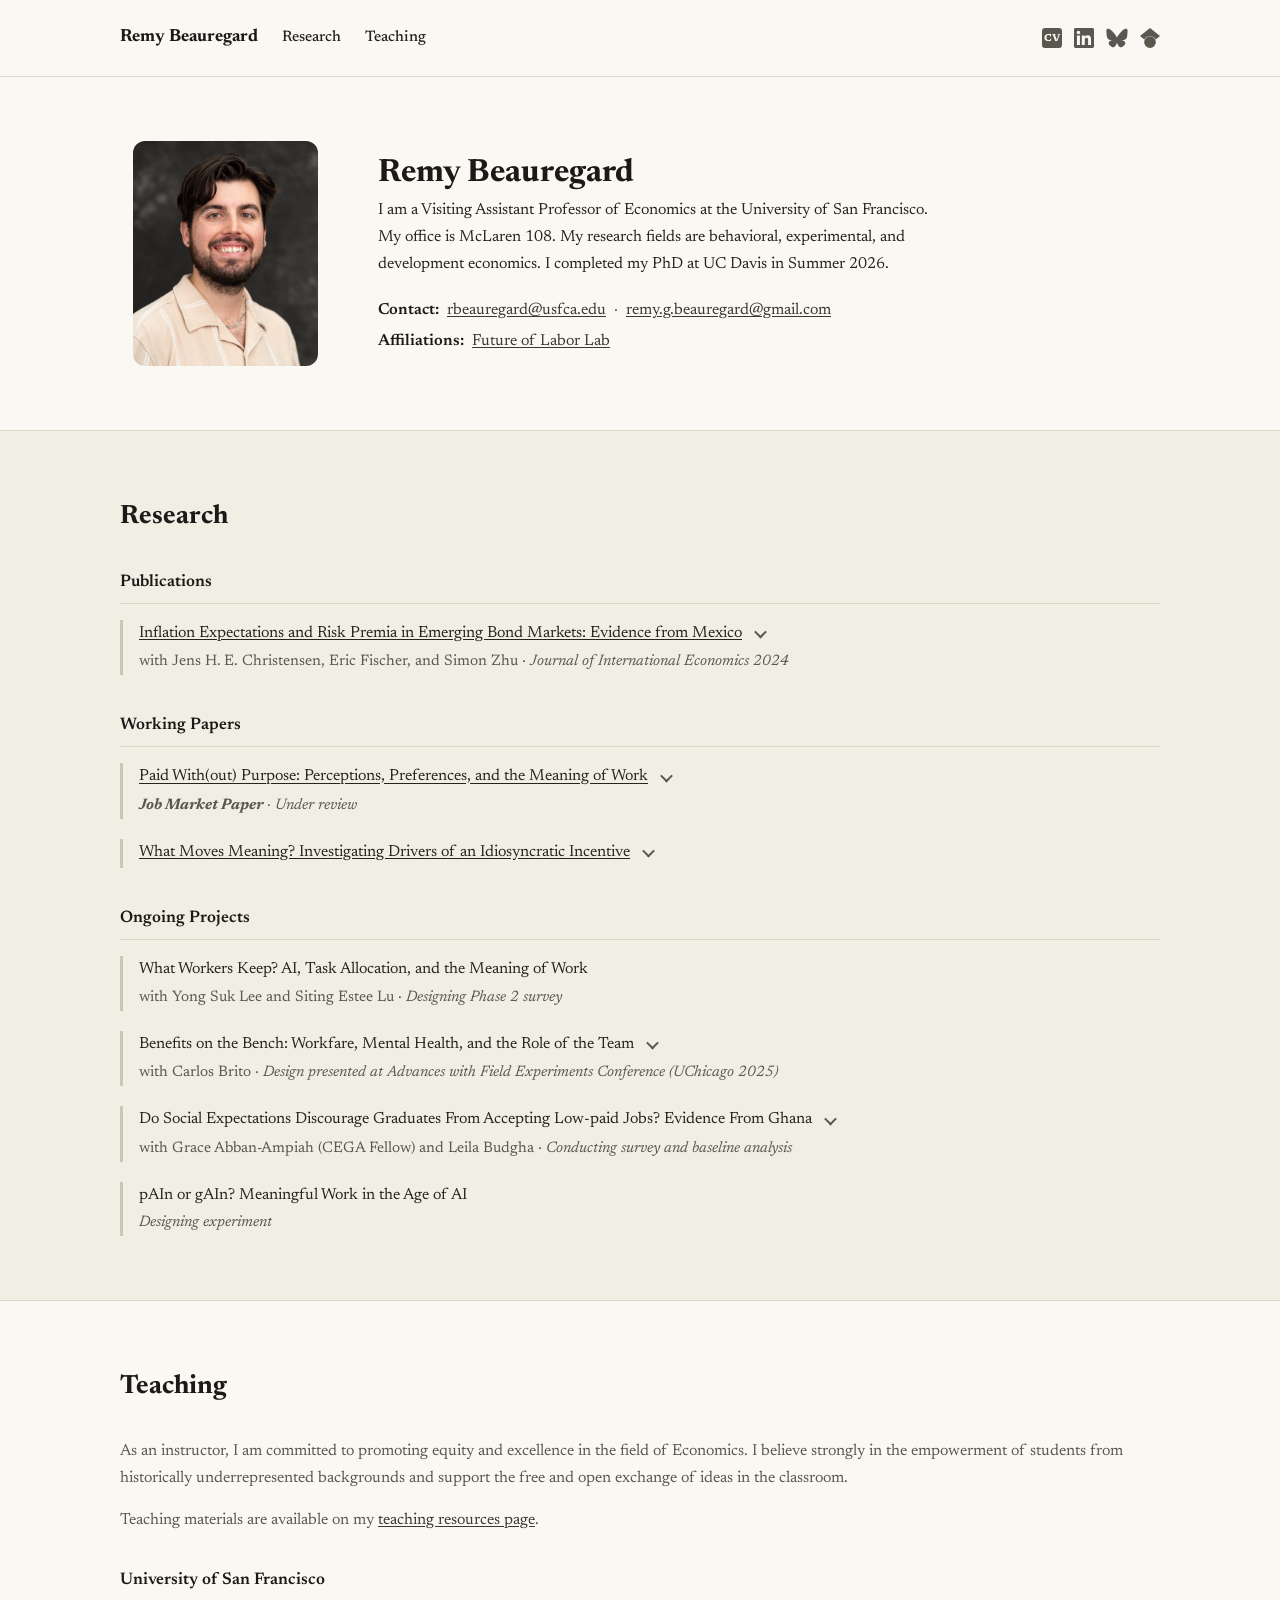
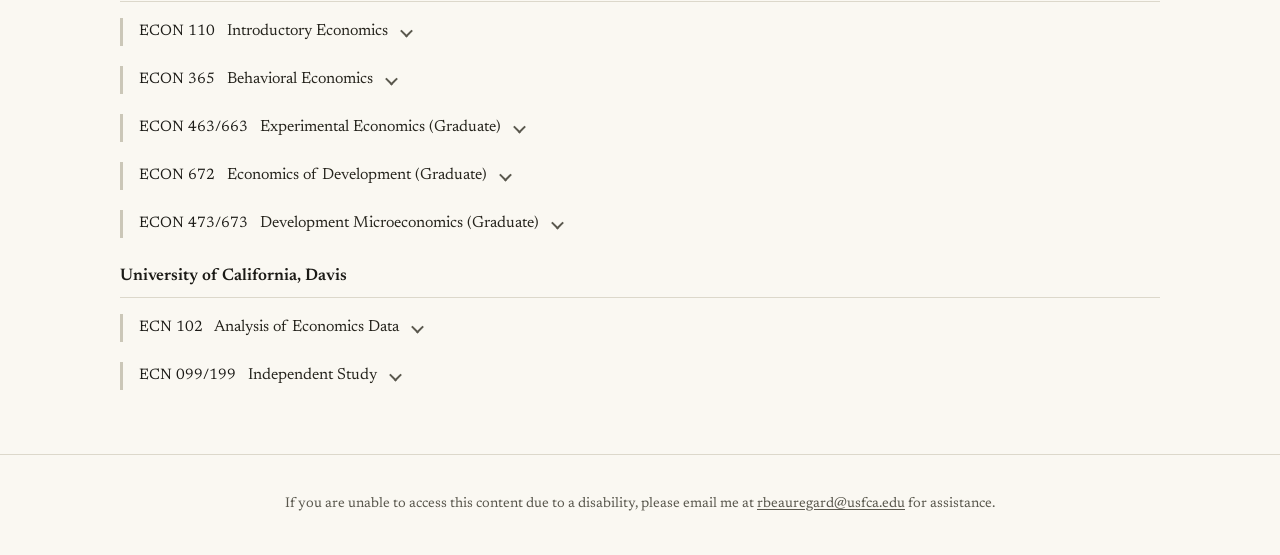
<file: index.html>
<!DOCTYPE html>
<html lang="en">
  <head>
    <meta charset="UTF-8" />
    <meta name="viewport" content="width=device-width, initial-scale=1.0" />
    <title>Remy Beauregard</title>
    <link rel="preconnect" href="https://fonts.googleapis.com" />
    <link rel="preconnect" href="https://fonts.gstatic.com" crossorigin />
    <link rel="stylesheet" href="https://fonts.googleapis.com/css2?family=Newsreader:ital,wght@0,300;0,400;0,500;0,600;0,700;1,400;1,500&display=swap" />
    <link rel="stylesheet" href="styles.css" />
    <link rel="icon" type="image/x-icon" href="Media/favicon.ico" />
    <link rel="icon" type="image/png" sizes="32x32" href="Media/favicon-32x32.png" />
    <link rel="icon" type="image/png" sizes="16x16" href="Media/favicon-16x16.png" />
    <link rel="apple-touch-icon" sizes="180x180" href="Media/apple-touch-icon.png" />
  </head>
  <body>

    <a class="skip-link" href="#top">Skip to main content</a>

    <header class="site-header">
      <nav class="nav container" aria-label="Primary navigation">
        <a class="nav-name" href="#top">Remy Beauregard</a>
        <ul class="nav-links">
          <li><a href="#research">Research</a></li>
          <li><a href="#teaching">Teaching</a></li>
        </ul>
        <div class="nav-actions">
          <a href="cv.html" class="icon-link icon-link-text" aria-label="CV (HTML)" title="CV">CV</a>
          <a href="https://www.linkedin.com/in/rebeauregard/"
             target="_blank" rel="noopener noreferrer"
             aria-label="LinkedIn" class="icon-link" title="LinkedIn">
            <svg xmlns="http://www.w3.org/2000/svg" viewBox="0 0 24 24" fill="currentColor" width="20" height="20" aria-hidden="true">
              <path d="M20.447 20.452h-3.554v-5.569c0-1.328-.027-3.037-1.852-3.037-1.853 0-2.136 1.445-2.136 2.939v5.667H9.351V9h3.414v1.561h.046c.477-.9 1.637-1.85 3.37-1.85 3.601 0 4.267 2.37 4.267 5.455v6.286zM5.337 7.433c-1.144 0-2.063-.926-2.063-2.065 0-1.138.92-2.063 2.063-2.063 1.14 0 2.064.925 2.064 2.063 0 1.139-.925 2.065-2.064 2.065zm1.782 13.019H3.555V9h3.564v11.452zM22.225 0H1.771C.792 0 0 .774 0 1.729v20.542C0 23.227.792 24 1.771 24h20.451C23.2 24 24 23.227 24 22.271V1.729C24 .774 23.2 0 22.222 0h.003z"/>
            </svg>
          </a>
          <a href="https://bsky.app/profile/rebeau.bsky.social"
             target="_blank" rel="noopener noreferrer"
             aria-label="Bluesky" class="icon-link" title="Bluesky">
            <svg xmlns="http://www.w3.org/2000/svg" viewBox="0 0 600 530" fill="currentColor" width="22" height="20" aria-hidden="true">
              <path d="m135.72 44.03c66.496 49.921 138.02 151.14 164.28 205.46 26.262-54.316 97.782-155.54 164.28-205.46 47.98-36.021 125.72-63.892 125.72 24.795 0 17.712-10.155 148.79-16.111 170.07-20.703 73.984-96.144 92.854-163.25 81.433 117.3 19.964 147.14 86.091 82.697 152.22-122.39 125.59-175.91-31.511-189.63-71.766-2.514-7.3797-3.6904-10.832-3.7077-7.8964-0.0174-2.9357-1.1937 0.51669-3.7077 7.8964-13.714 40.255-67.233 197.36-189.63 71.766-64.444-66.128-34.605-132.26 82.697-152.22-67.108 11.421-142.55-7.4491-163.25-81.433-5.9562-21.282-16.111-152.36-16.111-170.07 0-88.687 77.742-60.816 125.72-24.795z"/>
            </svg>
          </a>
          <a href="https://scholar.google.com/citations?user=FvOiEfsAAAAJ"
             target="_blank" rel="noopener noreferrer"
             aria-label="Google Scholar" class="icon-link" title="Google Scholar">
            <svg xmlns="http://www.w3.org/2000/svg" viewBox="0 0 24 24" fill="currentColor" width="20" height="20" aria-hidden="true">
              <path d="M5.242 13.769L0 9.5 12 0l12 9.5-5.242 4.269C17.548 11.249 14.978 9.5 12 9.5c-2.977 0-5.548 1.748-6.758 4.269zM12 10a7 7 0 1 0 0 14 7 7 0 0 0 0-14z"/>
            </svg>
          </a>
        </div>
      </nav>
    </header>

    <main id="top">

      <section id="about" class="section">
        <div class="container profile-layout">
          <div class="profile-photo-wrap">
            <img src="Media/Remy%20Beauregard.jpg" alt="Studio headshot of Remy Beauregard, a young man with wavy dark brown hair and a dark beard, smiling at the camera, wearing a cream striped collared shirt against a mottled gray backdrop" class="profile-img" />
          </div>
          <div class="profile-bio">
            <h1>Remy Beauregard</h1>
            <p>
             I am a Visiting Assistant Professor of Economics at the University of San Francisco. My office is McLaren 108. My research fields are behavioral, experimental, and development economics. I completed my PhD at UC Davis in Summer 2026.</p>
            <div class="contact-block">
              <p class="contact-line">
                <span class="contact-label">Contact:</span>
                <a href="mailto:rbeauregard@usfca.edu" aria-label="Email rbeauregard@usfca.edu">rbeauregard@usfca.edu</a>
                <span class="contact-sep" aria-hidden="true">&middot;</span>
                <a href="mailto:remy.g.beauregard@gmail.com" aria-label="Email remy.g.beauregard@gmail.com">remy.g.beauregard@gmail.com</a>
              </p>
              <p class="contact-line">
                <span class="contact-label">Affiliations:</span>
                <a href="https://www.folab.org/" target="_blank" rel="noopener noreferrer">Future of Labor Lab</a>
              </p>
            </div>
          </div>
        </div>
      </section>

      <!-- ── Research ── -->
      <section id="research" class="section alt">
        <div class="container">
          <h2>Research</h2>

          <div class="paper-group">
            <h3>Publications</h3>
            <ul class="paper-list">
              <li class="paper">
                <p class="paper-title">
                  <a href="https://www.sciencedirect.com/science/article/abs/pii/S0022199624000886"
                     target="_blank" rel="noopener noreferrer">Inflation Expectations and Risk Premia in Emerging Bond Markets: Evidence from Mexico</a>
                  <button class="abstract-toggle" title="Expand" aria-label="Expand abstract" aria-expanded="false" aria-controls="abstract-jie">&#9660;</button>
                </p>
                <p class="paper-details">
                  with Jens H.&thinsp;E. Christensen, Eric Fischer, and Simon Zhu  &middot;
                  <em>Journal of International Economics 2024</em>
                </p>
                <p class="paper-abstract" id="abstract-jie" hidden>To study inflation expectations and associated risk premia in emerging bond markets, we provide estimates for Mexico based on an arbitrage-free dynamic term structure model of nominal and real bond prices that accounts for their liquidity risk. Beyond documenting the existence of large and weakly correlated liquidity premia in nominal and real bond prices, our results indicate that long-term inflation expectations in Mexico are well anchored close to the Bank of Mexico’s inflation target. Furthermore, Mexican inflation risk premia are larger and more volatile than those in Canada and the United States. </p>
              </li>
            </ul>
          </div>

          <div class="paper-group">
            <h3>Working Papers</h3>
            <ul class="paper-list">
              <li class="paper">
                <p class="paper-title">
                  <a href="https://papers.ssrn.com/sol3/papers.cfm?abstract_id=5676482"
                     target="_blank" rel="noopener noreferrer">Paid With(out) Purpose: Perceptions, Preferences, and the Meaning of Work</a>
                  <button class="abstract-toggle" title="Expand" aria-label="Expand abstract" aria-expanded="false" aria-controls="abstract-jmp">&#9660;</button>
                </p>
                <p class="paper-details">
                  <em><strong>Job Market Paper</strong> &middot; Under review</em>
                </p>
                <div class="paper-abstract" id="abstract-jmp" hidden>
                  <p>Work meaning has emerged as a key nonmonetary incentive for workers, but how best to design and target meaningful work is not yet well understood. In an online experiment in which 832 US workers rate two framings of the same task, choose between them at randomized pay, and then work on randomly assigned tasks, I test whether perceptions of work meaning identify workers who value it. Two results stand out. First, perceptions do not identify preferences: over a third of workers who rate one task above the other never give up pay for meaning, yet they rate both tasks no differently from workers who trade off pay against meaning. Second, assigning the task rated more meaningful on average versus using each worker's own rating yields estimates of opposite sign for output quantity and time spent. Designs relying on reported or average meaning may therefore misidentify both who values meaningful work and its effects.</p>
                </div>
              </li>
              <li class="paper">
                <p class="paper-title">
                  <a href="https://papers.ssrn.com/abstract=6664038"
                     target="_blank" rel="noopener noreferrer">What Moves Meaning? Investigating Drivers of an Idiosyncratic Incentive</a>
                  <button class="abstract-toggle" title="Expand" aria-label="Expand abstract" aria-expanded="false" aria-controls="abstract-wmm">&#9660;</button>
                </p>
                <div class="paper-abstract" id="abstract-wmm" hidden>
                  <p>I develop an online experiment with 832 participants on Prolific to examine how five light-touch interventions, drawing on two distinct approaches, affect the subjective experience of work. These include information emphasizing the social importance of a task and prompts asking workers to generate their own reasons for a task's importance or to reflect on what they personally find meaningful. No intervention detectably moves the average perceived meaningfulness of either task, perceived difficulty, satisfaction, mood, or the incentives workers reveal in paid choices. In exploratory analyses by incentive type, I find positive estimates for meaning concentrated among workers whose paid choices reveal that they value work meaning. Together, these findings suggest that perceived work meaning is difficult to move with brief prompts, but that any gains are likely to be concentrated among workers who already value meaning.</p>
                </div>
              </li>
            </ul>
          </div>

          <div class="paper-group">
            <h3>Ongoing Projects</h3>
            <ul class="paper-list">
              <li class="paper">
                <p class="paper-title">
                   What Workers Keep? AI, Task Allocation, and the Meaning of Work
                </p>
               <p class="paper-details">
                with Yong Suk Lee and Siting Estee Lu &middot; <em>Designing Phase 2 survey</em>
               </p>
              </li>
              <li class="paper">
                <p class="paper-title">
                  Benefits on the Bench: Workfare, Mental Health, and the Role of the Team
                  <button class="abstract-toggle" title="Expand" aria-label="Expand abstract" aria-expanded="false" aria-controls="abstract-bench">&#9660;</button>
                </p>
                <p class="paper-details">
                  with Carlos Brito &middot; <em> Design presented at Advances with Field Experiments Conference (UChicago 2025)
                  </em>
                </p>
                <div class="paper-abstract" id="abstract-bench" hidden>
                  <p>Recent studies have found large positive effects of working compared to pure cash transfers on various measures of mental health for labor demand-constrained populations. We hypothesize that some such benefits could stem from belonging to and training with a team even if one is not ultimately selected to work, which we term as "being on the bench". This study proposes a novel field experiment to investigate the effects of being placed on the bench by a randomized employment lottery for forcibly displaced Venezuelan migrants in Roraima, a Brazilian border state. This population is understood to have both high unemployment and job-seeking as well as poor mental health, making them both appropriate and necessary to study. Similar to previous studies, we also include a cash transfer treatment arm and pure control for comparison.</p>
                </div>
              </li>
              <li class="paper">
                <p class="paper-title">
                  Do Social Expectations Discourage Graduates From Accepting Low-paid Jobs? Evidence From Ghana
                  <button class="abstract-toggle" title="Expand" aria-label="Expand abstract" aria-expanded="false" aria-controls="abstract-ghana">&#9660;</button>
                </p>
                <p class="paper-details">
                    with Grace Abban-Ampiah (CEGA Fellow) and Leila Budgha &middot; <em>Conducting survey and baseline analysis</em>
                </p>
                <div class="paper-abstract" id="abstract-ghana" hidden>
                  <p>High unemployment rates among tertiary-educated people pose challenges in low and middle income countries, particularly affecting graduates in Sub-Saharan African countries. This study specifically examines the role of social norms and how they affect Ghanaian business school graduates' willingness to take low-paid jobs as potential stepping stones to better career opportunities. We use surveys and interviews to inform a future randomized controlled trial aimed at modifying graduates' misconceptions and at increasing acceptance of low-paid employment. The findings should guide universities and policymakers to mitigate social pressures and help graduates navigate the labor market.</p>
                </div>
              </li>
              <li class="paper">
                <p class="paper-title">
                  pAIn or gAIn? Meaningful Work in the Age of AI
                </p>
                <p class="paper-details">
                  <em>Designing experiment</em>
                </p>
              </li>
            </ul>
          </div>
        </div>
      </section>

      <!-- ── Teaching ── -->
      <section id="teaching" class="section">
        <div class="container">
          <h2>Teaching</h2>
          <p class="teaching-statement">As an instructor, I am committed to promoting equity and excellence in the field of Economics. I believe strongly in the empowerment of students from historically underrepresented backgrounds and support the free and open exchange of ideas in the classroom.</p>
          <p class="teaching-statement">Teaching materials are available on my <a href="https://remybeauregard.com/Teaching/">teaching resources page</a>.</p>
          <div class="course-group">
            <h3>University of San Francisco</h3>
            <ul class="course-list">
              <li class="course">
                <p class="course-title">
                  <span class="course-code">ECON 110</span>
                  <span class="course-name">Introductory Economics</span>
                  <button class="abstract-toggle" data-label="course description" title="Expand" aria-label="Expand course description" aria-expanded="false" aria-controls="course-econ110">&#9660;</button>
                </p>
                <div class="course-abstract" id="course-econ110" hidden>
                  <p>This course serves as a comprehensive introduction to a diverse array of economic principles, theories, and analytical methodologies, spanning both microeconomics and macroeconomics.</p>
                </div>
              </li>
              <li class="course">
                <p class="course-title">
                  <span class="course-code">ECON 365</span>
                  <span class="course-name">Behavioral Economics</span>
                  <button class="abstract-toggle" data-label="course description" title="Expand" aria-label="Expand course description" aria-expanded="false" aria-controls="course-econ365">&#9660;</button>
                </p>
                <div class="course-abstract" id="course-econ365" hidden>
                  <p>This course is an introduction to behavioral economics. We will study the standard economic model of rational choice alongside evidence from psychology and experimental economics on how people actually make decisions, and ask when and why the two diverge. We begin with choice under certainty, where reference points, framing, and seemingly irrelevant options shape decisions in ways the standard model does not predict. We then turn to judgment and choice under risk and uncertainty, where intuitive probability judgments and attitudes toward gains and losses depart from the rules of probability and expected utility theory. We close by asking what these departures imply for the scope and limits of economic models of human behavior.</p>
                </div>
              </li>
              <li class="course">
                <p class="course-title">
                  <span class="course-code">ECON 463/663</span>
                  <span class="course-name">Experimental Economics (Graduate)</span>
                  <button class="abstract-toggle" data-label="course description" title="Expand" aria-label="Expand course description" aria-expanded="false" aria-controls="course-econ463">&#9660;</button>
                </p>
                <div class="course-abstract" id="course-econ463" hidden>
                  <p>This course is an introduction to experimental economics for first-year master's students and advanced undergraduates with the goal for every student to leave the course able to design a credible economic experiment from start to finish. We begin with the logic of the experimental method: why randomization identifies causal effects, how laboratory and field experiments differ, and how induced values and salient incentives give the experimenter control over the economic environment. We then turn to the practical work of design: writing instructions, choosing a sample size, randomizing, deciding between within-subject and between-subject comparisons, and meeting our ethical and institutional obligations to participants. Finally, we survey what experiments have taught us about markets, individual choice, strategic interaction, and development, and close by asking when experimental results replicate and generalize beyond the setting that produced them.</p>
                </div>
              </li>
              <li class="course">
                <p class="course-title">
                  <span class="course-code">ECON 672</span>
                  <span class="course-name">Economics of Development (Graduate)</span>
                  <button class="abstract-toggle" data-label="course description" title="Expand" aria-label="Expand course description" aria-expanded="false" aria-controls="course-econ672">&#9660;</button>
                </p>
                <div class="course-abstract" id="course-econ672" hidden>
                  <p>This course is an introduction to development economics at the graduate level. We will read and discuss research from across the field to understand both the questions development economists ask and the methods they use to answer them. The course considers development at both the macro and micro level. We begin with aggregate macroeconomic patterns: why income differences across countries are so large and so persistent, and what happens to output and the distribution of income as economies structurally transform. We then turn to the microfoundations of markets, institutions, and household decisions that produce these aggregate patterns, and to the programs and policies designed to address them.</p>
                </div>
              </li>
              <li class="course">
                <p class="course-title">
                  <span class="course-code">ECON 473/673</span>
                  <span class="course-name">Development Microeconomics (Graduate)</span>
                  <button class="abstract-toggle" data-label="course description" title="Expand" aria-label="Expand course description" aria-expanded="false" aria-controls="course-econ673">&#9660;</button>
                </p>
                <div class="course-abstract" id="course-econ673" hidden>
                  <p>This course is an introduction to microeconomic theory for development, designed for first-year master's students and advanced undergraduates. We build and solve the classic models economists use to understand how households and firms in low-income countries produce, consume, invest, and protect themselves against risk when markets are missing or imperfect, and we read empirical research that tests each model's predictions. We begin with the farm household and the markets for land and labor, asking why contracts such as sharecropping exist and how insecure property rights shape investment. We then turn to capital and firms: credit markets under asymmetric information, the returns to capital and management in small firms, smoothing consumption in the face of risk, and the difficulty of saving. Finally, we study investment decisions inside households and communities, including technology adoption, bargaining within the household, schooling, and migration.</p>
                </div>
              </li>
            </ul>
          </div>

          <div class="course-group">
            <h3>University of California, Davis</h3>
            <ul class="course-list">
              <li class="course">
                <p class="course-title">
                  <span class="course-code">ECN 102</span>
                  <span class="course-name">Analysis of Economics Data</span>
                  <button class="abstract-toggle" data-label="course description" title="Expand" aria-label="Expand course description" aria-expanded="false" aria-controls="course-ecn102">&#9660;</button>
                </p>
                <div class="course-abstract" id="course-ecn102" hidden>
                  <p>This course aims to provide both a theoretical and applied understanding of how variables and the relationships between variables are visualized and analyzed in Economics. We will use standard statistical software <em>Stata</em> to read, clean, visualize, and analyze data. The course serves as a bridge between introductory statistics courses and more advanced courses in Econometrics (e.g. ECN 140, 141, 142).</p>
                </div>
              </li>
              <li class="course">
                <p class="course-title">
                  <span class="course-code">ECN 099/199</span>
                  <span class="course-name">Independent Study</span>
                  <button class="abstract-toggle" data-label="course description" title="Expand" aria-label="Expand course description" aria-expanded="false" aria-controls="course-ecn099">&#9660;</button>
                </p>
                <div class="course-abstract" id="course-ecn099" hidden>
                  <p>Undergraduate lower- and upper-division independent study in economics: supervised research projects, directed readings, and individual study developed with a faculty member or graduate student.</p>
                </div>
              </li>
            </ul>
          </div>
        </div>
      </section>

    </main>

    <footer class="footer">
      <div class="container">
        <p>
          If you are unable to access this content due to a disability, please email me at  <a href="mailto:rbeauregard@usfca.edu" aria-label="Email rbeauregard@usfca.edu for accessibility assistance">rbeauregard@usfca.edu</a> for assistance.
        </p>
      </div>
    </footer>

  <script>
    document.querySelectorAll('.abstract-toggle').forEach(btn => {
      btn.addEventListener('click', () => {
        const expanded = btn.getAttribute('aria-expanded') === 'true';
        const label = btn.dataset.label || 'abstract';
        btn.setAttribute('aria-expanded', String(!expanded));
        btn.title = expanded ? 'Expand' : 'Collapse';
        btn.setAttribute('aria-label', (expanded ? 'Expand ' : 'Collapse ') + label);
        document.getElementById(btn.getAttribute('aria-controls')).hidden = expanded;
      });
    });
  </script>
  </body>
</html>
</file>
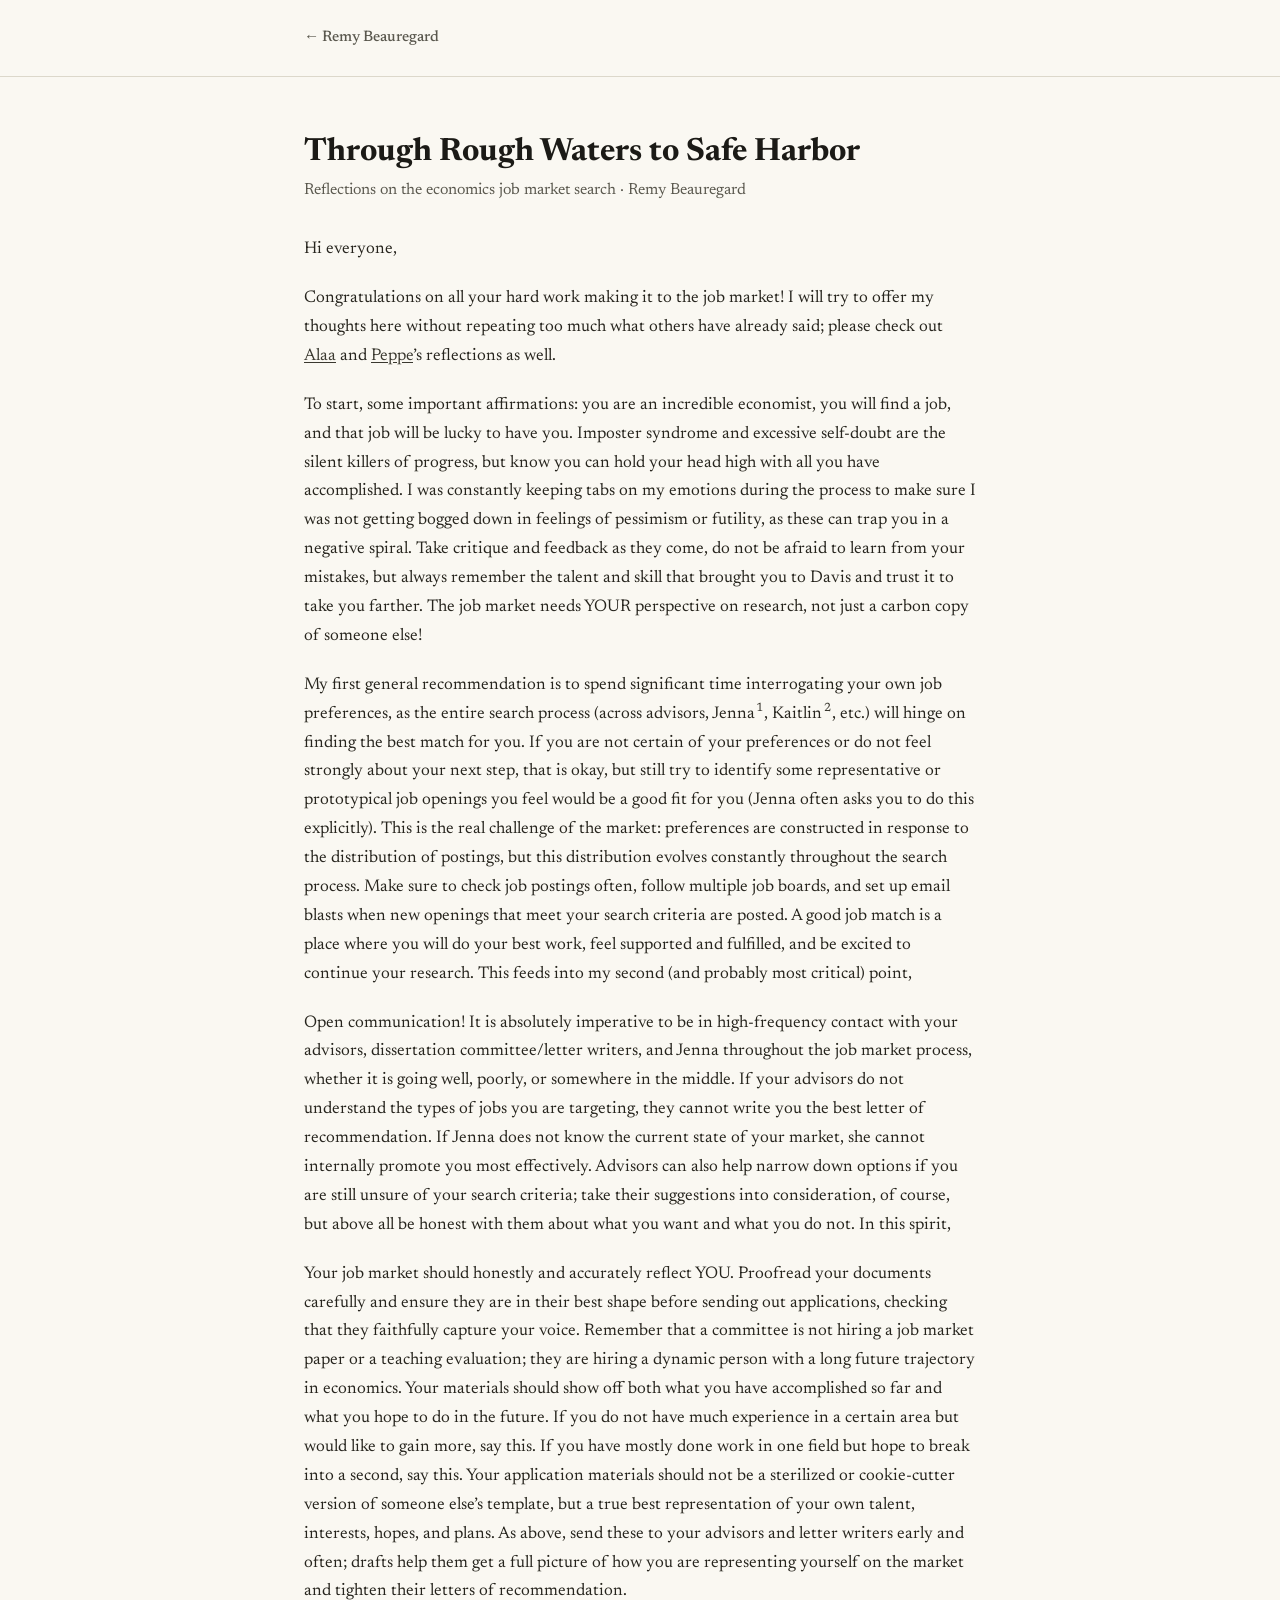
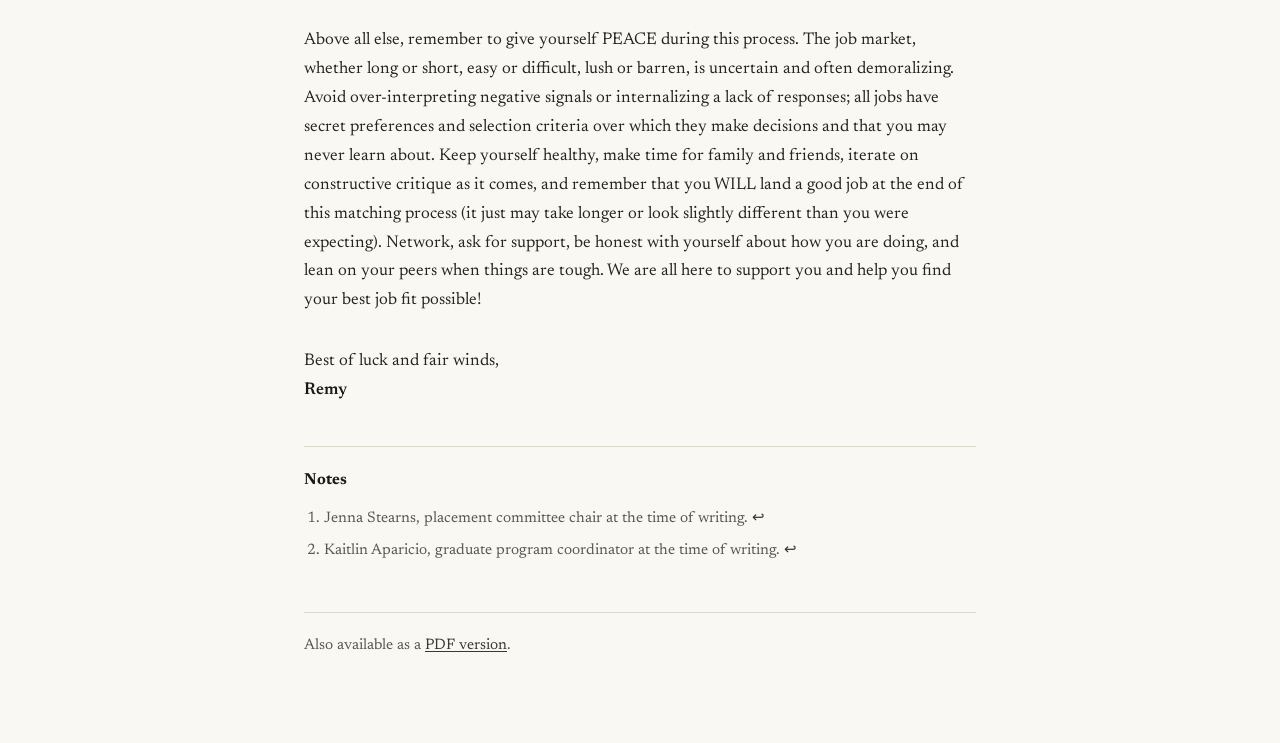
<file: meditations-on-the-market.html>
<!DOCTYPE html>
<html lang="en">
  <head>
    <meta charset="UTF-8" />
    <meta name="viewport" content="width=device-width, initial-scale=1.0" />
    <title>Through Rough Waters to Safe Harbor &middot; Remy Beauregard</title>
    <meta name="description" content="Reflections on the economics job market search process, by Remy Beauregard." />
    <meta name="author" content="Remy Beauregard" />
    <link rel="preconnect" href="https://fonts.googleapis.com" />
    <link rel="preconnect" href="https://fonts.gstatic.com" crossorigin />
    <link rel="stylesheet" href="https://fonts.googleapis.com/css2?family=Newsreader:ital,wght@0,300;0,400;0,500;0,600;0,700;1,400;1,500&display=swap" />
    <link rel="icon" type="image/x-icon" href="Media/favicon.ico" />
    <link rel="icon" type="image/png" sizes="32x32" href="Media/favicon-32x32.png" />
    <link rel="icon" type="image/png" sizes="16x16" href="Media/favicon-16x16.png" />
    <link rel="apple-touch-icon" sizes="180x180" href="Media/apple-touch-icon.png" />
    <style>
      :root {
        --navy: #1b1a16;          /* ink: headings */
        --primary: #3a382f;       /* links & interactive accent */
        --primary-hover: #000000; /* link hover */
        --text: #26241d;          /* body ink */
        --muted: #5a584e;         /* secondary text — ~6.7:1 on paper (WCAG AA) */
        --bg: #faf8f2;            /* warm paper */
        --border: #dcd8cb;        /* warm hairline border */
      }

      *, *::before, *::after { box-sizing: border-box; }

      body {
        margin: 0;
        font-family: 'Newsreader', 'Iowan Old Style', 'Palatino Linotype', Georgia, 'Times New Roman', serif;
        color: var(--text);
        background: var(--bg);
        line-height: 1.7;
        font-size: 1.0625rem;
      }

      a {
        color: var(--primary);
        text-decoration: underline;
        text-underline-offset: 2px;
      }
      a:hover { color: var(--primary-hover); }

      /* Skip link (WCAG 2.4.1) */
      .skip-link {
        position: absolute;
        top: -999px;
        left: 0;
        background: var(--navy);
        color: #ffffff;
        padding: 0.5rem 1rem;
        z-index: 100;
        font-size: 0.875rem;
        text-decoration: none;
        border-radius: 0 0 4px 0;
      }
      .skip-link:focus { top: 0; }

      /* Focus indicators (WCAG 2.4.7) */
      :focus-visible {
        outline: 3px solid var(--primary);
        outline-offset: 3px;
        border-radius: 2px;
      }

      .topbar {
        border-bottom: 1px solid var(--border);
      }
      .topbar-inner {
        width: min(42rem, 92%);
        margin: 0 auto;
        padding: 1rem 0;
      }
      .backlink {
        color: var(--muted);
        font-size: 0.95rem;
        font-weight: 500;
        text-decoration: none;
        display: inline-flex;
        align-items: center;
        min-height: 44px;
      }
      .backlink:hover { color: var(--primary); }

      main {
        width: min(42rem, 92%);
        margin: 0 auto;
        padding: 3.5rem 0 4rem;
      }

      h1 {
        font-size: 2rem;
        font-weight: 700;
        line-height: 1.2;
        color: var(--navy);
        margin: 0 0 0.35rem;
      }

      .byline {
        color: var(--muted);
        font-size: 1rem;
        margin: 0 0 2rem;
      }

      article p { margin: 0 0 1.25rem; }

      .salutation { margin-bottom: 1.25rem; }

      .signature {
        margin-top: 2rem;
      }
      .signature p { margin: 0; }
      .signature .name {
        font-weight: 600;
        color: var(--navy);
      }

      /* Footnote references */
      .fnref {
        font-size: 0.7em;
        line-height: 0;
        position: relative;
      }
      .fnref a {
        text-decoration: none;
        padding: 0 0.1em;
      }
      .fnref a:hover { text-decoration: underline; }

      /* Hover / focus tooltip revealing the note text (WCAG 1.4.13) */
      .fnref a[data-tip]::after {
        content: attr(data-tip);
        position: absolute;
        left: 0;
        bottom: calc(100% + 0.5em);
        width: max-content;
        max-width: 17rem;
        background: var(--navy);
        color: #ffffff;
        font-size: 0.8rem;
        font-weight: 400;
        line-height: 1.45;
        text-align: left;
        padding: 0.5rem 0.7rem;
        border-radius: 6px;
        box-shadow: 0 2px 10px rgba(0, 0, 0, 0.22);
        opacity: 0;
        visibility: hidden;
        transition: opacity 0.12s ease;
        z-index: 30;
      }
      /* small bridge so the pointer can travel from marker to tooltip (hoverable) */
      .fnref a[data-tip]::before {
        content: "";
        position: absolute;
        left: 0;
        bottom: 100%;
        width: 2rem;
        height: 0.6em;
        opacity: 0;
        visibility: hidden;
      }
      .fnref a[data-tip]:hover::after,
      .fnref a[data-tip]:focus-visible::after,
      .fnref a[data-tip]:hover::before,
      .fnref a[data-tip]:focus-visible::before {
        opacity: 1;
        visibility: visible;
      }
      body.tips-off .fnref a[data-tip]::after,
      body.tips-off .fnref a[data-tip]::before {
        display: none;
      }

      /* Endnotes */
      .footnotes {
        margin-top: 2.5rem;
        padding-top: 1.25rem;
        border-top: 1px solid var(--border);
        font-size: 0.95rem;
        color: var(--muted);
      }
      .footnotes-title {
        font-size: 1rem;
        font-weight: 700;
        color: var(--navy);
        margin: 0 0 0.75rem;
      }
      .footnotes ol { margin: 0; padding-left: 1.25rem; }
      .footnotes li { margin-bottom: 0.4rem; }
      .footnote-back { text-decoration: none; }
      .footnote-back:hover { text-decoration: underline; }

      .doc-actions {
        margin-top: 3rem;
        padding-top: 1.25rem;
        border-top: 1px solid var(--border);
        font-size: 0.95rem;
        color: var(--muted);
      }

      /* Print / PDF styling */
      @media print {
        @page { margin: 1in; }
        body { background: #ffffff; font-size: 11pt; }
        .topbar, .skip-link, .doc-actions, .footnote-back { display: none !important; }
        .fnref a[data-tip]::after, .fnref a[data-tip]::before { display: none !important; }
        main { width: 100%; padding: 0; }
        a { color: var(--text); text-decoration: underline; }
      }
    </style>
  </head>
  <body>
    <a class="skip-link" href="#content">Skip to main content</a>

    <div class="topbar">
      <div class="topbar-inner">
        <a class="backlink" href="index.html">&larr; Remy Beauregard</a>
      </div>
    </div>

    <main id="content">
      <article>
        <h1>Through Rough Waters to Safe Harbor</h1>
        <p class="byline">Reflections on the economics job market search &middot; Remy Beauregard</p>

        <p class="salutation">Hi everyone,</p>

        <p>Congratulations on all your hard work making it to the job market! I will try to offer my thoughts here without repeating too much what others have already said; please check out <a href="https://docs.google.com/document/d/1oA4dimXPFMX6H9EcGctP35riFZ4qKVcIPvhUwYXBd90/edit?tab=t.0" target="_blank" rel="noopener noreferrer">Alaa</a> and <a href="https://docs.google.com/document/d/1EzZNRRN8j7p_zxomRAYvq_ivGoPHzidKxmSf_KWqhKo/edit?tab=t.0" target="_blank" rel="noopener noreferrer">Peppe</a>&rsquo;s reflections as well.</p>

        <p>To start, some important affirmations: you are an incredible economist, you will find a job, and that job will be lucky to have you. Imposter syndrome and excessive self-doubt are the silent killers of progress, but know you can hold your head high with all you have accomplished. I was constantly keeping tabs on my emotions during the process to make sure I was not getting bogged down in feelings of pessimism or futility, as these can trap you in a negative spiral. Take critique and feedback as they come, do not be afraid to learn from your mistakes, but always remember the talent and skill that brought you to Davis and trust it to take you farther. The job market needs YOUR perspective on research, not just a carbon copy of someone else!</p>

        <p>My first general recommendation is to spend significant time interrogating your own job preferences, as the entire search process (across advisors, Jenna<sup class="fnref"><a href="#fn1" id="fnref1" role="doc-noteref" aria-describedby="footnote-label" data-tip="Jenna Stearns, placement committee chair at the time of writing.">1</a></sup>, Kaitlin<sup class="fnref"><a href="#fn2" id="fnref2" role="doc-noteref" aria-describedby="footnote-label" data-tip="Kaitlin Aparicio, graduate program coordinator at the time of writing.">2</a></sup>, etc.) will hinge on finding the best match for you. If you are not certain of your preferences or do not feel strongly about your next step, that is okay, but still try to identify some representative or prototypical job openings you feel would be a good fit for you (Jenna often asks you to do this explicitly). This is the real challenge of the market: preferences are constructed in response to the distribution of postings, but this distribution evolves constantly throughout the search process. Make sure to check job postings often, follow multiple job boards, and set up email blasts when new openings that meet your search criteria are posted. A good job match is a place where you will do your best work, feel supported and fulfilled, and be excited to continue your research. This feeds into my second (and probably most critical) point,</p>

        <p>Open communication! It is absolutely imperative to be in high-frequency contact with your advisors, dissertation committee/letter writers, and Jenna throughout the job market process, whether it is going well, poorly, or somewhere in the middle. If your advisors do not understand the types of jobs you are targeting, they cannot write you the best letter of recommendation. If Jenna does not know the current state of your market, she cannot internally promote you most effectively. Advisors can also help narrow down options if you are still unsure of your search criteria; take their suggestions into consideration, of course, but above all be honest with them about what you want and what you do not. In this spirit,</p>

        <p>Your job market should honestly and accurately reflect YOU. Proofread your documents carefully and ensure they are in their best shape before sending out applications, checking that they faithfully capture your voice. Remember that a committee is not hiring a job market paper or a teaching evaluation; they are hiring a dynamic person with a long future trajectory in economics. Your materials should show off both what you have accomplished so far and what you hope to do in the future. If you do not have much experience in a certain area but would like to gain more, say this. If you have mostly done work in one field but hope to break into a second, say this. Your application materials should not be a sterilized or cookie-cutter version of someone else&rsquo;s template, but a true best representation of your own talent, interests, hopes, and plans. As above, send these to your advisors and letter writers early and often; drafts help them get a full picture of how you are representing yourself on the market and tighten their letters of recommendation.</p>

        <p>Above all else, remember to give yourself PEACE during this process. The job market, whether long or short, easy or difficult, lush or barren, is uncertain and often demoralizing. Avoid over-interpreting negative signals or internalizing a lack of responses; all jobs have secret preferences and selection criteria over which they make decisions and that you may never learn about. Keep yourself healthy, make time for family and friends, iterate on constructive critique as it comes, and remember that you WILL land a good job at the end of this matching process (it just may take longer or look slightly different than you were expecting). Network, ask for support, be honest with yourself about how you are doing, and lean on your peers when things are tough. We are all here to support you and help you find your best job fit possible!</p>

        <div class="signature">
          <p>Best of luck and fair winds,</p>
          <p class="name">Remy</p>
        </div>

        <section class="footnotes" role="doc-endnotes" aria-labelledby="footnote-label">
          <h2 id="footnote-label" class="footnotes-title">Notes</h2>
          <ol>
            <li id="fn1">Jenna Stearns, placement committee chair at the time of writing. <a href="#fnref1" class="footnote-back" role="doc-backlink" aria-label="Back to reference 1">&#8617;</a></li>
            <li id="fn2">Kaitlin Aparicio, graduate program coordinator at the time of writing. <a href="#fnref2" class="footnote-back" role="doc-backlink" aria-label="Back to reference 2">&#8617;</a></li>
          </ol>
        </section>

        <p class="doc-actions">
          Also available as a <a href="meditations-on-the-market.pdf">PDF version</a>.
        </p>
      </article>
    </main>
    <script>
      /* Footnote tooltips: allow dismissing with Escape without moving the
         pointer, and re-enable when the user hovers/focuses a marker again
         (WCAG 2.1 SC 1.4.13, "Content on Hover or Focus"). */
      (function () {
        document.addEventListener('keydown', function (e) {
          if (e.key === 'Escape') {
            document.body.classList.add('tips-off');
            var el = document.activeElement;
            if (el && el.matches && el.matches('.fnref a')) el.blur();
          }
        });
        document.querySelectorAll('.fnref a').forEach(function (a) {
          var reenable = function () { document.body.classList.remove('tips-off'); };
          a.addEventListener('mouseenter', reenable);
          a.addEventListener('focus', reenable);
        });
      })();
    </script>
  </body>
</html>
</file>
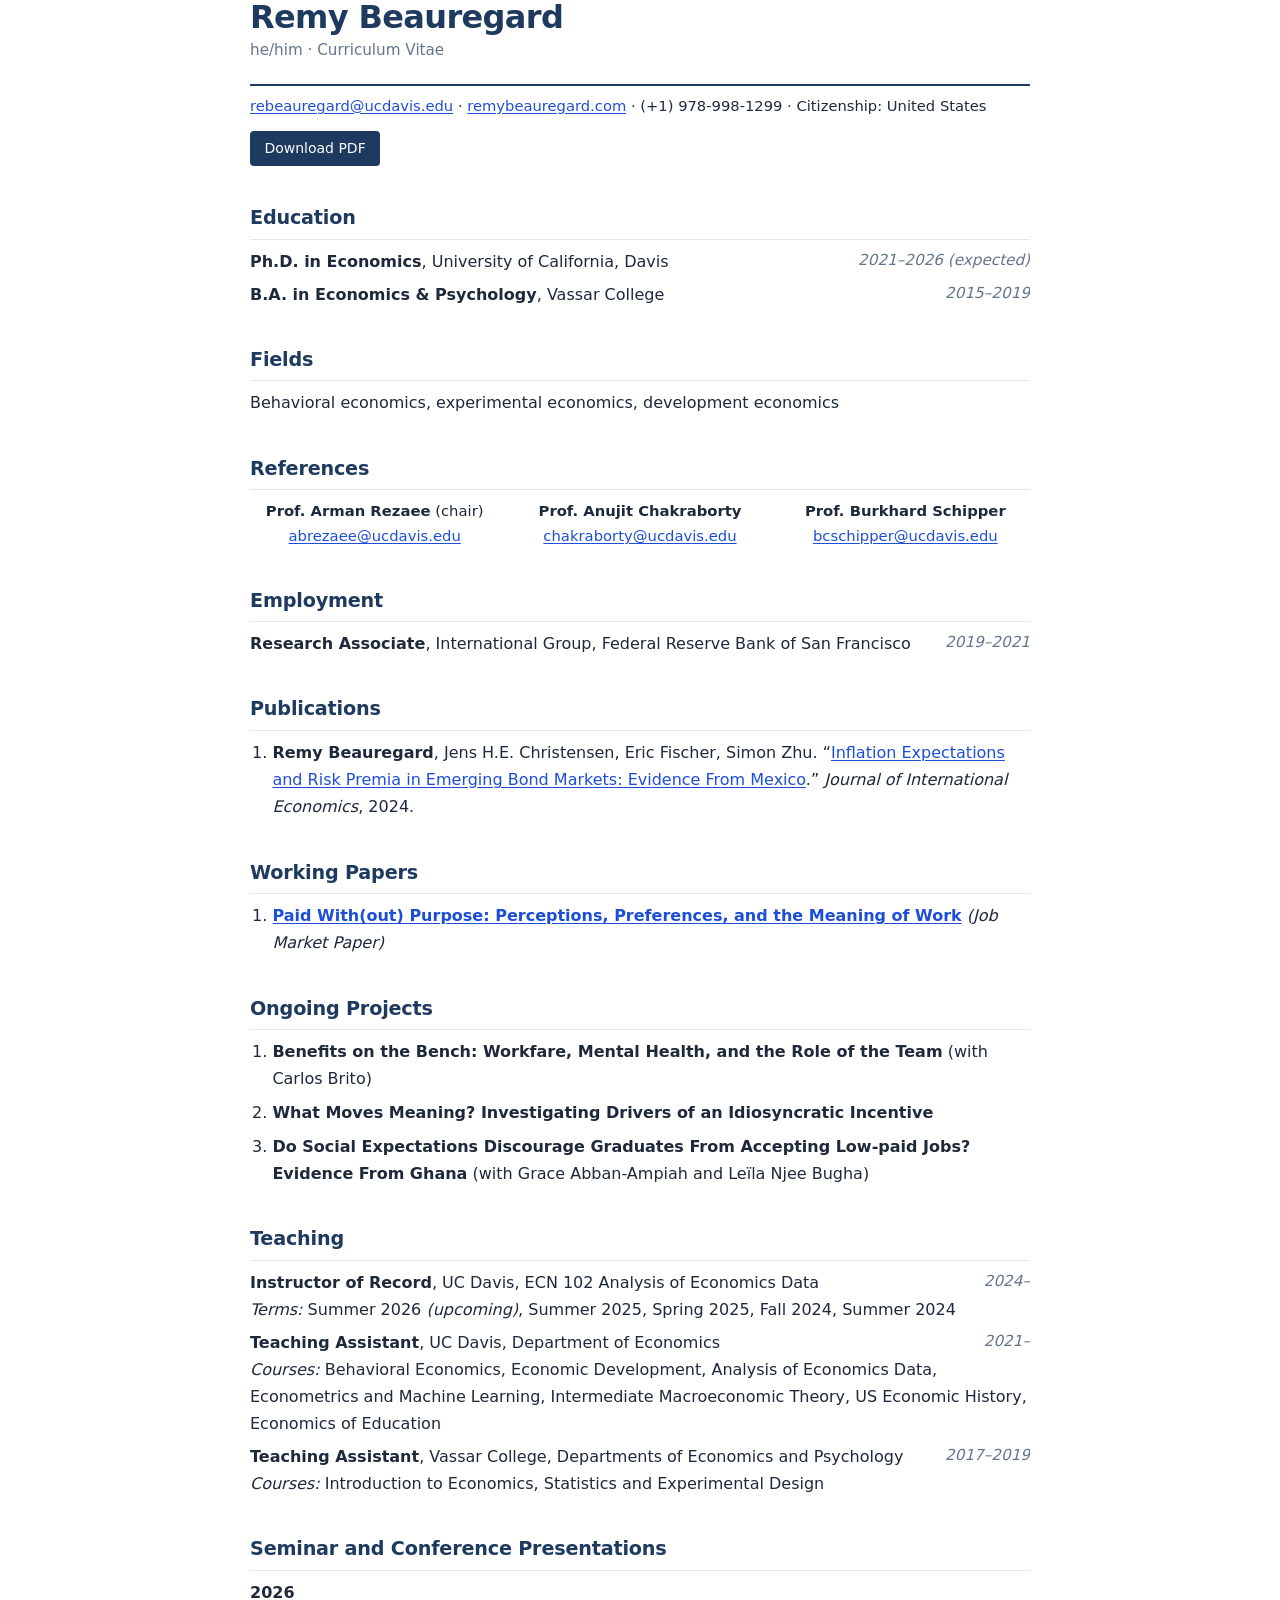
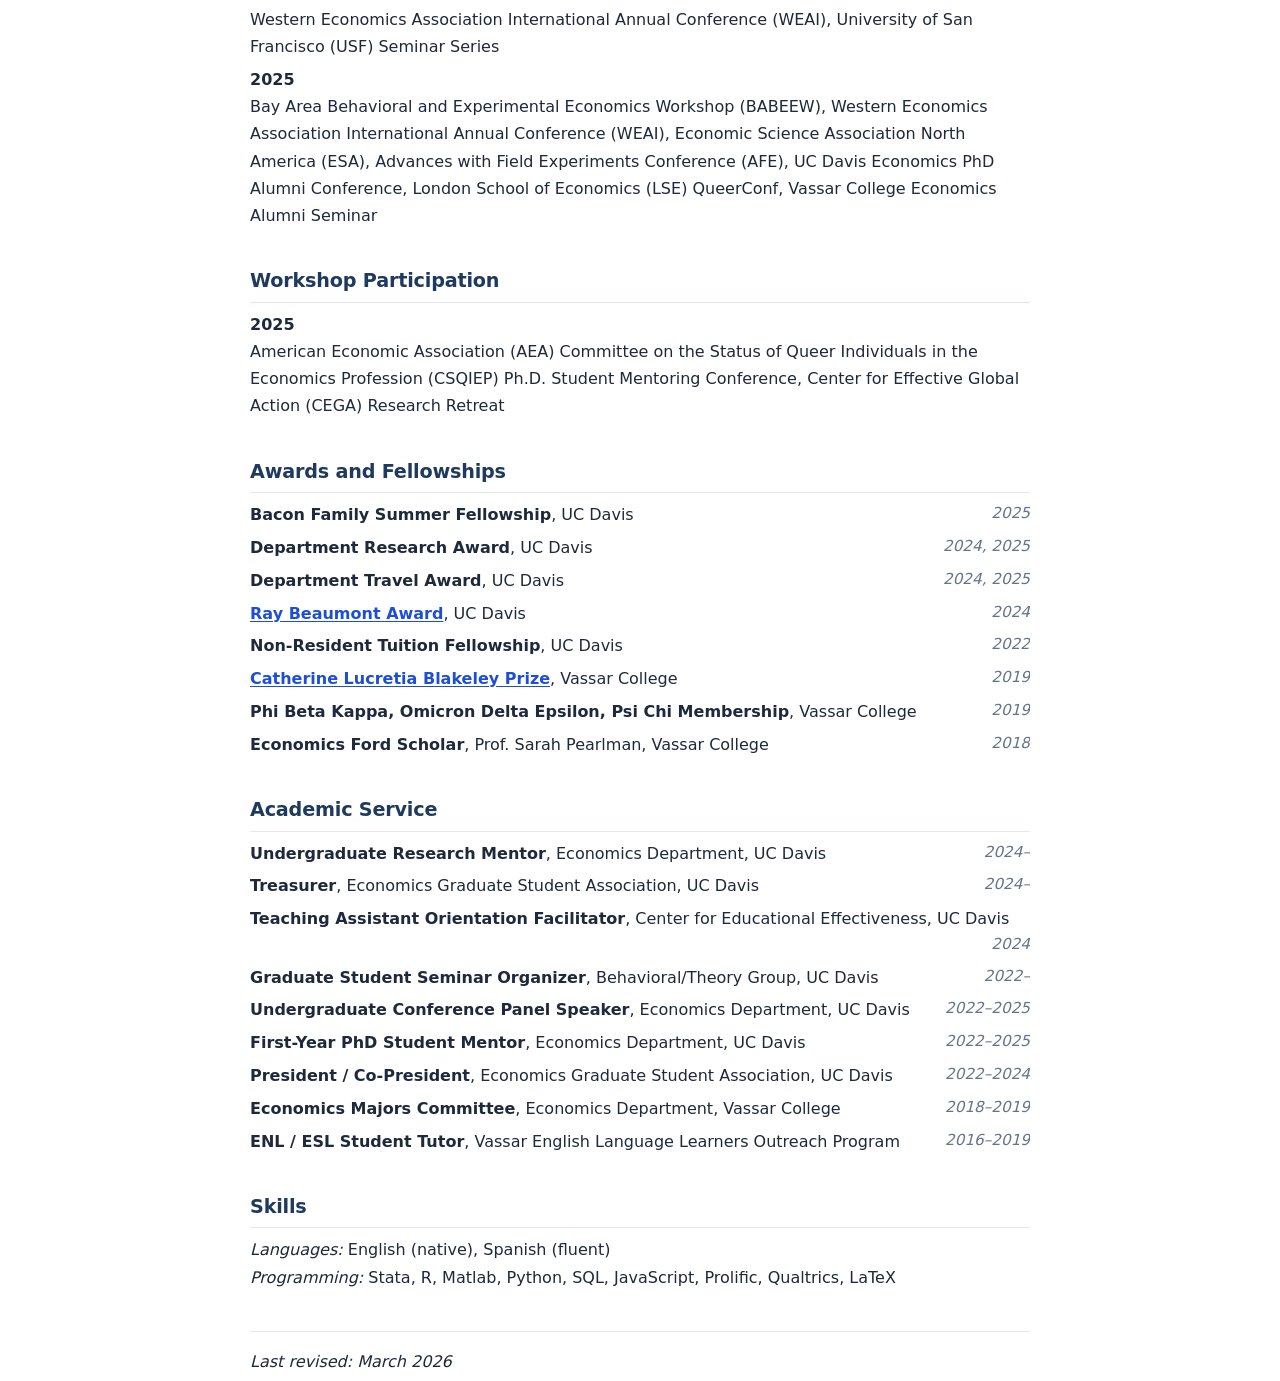
<file: cv/cv.html>
<!DOCTYPE html>
<html xmlns="http://www.w3.org/1999/xhtml" lang="en" xml:lang="en"><head>

<meta charset="utf-8">
<meta name="generator" content="quarto-1.9.36">

<meta name="viewport" content="width=device-width, initial-scale=1.0, user-scalable=yes">


<title>Remy Beauregard</title>
<style>

code{white-space: pre-wrap;}
span.smallcaps{font-variant: small-caps;}
div.columns{display: flex; gap: min(4vw, 1.5em);}
div.column{flex: auto; overflow-x: auto;}
div.hanging-indent{margin-left: 1.5em; text-indent: -1.5em;}
ul.task-list{list-style: none;}
ul.task-list li input[type="checkbox"] {
width: 0.8em;
margin: 0 0.8em 0.2em -1em;  vertical-align: middle;
}
.display.math{display: block; text-align: center; margin: 0.5rem auto;}
</style>


<script>/*!
 * clipboard.js v2.0.11
 * https://clipboardjs.com/
 *
 * Licensed MIT © Zeno Rocha
 */
!function(t,e){"object"==typeof exports&&"object"==typeof module?module.exports=e():"function"==typeof define&&define.amd?define([],e):"object"==typeof exports?exports.ClipboardJS=e():t.ClipboardJS=e()}(this,function(){return n={686:function(t,e,n){"use strict";n.d(e,{default:function(){return b}});var e=n(279),i=n.n(e),e=n(370),u=n.n(e),e=n(817),r=n.n(e);function c(t){try{return document.execCommand(t)}catch(t){return}}var a=function(t){t=r()(t);return c("cut"),t};function o(t,e){var n,o,t=(n=t,o="rtl"===document.documentElement.getAttribute("dir"),(t=document.createElement("textarea")).style.fontSize="12pt",t.style.border="0",t.style.padding="0",t.style.margin="0",t.style.position="absolute",t.style[o?"right":"left"]="-9999px",o=window.pageYOffset||document.documentElement.scrollTop,t.style.top="".concat(o,"px"),t.setAttribute("readonly",""),t.value=n,t);return e.container.appendChild(t),e=r()(t),c("copy"),t.remove(),e}var f=function(t){var e=1<arguments.length&&void 0!==arguments[1]?arguments[1]:{container:document.body},n="";return"string"==typeof t?n=o(t,e):t instanceof HTMLInputElement&&!["text","search","url","tel","password"].includes(null==t?void 0:t.type)?n=o(t.value,e):(n=r()(t),c("copy")),n};function l(t){return(l="function"==typeof Symbol&&"symbol"==typeof Symbol.iterator?function(t){return typeof t}:function(t){return t&&"function"==typeof Symbol&&t.constructor===Symbol&&t!==Symbol.prototype?"symbol":typeof t})(t)}var s=function(){var t=0<arguments.length&&void 0!==arguments[0]?arguments[0]:{},e=t.action,n=void 0===e?"copy":e,o=t.container,e=t.target,t=t.text;if("copy"!==n&&"cut"!==n)throw new Error('Invalid "action" value, use either "copy" or "cut"');if(void 0!==e){if(!e||"object"!==l(e)||1!==e.nodeType)throw new Error('Invalid "target" value, use a valid Element');if("copy"===n&&e.hasAttribute("disabled"))throw new Error('Invalid "target" attribute. Please use "readonly" instead of "disabled" attribute');if("cut"===n&&(e.hasAttribute("readonly")||e.hasAttribute("disabled")))throw new Error('Invalid "target" attribute. You can\'t cut text from elements with "readonly" or "disabled" attributes')}return t?f(t,{container:o}):e?"cut"===n?a(e):f(e,{container:o}):void 0};function p(t){return(p="function"==typeof Symbol&&"symbol"==typeof Symbol.iterator?function(t){return typeof t}:function(t){return t&&"function"==typeof Symbol&&t.constructor===Symbol&&t!==Symbol.prototype?"symbol":typeof t})(t)}function d(t,e){for(var n=0;n<e.length;n++){var o=e[n];o.enumerable=o.enumerable||!1,o.configurable=!0,"value"in o&&(o.writable=!0),Object.defineProperty(t,o.key,o)}}function y(t,e){return(y=Object.setPrototypeOf||function(t,e){return t.__proto__=e,t})(t,e)}function h(n){var o=function(){if("undefined"==typeof Reflect||!Reflect.construct)return!1;if(Reflect.construct.sham)return!1;if("function"==typeof Proxy)return!0;try{return Date.prototype.toString.call(Reflect.construct(Date,[],function(){})),!0}catch(t){return!1}}();return function(){var t,e=v(n);return t=o?(t=v(this).constructor,Reflect.construct(e,arguments,t)):e.apply(this,arguments),e=this,!(t=t)||"object"!==p(t)&&"function"!=typeof t?function(t){if(void 0!==t)return t;throw new ReferenceError("this hasn't been initialised - super() hasn't been called")}(e):t}}function v(t){return(v=Object.setPrototypeOf?Object.getPrototypeOf:function(t){return t.__proto__||Object.getPrototypeOf(t)})(t)}function m(t,e){t="data-clipboard-".concat(t);if(e.hasAttribute(t))return e.getAttribute(t)}var b=function(){!function(t,e){if("function"!=typeof e&&null!==e)throw new TypeError("Super expression must either be null or a function");t.prototype=Object.create(e&&e.prototype,{constructor:{value:t,writable:!0,configurable:!0}}),e&&y(t,e)}(r,i());var t,e,n,o=h(r);function r(t,e){var n;return function(t){if(!(t instanceof r))throw new TypeError("Cannot call a class as a function")}(this),(n=o.call(this)).resolveOptions(e),n.listenClick(t),n}return t=r,n=[{key:"copy",value:function(t){var e=1<arguments.length&&void 0!==arguments[1]?arguments[1]:{container:document.body};return f(t,e)}},{key:"cut",value:function(t){return a(t)}},{key:"isSupported",value:function(){var t=0<arguments.length&&void 0!==arguments[0]?arguments[0]:["copy","cut"],t="string"==typeof t?[t]:t,e=!!document.queryCommandSupported;return t.forEach(function(t){e=e&&!!document.queryCommandSupported(t)}),e}}],(e=[{key:"resolveOptions",value:function(){var t=0<arguments.length&&void 0!==arguments[0]?arguments[0]:{};this.action="function"==typeof t.action?t.action:this.defaultAction,this.target="function"==typeof t.target?t.target:this.defaultTarget,this.text="function"==typeof t.text?t.text:this.defaultText,this.container="object"===p(t.container)?t.container:document.body}},{key:"listenClick",value:function(t){var e=this;this.listener=u()(t,"click",function(t){return e.onClick(t)})}},{key:"onClick",value:function(t){var e=t.delegateTarget||t.currentTarget,n=this.action(e)||"copy",t=s({action:n,container:this.container,target:this.target(e),text:this.text(e)});this.emit(t?"success":"error",{action:n,text:t,trigger:e,clearSelection:function(){e&&e.focus(),window.getSelection().removeAllRanges()}})}},{key:"defaultAction",value:function(t){return m("action",t)}},{key:"defaultTarget",value:function(t){t=m("target",t);if(t)return document.querySelector(t)}},{key:"defaultText",value:function(t){return m("text",t)}},{key:"destroy",value:function(){this.listener.destroy()}}])&&d(t.prototype,e),n&&d(t,n),r}()},828:function(t){var e;"undefined"==typeof Element||Element.prototype.matches||((e=Element.prototype).matches=e.matchesSelector||e.mozMatchesSelector||e.msMatchesSelector||e.oMatchesSelector||e.webkitMatchesSelector),t.exports=function(t,e){for(;t&&9!==t.nodeType;){if("function"==typeof t.matches&&t.matches(e))return t;t=t.parentNode}}},438:function(t,e,n){var u=n(828);function i(t,e,n,o,r){var i=function(e,n,t,o){return function(t){t.delegateTarget=u(t.target,n),t.delegateTarget&&o.call(e,t)}}.apply(this,arguments);return t.addEventListener(n,i,r),{destroy:function(){t.removeEventListener(n,i,r)}}}t.exports=function(t,e,n,o,r){return"function"==typeof t.addEventListener?i.apply(null,arguments):"function"==typeof n?i.bind(null,document).apply(null,arguments):("string"==typeof t&&(t=document.querySelectorAll(t)),Array.prototype.map.call(t,function(t){return i(t,e,n,o,r)}))}},879:function(t,n){n.node=function(t){return void 0!==t&&t instanceof HTMLElement&&1===t.nodeType},n.nodeList=function(t){var e=Object.prototype.toString.call(t);return void 0!==t&&("[object NodeList]"===e||"[object HTMLCollection]"===e)&&"length"in t&&(0===t.length||n.node(t[0]))},n.string=function(t){return"string"==typeof t||t instanceof String},n.fn=function(t){return"[object Function]"===Object.prototype.toString.call(t)}},370:function(t,e,n){var f=n(879),l=n(438);t.exports=function(t,e,n){if(!t&&!e&&!n)throw new Error("Missing required arguments");if(!f.string(e))throw new TypeError("Second argument must be a String");if(!f.fn(n))throw new TypeError("Third argument must be a Function");if(f.node(t))return c=e,a=n,(u=t).addEventListener(c,a),{destroy:function(){u.removeEventListener(c,a)}};if(f.nodeList(t))return o=t,r=e,i=n,Array.prototype.forEach.call(o,function(t){t.addEventListener(r,i)}),{destroy:function(){Array.prototype.forEach.call(o,function(t){t.removeEventListener(r,i)})}};if(f.string(t))return t=t,e=e,n=n,l(document.body,t,e,n);throw new TypeError("First argument must be a String, HTMLElement, HTMLCollection, or NodeList");var o,r,i,u,c,a}},817:function(t){t.exports=function(t){var e,n="SELECT"===t.nodeName?(t.focus(),t.value):"INPUT"===t.nodeName||"TEXTAREA"===t.nodeName?((e=t.hasAttribute("readonly"))||t.setAttribute("readonly",""),t.select(),t.setSelectionRange(0,t.value.length),e||t.removeAttribute("readonly"),t.value):(t.hasAttribute("contenteditable")&&t.focus(),n=window.getSelection(),(e=document.createRange()).selectNodeContents(t),n.removeAllRanges(),n.addRange(e),n.toString());return n}},279:function(t){function e(){}e.prototype={on:function(t,e,n){var o=this.e||(this.e={});return(o[t]||(o[t]=[])).push({fn:e,ctx:n}),this},once:function(t,e,n){var o=this;function r(){o.off(t,r),e.apply(n,arguments)}return r._=e,this.on(t,r,n)},emit:function(t){for(var e=[].slice.call(arguments,1),n=((this.e||(this.e={}))[t]||[]).slice(),o=0,r=n.length;o<r;o++)n[o].fn.apply(n[o].ctx,e);return this},off:function(t,e){var n=this.e||(this.e={}),o=n[t],r=[];if(o&&e)for(var i=0,u=o.length;i<u;i++)o[i].fn!==e&&o[i].fn._!==e&&r.push(o[i]);return r.length?n[t]=r:delete n[t],this}},t.exports=e,t.exports.TinyEmitter=e}},r={},o.n=function(t){var e=t&&t.__esModule?function(){return t.default}:function(){return t};return o.d(e,{a:e}),e},o.d=function(t,e){for(var n in e)o.o(e,n)&&!o.o(t,n)&&Object.defineProperty(t,n,{enumerable:!0,get:e[n]})},o.o=function(t,e){return Object.prototype.hasOwnProperty.call(t,e)},o(686).default;function o(t){if(r[t])return r[t].exports;var e=r[t]={exports:{}};return n[t](e,e.exports,o),e.exports}var n,r});</script>
<script>(function (root, factory) {
  if (typeof define === "function" && define.amd) {
    define([], function () {
      return factory(root);
    });
  } else if (typeof exports === "object") {
    module.exports = factory(root);
  } else {
    root.Tabby = factory(root);
  }
})(
  typeof global !== "undefined"
    ? global
    : typeof window !== "undefined"
    ? window
    : this,
  function (window) {
    "use strict";

    //
    // Variables
    //

    var defaults = {
      idPrefix: "tabby-toggle_",
      default: "[data-tabby-default]",
    };

    //
    // Methods
    //

    /**
     * Merge two or more objects together.
     * @param   {Object}   objects  The objects to merge together
     * @returns {Object}            Merged values of defaults and options
     */
    var extend = function () {
      var merged = {};
      Array.prototype.forEach.call(arguments, function (obj) {
        for (var key in obj) {
          if (!obj.hasOwnProperty(key)) return;
          merged[key] = obj[key];
        }
      });
      return merged;
    };

    /**
     * Emit a custom event
     * @param  {String} type    The event type
     * @param  {Node}   tab     The tab to attach the event to
     * @param  {Node}   details Details about the event
     */
    var emitEvent = function (tab, details) {
      // Create a new event
      var event;
      if (typeof window.CustomEvent === "function") {
        event = new CustomEvent("tabby", {
          bubbles: true,
          cancelable: true,
          detail: details,
        });
      } else {
        event = document.createEvent("CustomEvent");
        event.initCustomEvent("tabby", true, true, details);
      }

      // Dispatch the event
      tab.dispatchEvent(event);
    };

    var focusHandler = function (event) {
      toggle(event.target);
    };

    var getKeyboardFocusableElements = function (element) {
      return [
        ...element.querySelectorAll(
          'a[href], button, input, textarea, select, details,[tabindex]:not([tabindex="-1"])'
        ),
      ].filter(
        (el) => !el.hasAttribute("disabled") && !el.getAttribute("aria-hidden")
      );
    };

    /**
     * Remove roles and attributes from a tab and its content
     * @param  {Node}   tab      The tab
     * @param  {Node}   content  The tab content
     * @param  {Object} settings User settings and options
     */
    var destroyTab = function (tab, content, settings) {
      // Remove the generated ID
      if (tab.id.slice(0, settings.idPrefix.length) === settings.idPrefix) {
        tab.id = "";
      }

      // remove event listener
      tab.removeEventListener("focus", focusHandler, true);

      // Remove roles
      tab.removeAttribute("role");
      tab.removeAttribute("aria-controls");
      tab.removeAttribute("aria-selected");
      tab.removeAttribute("tabindex");
      tab.closest("li").removeAttribute("role");
      content.removeAttribute("role");
      content.removeAttribute("aria-labelledby");
      content.removeAttribute("hidden");
    };

    /**
     * Add the required roles and attributes to a tab and its content
     * @param  {Node}   tab      The tab
     * @param  {Node}   content  The tab content
     * @param  {Object} settings User settings and options
     */
    var setupTab = function (tab, content, settings) {
      // Give tab an ID if it doesn't already have one
      if (!tab.id) {
        tab.id = settings.idPrefix + content.id;
      }

      // Add roles
      tab.setAttribute("role", "tab");
      tab.setAttribute("aria-controls", content.id);
      tab.closest("li").setAttribute("role", "presentation");
      content.setAttribute("role", "tabpanel");
      content.setAttribute("aria-labelledby", tab.id);

      // Add selected state
      if (tab.matches(settings.default)) {
        tab.setAttribute("aria-selected", "true");
      } else {
        tab.setAttribute("aria-selected", "false");
        content.setAttribute("hidden", "hidden");
      }

      // add focus event listender
      tab.addEventListener("focus", focusHandler);
    };

    /**
     * Hide a tab and its content
     * @param  {Node} newTab The new tab that's replacing it
     */
    var hide = function (newTab) {
      // Variables
      var tabGroup = newTab.closest('[role="tablist"]');
      if (!tabGroup) return {};
      var tab = tabGroup.querySelector('[role="tab"][aria-selected="true"]');
      if (!tab) return {};
      var content = document.querySelector(tab.hash);

      // Hide the tab
      tab.setAttribute("aria-selected", "false");

      // Hide the content
      if (!content) return { previousTab: tab };
      content.setAttribute("hidden", "hidden");

      // Return the hidden tab and content
      return {
        previousTab: tab,
        previousContent: content,
      };
    };

    /**
     * Show a tab and its content
     * @param  {Node} tab      The tab
     * @param  {Node} content  The tab content
     */
    var show = function (tab, content) {
      tab.setAttribute("aria-selected", "true");
      content.removeAttribute("hidden");
      tab.focus();
    };

    /**
     * Toggle a new tab
     * @param  {Node} tab The tab to show
     */
    var toggle = function (tab) {
      // Make sure there's a tab to toggle and it's not already active
      if (!tab || tab.getAttribute("aria-selected") == "true") return;

      // Variables
      var content = document.querySelector(tab.hash);
      if (!content) return;

      // Hide active tab and content
      var details = hide(tab);

      // Show new tab and content
      show(tab, content);

      // Add event details
      details.tab = tab;
      details.content = content;

      // Emit a custom event
      emitEvent(tab, details);
    };

    /**
     * Get all of the tabs in a tablist
     * @param  {Node}   tab  A tab from the list
     * @return {Object}      The tabs and the index of the currently active one
     */
    var getTabsMap = function (tab) {
      var tabGroup = tab.closest('[role="tablist"]');
      var tabs = tabGroup ? tabGroup.querySelectorAll('[role="tab"]') : null;
      if (!tabs) return;
      return {
        tabs: tabs,
        index: Array.prototype.indexOf.call(tabs, tab),
      };
    };

    /**
     * Switch the active tab based on keyboard activity
     * @param  {Node} tab The currently active tab
     * @param  {Key}  key The key that was pressed
     */
    var switchTabs = function (tab, key) {
      // Get a map of tabs
      var map = getTabsMap(tab);
      if (!map) return;
      var length = map.tabs.length - 1;
      var index;

      // Go to previous tab
      if (["ArrowUp", "ArrowLeft", "Up", "Left"].indexOf(key) > -1) {
        index = map.index < 1 ? length : map.index - 1;
      }

      // Go to next tab
      else if (["ArrowDown", "ArrowRight", "Down", "Right"].indexOf(key) > -1) {
        index = map.index === length ? 0 : map.index + 1;
      }

      // Go to home
      else if (key === "Home") {
        index = 0;
      }

      // Go to end
      else if (key === "End") {
        index = length;
      }

      // Toggle the tab
      toggle(map.tabs[index]);
    };

    /**
     * Create the Constructor object
     */
    var Constructor = function (selector, options) {
      //
      // Variables
      //

      var publicAPIs = {};
      var settings, tabWrapper;

      //
      // Methods
      //

      publicAPIs.destroy = function () {
        // Get all tabs
        var tabs = tabWrapper.querySelectorAll("a");

        // Add roles to tabs
        Array.prototype.forEach.call(tabs, function (tab) {
          // Get the tab content
          var content = document.querySelector(tab.hash);
          if (!content) return;

          // Setup the tab
          destroyTab(tab, content, settings);
        });

        // Remove role from wrapper
        tabWrapper.removeAttribute("role");

        // Remove event listeners
        document.documentElement.removeEventListener(
          "click",
          clickHandler,
          true
        );
        tabWrapper.removeEventListener("keydown", keyHandler, true);

        // Reset variables
        settings = null;
        tabWrapper = null;
      };

      /**
       * Setup the DOM with the proper attributes
       */
      publicAPIs.setup = function () {
        // Variables
        tabWrapper = document.querySelector(selector);
        if (!tabWrapper) return;
        var tabs = tabWrapper.querySelectorAll("a");

        // Add role to wrapper
        tabWrapper.setAttribute("role", "tablist");

        // Add roles to tabs. provide dynanmic tab indexes if we are within reveal
        var contentTabindexes =
          window.document.body.classList.contains("reveal-viewport");
        var nextTabindex = 1;
        Array.prototype.forEach.call(tabs, function (tab) {
          if (contentTabindexes) {
            tab.setAttribute("tabindex", "" + nextTabindex++);
          } else {
            tab.setAttribute("tabindex", "0");
          }

          // Get the tab content
          var content = document.querySelector(tab.hash);
          if (!content) return;

          // set tab indexes for content
          if (contentTabindexes) {
            getKeyboardFocusableElements(content).forEach(function (el) {
              el.setAttribute("tabindex", "" + nextTabindex++);
            });
          }

          // Setup the tab
          setupTab(tab, content, settings);
        });
      };

      /**
       * Toggle a tab based on an ID
       * @param  {String|Node} id The tab to toggle
       */
      publicAPIs.toggle = function (id) {
        // Get the tab
        var tab = id;
        if (typeof id === "string") {
          tab = document.querySelector(
            selector + ' [role="tab"][href*="' + id + '"]'
          );
        }

        // Toggle the tab
        toggle(tab);
      };

      /**
       * Handle click events
       */
      var clickHandler = function (event) {
        // Only run on toggles
        var tab = event.target.closest(selector + ' [role="tab"]');
        if (!tab) return;

        // Prevent link behavior
        event.preventDefault();

        // Toggle the tab
        toggle(tab);
      };

      /**
       * Handle keydown events
       */
      var keyHandler = function (event) {
        // Only run if a tab is in focus
        var tab = document.activeElement;
        if (!tab.matches(selector + ' [role="tab"]')) return;

        // Only run for specific keys
        if (["Home", "End"].indexOf(event.key) < 0) return;

        // Switch tabs
        switchTabs(tab, event.key);
      };

      /**
       * Initialize the instance
       */
      var init = function () {
        // Merge user options with defaults
        settings = extend(defaults, options || {});

        // Setup the DOM
        publicAPIs.setup();

        // Add event listeners
        document.documentElement.addEventListener("click", clickHandler, true);
        tabWrapper.addEventListener("keydown", keyHandler, true);
      };

      //
      // Initialize and return the Public APIs
      //

      init();
      return publicAPIs;
    };

    //
    // Return the Constructor
    //

    return Constructor;
  }
);
</script>
<script>/**
 * @popperjs/core v2.11.7 - MIT License
 */

!function(e,t){"object"==typeof exports&&"undefined"!=typeof module?t(exports):"function"==typeof define&&define.amd?define(["exports"],t):t((e="undefined"!=typeof globalThis?globalThis:e||self).Popper={})}(this,(function(e){"use strict";function t(e){if(null==e)return window;if("[object Window]"!==e.toString()){var t=e.ownerDocument;return t&&t.defaultView||window}return e}function n(e){return e instanceof t(e).Element||e instanceof Element}function r(e){return e instanceof t(e).HTMLElement||e instanceof HTMLElement}function o(e){return"undefined"!=typeof ShadowRoot&&(e instanceof t(e).ShadowRoot||e instanceof ShadowRoot)}var i=Math.max,a=Math.min,s=Math.round;function f(){var e=navigator.userAgentData;return null!=e&&e.brands&&Array.isArray(e.brands)?e.brands.map((function(e){return e.brand+"/"+e.version})).join(" "):navigator.userAgent}function c(){return!/^((?!chrome|android).)*safari/i.test(f())}function p(e,o,i){void 0===o&&(o=!1),void 0===i&&(i=!1);var a=e.getBoundingClientRect(),f=1,p=1;o&&r(e)&&(f=e.offsetWidth>0&&s(a.width)/e.offsetWidth||1,p=e.offsetHeight>0&&s(a.height)/e.offsetHeight||1);var u=(n(e)?t(e):window).visualViewport,l=!c()&&i,d=(a.left+(l&&u?u.offsetLeft:0))/f,h=(a.top+(l&&u?u.offsetTop:0))/p,m=a.width/f,v=a.height/p;return{width:m,height:v,top:h,right:d+m,bottom:h+v,left:d,x:d,y:h}}function u(e){var n=t(e);return{scrollLeft:n.pageXOffset,scrollTop:n.pageYOffset}}function l(e){return e?(e.nodeName||"").toLowerCase():null}function d(e){return((n(e)?e.ownerDocument:e.document)||window.document).documentElement}function h(e){return p(d(e)).left+u(e).scrollLeft}function m(e){return t(e).getComputedStyle(e)}function v(e){var t=m(e),n=t.overflow,r=t.overflowX,o=t.overflowY;return/auto|scroll|overlay|hidden/.test(n+o+r)}function y(e,n,o){void 0===o&&(o=!1);var i,a,f=r(n),c=r(n)&&function(e){var t=e.getBoundingClientRect(),n=s(t.width)/e.offsetWidth||1,r=s(t.height)/e.offsetHeight||1;return 1!==n||1!==r}(n),m=d(n),y=p(e,c,o),g={scrollLeft:0,scrollTop:0},b={x:0,y:0};return(f||!f&&!o)&&(("body"!==l(n)||v(m))&&(g=(i=n)!==t(i)&&r(i)?{scrollLeft:(a=i).scrollLeft,scrollTop:a.scrollTop}:u(i)),r(n)?((b=p(n,!0)).x+=n.clientLeft,b.y+=n.clientTop):m&&(b.x=h(m))),{x:y.left+g.scrollLeft-b.x,y:y.top+g.scrollTop-b.y,width:y.width,height:y.height}}function g(e){var t=p(e),n=e.offsetWidth,r=e.offsetHeight;return Math.abs(t.width-n)<=1&&(n=t.width),Math.abs(t.height-r)<=1&&(r=t.height),{x:e.offsetLeft,y:e.offsetTop,width:n,height:r}}function b(e){return"html"===l(e)?e:e.assignedSlot||e.parentNode||(o(e)?e.host:null)||d(e)}function x(e){return["html","body","#document"].indexOf(l(e))>=0?e.ownerDocument.body:r(e)&&v(e)?e:x(b(e))}function w(e,n){var r;void 0===n&&(n=[]);var o=x(e),i=o===(null==(r=e.ownerDocument)?void 0:r.body),a=t(o),s=i?[a].concat(a.visualViewport||[],v(o)?o:[]):o,f=n.concat(s);return i?f:f.concat(w(b(s)))}function O(e){return["table","td","th"].indexOf(l(e))>=0}function j(e){return r(e)&&"fixed"!==m(e).position?e.offsetParent:null}function E(e){for(var n=t(e),i=j(e);i&&O(i)&&"static"===m(i).position;)i=j(i);return i&&("html"===l(i)||"body"===l(i)&&"static"===m(i).position)?n:i||function(e){var t=/firefox/i.test(f());if(/Trident/i.test(f())&&r(e)&&"fixed"===m(e).position)return null;var n=b(e);for(o(n)&&(n=n.host);r(n)&&["html","body"].indexOf(l(n))<0;){var i=m(n);if("none"!==i.transform||"none"!==i.perspective||"paint"===i.contain||-1!==["transform","perspective"].indexOf(i.willChange)||t&&"filter"===i.willChange||t&&i.filter&&"none"!==i.filter)return n;n=n.parentNode}return null}(e)||n}var D="top",A="bottom",L="right",P="left",M="auto",k=[D,A,L,P],W="start",B="end",H="viewport",T="popper",R=k.reduce((function(e,t){return e.concat([t+"-"+W,t+"-"+B])}),[]),S=[].concat(k,[M]).reduce((function(e,t){return e.concat([t,t+"-"+W,t+"-"+B])}),[]),V=["beforeRead","read","afterRead","beforeMain","main","afterMain","beforeWrite","write","afterWrite"];function q(e){var t=new Map,n=new Set,r=[];function o(e){n.add(e.name),[].concat(e.requires||[],e.requiresIfExists||[]).forEach((function(e){if(!n.has(e)){var r=t.get(e);r&&o(r)}})),r.push(e)}return e.forEach((function(e){t.set(e.name,e)})),e.forEach((function(e){n.has(e.name)||o(e)})),r}function C(e){return e.split("-")[0]}function N(e,t){var n=t.getRootNode&&t.getRootNode();if(e.contains(t))return!0;if(n&&o(n)){var r=t;do{if(r&&e.isSameNode(r))return!0;r=r.parentNode||r.host}while(r)}return!1}function I(e){return Object.assign({},e,{left:e.x,top:e.y,right:e.x+e.width,bottom:e.y+e.height})}function _(e,r,o){return r===H?I(function(e,n){var r=t(e),o=d(e),i=r.visualViewport,a=o.clientWidth,s=o.clientHeight,f=0,p=0;if(i){a=i.width,s=i.height;var u=c();(u||!u&&"fixed"===n)&&(f=i.offsetLeft,p=i.offsetTop)}return{width:a,height:s,x:f+h(e),y:p}}(e,o)):n(r)?function(e,t){var n=p(e,!1,"fixed"===t);return n.top=n.top+e.clientTop,n.left=n.left+e.clientLeft,n.bottom=n.top+e.clientHeight,n.right=n.left+e.clientWidth,n.width=e.clientWidth,n.height=e.clientHeight,n.x=n.left,n.y=n.top,n}(r,o):I(function(e){var t,n=d(e),r=u(e),o=null==(t=e.ownerDocument)?void 0:t.body,a=i(n.scrollWidth,n.clientWidth,o?o.scrollWidth:0,o?o.clientWidth:0),s=i(n.scrollHeight,n.clientHeight,o?o.scrollHeight:0,o?o.clientHeight:0),f=-r.scrollLeft+h(e),c=-r.scrollTop;return"rtl"===m(o||n).direction&&(f+=i(n.clientWidth,o?o.clientWidth:0)-a),{width:a,height:s,x:f,y:c}}(d(e)))}function F(e,t,o,s){var f="clippingParents"===t?function(e){var t=w(b(e)),o=["absolute","fixed"].indexOf(m(e).position)>=0&&r(e)?E(e):e;return n(o)?t.filter((function(e){return n(e)&&N(e,o)&&"body"!==l(e)})):[]}(e):[].concat(t),c=[].concat(f,[o]),p=c[0],u=c.reduce((function(t,n){var r=_(e,n,s);return t.top=i(r.top,t.top),t.right=a(r.right,t.right),t.bottom=a(r.bottom,t.bottom),t.left=i(r.left,t.left),t}),_(e,p,s));return u.width=u.right-u.left,u.height=u.bottom-u.top,u.x=u.left,u.y=u.top,u}function U(e){return e.split("-")[1]}function z(e){return["top","bottom"].indexOf(e)>=0?"x":"y"}function X(e){var t,n=e.reference,r=e.element,o=e.placement,i=o?C(o):null,a=o?U(o):null,s=n.x+n.width/2-r.width/2,f=n.y+n.height/2-r.height/2;switch(i){case D:t={x:s,y:n.y-r.height};break;case A:t={x:s,y:n.y+n.height};break;case L:t={x:n.x+n.width,y:f};break;case P:t={x:n.x-r.width,y:f};break;default:t={x:n.x,y:n.y}}var c=i?z(i):null;if(null!=c){var p="y"===c?"height":"width";switch(a){case W:t[c]=t[c]-(n[p]/2-r[p]/2);break;case B:t[c]=t[c]+(n[p]/2-r[p]/2)}}return t}function Y(e){return Object.assign({},{top:0,right:0,bottom:0,left:0},e)}function G(e,t){return t.reduce((function(t,n){return t[n]=e,t}),{})}function J(e,t){void 0===t&&(t={});var r=t,o=r.placement,i=void 0===o?e.placement:o,a=r.strategy,s=void 0===a?e.strategy:a,f=r.boundary,c=void 0===f?"clippingParents":f,u=r.rootBoundary,l=void 0===u?H:u,h=r.elementContext,m=void 0===h?T:h,v=r.altBoundary,y=void 0!==v&&v,g=r.padding,b=void 0===g?0:g,x=Y("number"!=typeof b?b:G(b,k)),w=m===T?"reference":T,O=e.rects.popper,j=e.elements[y?w:m],E=F(n(j)?j:j.contextElement||d(e.elements.popper),c,l,s),P=p(e.elements.reference),M=X({reference:P,element:O,strategy:"absolute",placement:i}),W=I(Object.assign({},O,M)),B=m===T?W:P,R={top:E.top-B.top+x.top,bottom:B.bottom-E.bottom+x.bottom,left:E.left-B.left+x.left,right:B.right-E.right+x.right},S=e.modifiersData.offset;if(m===T&&S){var V=S[i];Object.keys(R).forEach((function(e){var t=[L,A].indexOf(e)>=0?1:-1,n=[D,A].indexOf(e)>=0?"y":"x";R[e]+=V[n]*t}))}return R}var K={placement:"bottom",modifiers:[],strategy:"absolute"};function Q(){for(var e=arguments.length,t=new Array(e),n=0;n<e;n++)t[n]=arguments[n];return!t.some((function(e){return!(e&&"function"==typeof e.getBoundingClientRect)}))}function Z(e){void 0===e&&(e={});var t=e,r=t.defaultModifiers,o=void 0===r?[]:r,i=t.defaultOptions,a=void 0===i?K:i;return function(e,t,r){void 0===r&&(r=a);var i,s,f={placement:"bottom",orderedModifiers:[],options:Object.assign({},K,a),modifiersData:{},elements:{reference:e,popper:t},attributes:{},styles:{}},c=[],p=!1,u={state:f,setOptions:function(r){var i="function"==typeof r?r(f.options):r;l(),f.options=Object.assign({},a,f.options,i),f.scrollParents={reference:n(e)?w(e):e.contextElement?w(e.contextElement):[],popper:w(t)};var s,p,d=function(e){var t=q(e);return V.reduce((function(e,n){return e.concat(t.filter((function(e){return e.phase===n})))}),[])}((s=[].concat(o,f.options.modifiers),p=s.reduce((function(e,t){var n=e[t.name];return e[t.name]=n?Object.assign({},n,t,{options:Object.assign({},n.options,t.options),data:Object.assign({},n.data,t.data)}):t,e}),{}),Object.keys(p).map((function(e){return p[e]}))));return f.orderedModifiers=d.filter((function(e){return e.enabled})),f.orderedModifiers.forEach((function(e){var t=e.name,n=e.options,r=void 0===n?{}:n,o=e.effect;if("function"==typeof o){var i=o({state:f,name:t,instance:u,options:r}),a=function(){};c.push(i||a)}})),u.update()},forceUpdate:function(){if(!p){var e=f.elements,t=e.reference,n=e.popper;if(Q(t,n)){f.rects={reference:y(t,E(n),"fixed"===f.options.strategy),popper:g(n)},f.reset=!1,f.placement=f.options.placement,f.orderedModifiers.forEach((function(e){return f.modifiersData[e.name]=Object.assign({},e.data)}));for(var r=0;r<f.orderedModifiers.length;r++)if(!0!==f.reset){var o=f.orderedModifiers[r],i=o.fn,a=o.options,s=void 0===a?{}:a,c=o.name;"function"==typeof i&&(f=i({state:f,options:s,name:c,instance:u})||f)}else f.reset=!1,r=-1}}},update:(i=function(){return new Promise((function(e){u.forceUpdate(),e(f)}))},function(){return s||(s=new Promise((function(e){Promise.resolve().then((function(){s=void 0,e(i())}))}))),s}),destroy:function(){l(),p=!0}};if(!Q(e,t))return u;function l(){c.forEach((function(e){return e()})),c=[]}return u.setOptions(r).then((function(e){!p&&r.onFirstUpdate&&r.onFirstUpdate(e)})),u}}var $={passive:!0};var ee={name:"eventListeners",enabled:!0,phase:"write",fn:function(){},effect:function(e){var n=e.state,r=e.instance,o=e.options,i=o.scroll,a=void 0===i||i,s=o.resize,f=void 0===s||s,c=t(n.elements.popper),p=[].concat(n.scrollParents.reference,n.scrollParents.popper);return a&&p.forEach((function(e){e.addEventListener("scroll",r.update,$)})),f&&c.addEventListener("resize",r.update,$),function(){a&&p.forEach((function(e){e.removeEventListener("scroll",r.update,$)})),f&&c.removeEventListener("resize",r.update,$)}},data:{}};var te={name:"popperOffsets",enabled:!0,phase:"read",fn:function(e){var t=e.state,n=e.name;t.modifiersData[n]=X({reference:t.rects.reference,element:t.rects.popper,strategy:"absolute",placement:t.placement})},data:{}},ne={top:"auto",right:"auto",bottom:"auto",left:"auto"};function re(e){var n,r=e.popper,o=e.popperRect,i=e.placement,a=e.variation,f=e.offsets,c=e.position,p=e.gpuAcceleration,u=e.adaptive,l=e.roundOffsets,h=e.isFixed,v=f.x,y=void 0===v?0:v,g=f.y,b=void 0===g?0:g,x="function"==typeof l?l({x:y,y:b}):{x:y,y:b};y=x.x,b=x.y;var w=f.hasOwnProperty("x"),O=f.hasOwnProperty("y"),j=P,M=D,k=window;if(u){var W=E(r),H="clientHeight",T="clientWidth";if(W===t(r)&&"static"!==m(W=d(r)).position&&"absolute"===c&&(H="scrollHeight",T="scrollWidth"),W=W,i===D||(i===P||i===L)&&a===B)M=A,b-=(h&&W===k&&k.visualViewport?k.visualViewport.height:W[H])-o.height,b*=p?1:-1;if(i===P||(i===D||i===A)&&a===B)j=L,y-=(h&&W===k&&k.visualViewport?k.visualViewport.width:W[T])-o.width,y*=p?1:-1}var R,S=Object.assign({position:c},u&&ne),V=!0===l?function(e,t){var n=e.x,r=e.y,o=t.devicePixelRatio||1;return{x:s(n*o)/o||0,y:s(r*o)/o||0}}({x:y,y:b},t(r)):{x:y,y:b};return y=V.x,b=V.y,p?Object.assign({},S,((R={})[M]=O?"0":"",R[j]=w?"0":"",R.transform=(k.devicePixelRatio||1)<=1?"translate("+y+"px, "+b+"px)":"translate3d("+y+"px, "+b+"px, 0)",R)):Object.assign({},S,((n={})[M]=O?b+"px":"",n[j]=w?y+"px":"",n.transform="",n))}var oe={name:"computeStyles",enabled:!0,phase:"beforeWrite",fn:function(e){var t=e.state,n=e.options,r=n.gpuAcceleration,o=void 0===r||r,i=n.adaptive,a=void 0===i||i,s=n.roundOffsets,f=void 0===s||s,c={placement:C(t.placement),variation:U(t.placement),popper:t.elements.popper,popperRect:t.rects.popper,gpuAcceleration:o,isFixed:"fixed"===t.options.strategy};null!=t.modifiersData.popperOffsets&&(t.styles.popper=Object.assign({},t.styles.popper,re(Object.assign({},c,{offsets:t.modifiersData.popperOffsets,position:t.options.strategy,adaptive:a,roundOffsets:f})))),null!=t.modifiersData.arrow&&(t.styles.arrow=Object.assign({},t.styles.arrow,re(Object.assign({},c,{offsets:t.modifiersData.arrow,position:"absolute",adaptive:!1,roundOffsets:f})))),t.attributes.popper=Object.assign({},t.attributes.popper,{"data-popper-placement":t.placement})},data:{}};var ie={name:"applyStyles",enabled:!0,phase:"write",fn:function(e){var t=e.state;Object.keys(t.elements).forEach((function(e){var n=t.styles[e]||{},o=t.attributes[e]||{},i=t.elements[e];r(i)&&l(i)&&(Object.assign(i.style,n),Object.keys(o).forEach((function(e){var t=o[e];!1===t?i.removeAttribute(e):i.setAttribute(e,!0===t?"":t)})))}))},effect:function(e){var t=e.state,n={popper:{position:t.options.strategy,left:"0",top:"0",margin:"0"},arrow:{position:"absolute"},reference:{}};return Object.assign(t.elements.popper.style,n.popper),t.styles=n,t.elements.arrow&&Object.assign(t.elements.arrow.style,n.arrow),function(){Object.keys(t.elements).forEach((function(e){var o=t.elements[e],i=t.attributes[e]||{},a=Object.keys(t.styles.hasOwnProperty(e)?t.styles[e]:n[e]).reduce((function(e,t){return e[t]="",e}),{});r(o)&&l(o)&&(Object.assign(o.style,a),Object.keys(i).forEach((function(e){o.removeAttribute(e)})))}))}},requires:["computeStyles"]};var ae={name:"offset",enabled:!0,phase:"main",requires:["popperOffsets"],fn:function(e){var t=e.state,n=e.options,r=e.name,o=n.offset,i=void 0===o?[0,0]:o,a=S.reduce((function(e,n){return e[n]=function(e,t,n){var r=C(e),o=[P,D].indexOf(r)>=0?-1:1,i="function"==typeof n?n(Object.assign({},t,{placement:e})):n,a=i[0],s=i[1];return a=a||0,s=(s||0)*o,[P,L].indexOf(r)>=0?{x:s,y:a}:{x:a,y:s}}(n,t.rects,i),e}),{}),s=a[t.placement],f=s.x,c=s.y;null!=t.modifiersData.popperOffsets&&(t.modifiersData.popperOffsets.x+=f,t.modifiersData.popperOffsets.y+=c),t.modifiersData[r]=a}},se={left:"right",right:"left",bottom:"top",top:"bottom"};function fe(e){return e.replace(/left|right|bottom|top/g,(function(e){return se[e]}))}var ce={start:"end",end:"start"};function pe(e){return e.replace(/start|end/g,(function(e){return ce[e]}))}function ue(e,t){void 0===t&&(t={});var n=t,r=n.placement,o=n.boundary,i=n.rootBoundary,a=n.padding,s=n.flipVariations,f=n.allowedAutoPlacements,c=void 0===f?S:f,p=U(r),u=p?s?R:R.filter((function(e){return U(e)===p})):k,l=u.filter((function(e){return c.indexOf(e)>=0}));0===l.length&&(l=u);var d=l.reduce((function(t,n){return t[n]=J(e,{placement:n,boundary:o,rootBoundary:i,padding:a})[C(n)],t}),{});return Object.keys(d).sort((function(e,t){return d[e]-d[t]}))}var le={name:"flip",enabled:!0,phase:"main",fn:function(e){var t=e.state,n=e.options,r=e.name;if(!t.modifiersData[r]._skip){for(var o=n.mainAxis,i=void 0===o||o,a=n.altAxis,s=void 0===a||a,f=n.fallbackPlacements,c=n.padding,p=n.boundary,u=n.rootBoundary,l=n.altBoundary,d=n.flipVariations,h=void 0===d||d,m=n.allowedAutoPlacements,v=t.options.placement,y=C(v),g=f||(y===v||!h?[fe(v)]:function(e){if(C(e)===M)return[];var t=fe(e);return[pe(e),t,pe(t)]}(v)),b=[v].concat(g).reduce((function(e,n){return e.concat(C(n)===M?ue(t,{placement:n,boundary:p,rootBoundary:u,padding:c,flipVariations:h,allowedAutoPlacements:m}):n)}),[]),x=t.rects.reference,w=t.rects.popper,O=new Map,j=!0,E=b[0],k=0;k<b.length;k++){var B=b[k],H=C(B),T=U(B)===W,R=[D,A].indexOf(H)>=0,S=R?"width":"height",V=J(t,{placement:B,boundary:p,rootBoundary:u,altBoundary:l,padding:c}),q=R?T?L:P:T?A:D;x[S]>w[S]&&(q=fe(q));var N=fe(q),I=[];if(i&&I.push(V[H]<=0),s&&I.push(V[q]<=0,V[N]<=0),I.every((function(e){return e}))){E=B,j=!1;break}O.set(B,I)}if(j)for(var _=function(e){var t=b.find((function(t){var n=O.get(t);if(n)return n.slice(0,e).every((function(e){return e}))}));if(t)return E=t,"break"},F=h?3:1;F>0;F--){if("break"===_(F))break}t.placement!==E&&(t.modifiersData[r]._skip=!0,t.placement=E,t.reset=!0)}},requiresIfExists:["offset"],data:{_skip:!1}};function de(e,t,n){return i(e,a(t,n))}var he={name:"preventOverflow",enabled:!0,phase:"main",fn:function(e){var t=e.state,n=e.options,r=e.name,o=n.mainAxis,s=void 0===o||o,f=n.altAxis,c=void 0!==f&&f,p=n.boundary,u=n.rootBoundary,l=n.altBoundary,d=n.padding,h=n.tether,m=void 0===h||h,v=n.tetherOffset,y=void 0===v?0:v,b=J(t,{boundary:p,rootBoundary:u,padding:d,altBoundary:l}),x=C(t.placement),w=U(t.placement),O=!w,j=z(x),M="x"===j?"y":"x",k=t.modifiersData.popperOffsets,B=t.rects.reference,H=t.rects.popper,T="function"==typeof y?y(Object.assign({},t.rects,{placement:t.placement})):y,R="number"==typeof T?{mainAxis:T,altAxis:T}:Object.assign({mainAxis:0,altAxis:0},T),S=t.modifiersData.offset?t.modifiersData.offset[t.placement]:null,V={x:0,y:0};if(k){if(s){var q,N="y"===j?D:P,I="y"===j?A:L,_="y"===j?"height":"width",F=k[j],X=F+b[N],Y=F-b[I],G=m?-H[_]/2:0,K=w===W?B[_]:H[_],Q=w===W?-H[_]:-B[_],Z=t.elements.arrow,$=m&&Z?g(Z):{width:0,height:0},ee=t.modifiersData["arrow#persistent"]?t.modifiersData["arrow#persistent"].padding:{top:0,right:0,bottom:0,left:0},te=ee[N],ne=ee[I],re=de(0,B[_],$[_]),oe=O?B[_]/2-G-re-te-R.mainAxis:K-re-te-R.mainAxis,ie=O?-B[_]/2+G+re+ne+R.mainAxis:Q+re+ne+R.mainAxis,ae=t.elements.arrow&&E(t.elements.arrow),se=ae?"y"===j?ae.clientTop||0:ae.clientLeft||0:0,fe=null!=(q=null==S?void 0:S[j])?q:0,ce=F+ie-fe,pe=de(m?a(X,F+oe-fe-se):X,F,m?i(Y,ce):Y);k[j]=pe,V[j]=pe-F}if(c){var ue,le="x"===j?D:P,he="x"===j?A:L,me=k[M],ve="y"===M?"height":"width",ye=me+b[le],ge=me-b[he],be=-1!==[D,P].indexOf(x),xe=null!=(ue=null==S?void 0:S[M])?ue:0,we=be?ye:me-B[ve]-H[ve]-xe+R.altAxis,Oe=be?me+B[ve]+H[ve]-xe-R.altAxis:ge,je=m&&be?function(e,t,n){var r=de(e,t,n);return r>n?n:r}(we,me,Oe):de(m?we:ye,me,m?Oe:ge);k[M]=je,V[M]=je-me}t.modifiersData[r]=V}},requiresIfExists:["offset"]};var me={name:"arrow",enabled:!0,phase:"main",fn:function(e){var t,n=e.state,r=e.name,o=e.options,i=n.elements.arrow,a=n.modifiersData.popperOffsets,s=C(n.placement),f=z(s),c=[P,L].indexOf(s)>=0?"height":"width";if(i&&a){var p=function(e,t){return Y("number"!=typeof(e="function"==typeof e?e(Object.assign({},t.rects,{placement:t.placement})):e)?e:G(e,k))}(o.padding,n),u=g(i),l="y"===f?D:P,d="y"===f?A:L,h=n.rects.reference[c]+n.rects.reference[f]-a[f]-n.rects.popper[c],m=a[f]-n.rects.reference[f],v=E(i),y=v?"y"===f?v.clientHeight||0:v.clientWidth||0:0,b=h/2-m/2,x=p[l],w=y-u[c]-p[d],O=y/2-u[c]/2+b,j=de(x,O,w),M=f;n.modifiersData[r]=((t={})[M]=j,t.centerOffset=j-O,t)}},effect:function(e){var t=e.state,n=e.options.element,r=void 0===n?"[data-popper-arrow]":n;null!=r&&("string"!=typeof r||(r=t.elements.popper.querySelector(r)))&&N(t.elements.popper,r)&&(t.elements.arrow=r)},requires:["popperOffsets"],requiresIfExists:["preventOverflow"]};function ve(e,t,n){return void 0===n&&(n={x:0,y:0}),{top:e.top-t.height-n.y,right:e.right-t.width+n.x,bottom:e.bottom-t.height+n.y,left:e.left-t.width-n.x}}function ye(e){return[D,L,A,P].some((function(t){return e[t]>=0}))}var ge={name:"hide",enabled:!0,phase:"main",requiresIfExists:["preventOverflow"],fn:function(e){var t=e.state,n=e.name,r=t.rects.reference,o=t.rects.popper,i=t.modifiersData.preventOverflow,a=J(t,{elementContext:"reference"}),s=J(t,{altBoundary:!0}),f=ve(a,r),c=ve(s,o,i),p=ye(f),u=ye(c);t.modifiersData[n]={referenceClippingOffsets:f,popperEscapeOffsets:c,isReferenceHidden:p,hasPopperEscaped:u},t.attributes.popper=Object.assign({},t.attributes.popper,{"data-popper-reference-hidden":p,"data-popper-escaped":u})}},be=Z({defaultModifiers:[ee,te,oe,ie]}),xe=[ee,te,oe,ie,ae,le,he,me,ge],we=Z({defaultModifiers:xe});e.applyStyles=ie,e.arrow=me,e.computeStyles=oe,e.createPopper=we,e.createPopperLite=be,e.defaultModifiers=xe,e.detectOverflow=J,e.eventListeners=ee,e.flip=le,e.hide=ge,e.offset=ae,e.popperGenerator=Z,e.popperOffsets=te,e.preventOverflow=he,Object.defineProperty(e,"__esModule",{value:!0})}));

</script>
<script>!function(e,t){"object"==typeof exports&&"undefined"!=typeof module?module.exports=t(require("@popperjs/core")):"function"==typeof define&&define.amd?define(["@popperjs/core"],t):(e=e||self).tippy=t(e.Popper)}(this,(function(e){"use strict";var t={passive:!0,capture:!0},n=function(){return document.body};function r(e,t,n){if(Array.isArray(e)){var r=e[t];return null==r?Array.isArray(n)?n[t]:n:r}return e}function o(e,t){var n={}.toString.call(e);return 0===n.indexOf("[object")&&n.indexOf(t+"]")>-1}function i(e,t){return"function"==typeof e?e.apply(void 0,t):e}function a(e,t){return 0===t?e:function(r){clearTimeout(n),n=setTimeout((function(){e(r)}),t)};var n}function s(e,t){var n=Object.assign({},e);return t.forEach((function(e){delete n[e]})),n}function u(e){return[].concat(e)}function c(e,t){-1===e.indexOf(t)&&e.push(t)}function p(e){return e.split("-")[0]}function f(e){return[].slice.call(e)}function l(e){return Object.keys(e).reduce((function(t,n){return void 0!==e[n]&&(t[n]=e[n]),t}),{})}function d(){return document.createElement("div")}function v(e){return["Element","Fragment"].some((function(t){return o(e,t)}))}function m(e){return o(e,"MouseEvent")}function g(e){return!(!e||!e._tippy||e._tippy.reference!==e)}function h(e){return v(e)?[e]:function(e){return o(e,"NodeList")}(e)?f(e):Array.isArray(e)?e:f(document.querySelectorAll(e))}function b(e,t){e.forEach((function(e){e&&(e.style.transitionDuration=t+"ms")}))}function y(e,t){e.forEach((function(e){e&&e.setAttribute("data-state",t)}))}function w(e){var t,n=u(e)[0];return null!=n&&null!=(t=n.ownerDocument)&&t.body?n.ownerDocument:document}function E(e,t,n){var r=t+"EventListener";["transitionend","webkitTransitionEnd"].forEach((function(t){e[r](t,n)}))}function O(e,t){for(var n=t;n;){var r;if(e.contains(n))return!0;n=null==n.getRootNode||null==(r=n.getRootNode())?void 0:r.host}return!1}var x={isTouch:!1},C=0;function T(){x.isTouch||(x.isTouch=!0,window.performance&&document.addEventListener("mousemove",A))}function A(){var e=performance.now();e-C<20&&(x.isTouch=!1,document.removeEventListener("mousemove",A)),C=e}function L(){var e=document.activeElement;if(g(e)){var t=e._tippy;e.blur&&!t.state.isVisible&&e.blur()}}var D=!!("undefined"!=typeof window&&"undefined"!=typeof document)&&!!window.msCrypto,R=Object.assign({appendTo:n,aria:{content:"auto",expanded:"auto"},delay:0,duration:[300,250],getReferenceClientRect:null,hideOnClick:!0,ignoreAttributes:!1,interactive:!1,interactiveBorder:2,interactiveDebounce:0,moveTransition:"",offset:[0,10],onAfterUpdate:function(){},onBeforeUpdate:function(){},onCreate:function(){},onDestroy:function(){},onHidden:function(){},onHide:function(){},onMount:function(){},onShow:function(){},onShown:function(){},onTrigger:function(){},onUntrigger:function(){},onClickOutside:function(){},placement:"top",plugins:[],popperOptions:{},render:null,showOnCreate:!1,touch:!0,trigger:"mouseenter focus",triggerTarget:null},{animateFill:!1,followCursor:!1,inlinePositioning:!1,sticky:!1},{allowHTML:!1,animation:"fade",arrow:!0,content:"",inertia:!1,maxWidth:350,role:"tooltip",theme:"",zIndex:9999}),k=Object.keys(R);function P(e){var t=(e.plugins||[]).reduce((function(t,n){var r,o=n.name,i=n.defaultValue;o&&(t[o]=void 0!==e[o]?e[o]:null!=(r=R[o])?r:i);return t}),{});return Object.assign({},e,t)}function j(e,t){var n=Object.assign({},t,{content:i(t.content,[e])},t.ignoreAttributes?{}:function(e,t){return(t?Object.keys(P(Object.assign({},R,{plugins:t}))):k).reduce((function(t,n){var r=(e.getAttribute("data-tippy-"+n)||"").trim();if(!r)return t;if("content"===n)t[n]=r;else try{t[n]=JSON.parse(r)}catch(e){t[n]=r}return t}),{})}(e,t.plugins));return n.aria=Object.assign({},R.aria,n.aria),n.aria={expanded:"auto"===n.aria.expanded?t.interactive:n.aria.expanded,content:"auto"===n.aria.content?t.interactive?null:"describedby":n.aria.content},n}function M(e,t){e.innerHTML=t}function V(e){var t=d();return!0===e?t.className="tippy-arrow":(t.className="tippy-svg-arrow",v(e)?t.appendChild(e):M(t,e)),t}function I(e,t){v(t.content)?(M(e,""),e.appendChild(t.content)):"function"!=typeof t.content&&(t.allowHTML?M(e,t.content):e.textContent=t.content)}function S(e){var t=e.firstElementChild,n=f(t.children);return{box:t,content:n.find((function(e){return e.classList.contains("tippy-content")})),arrow:n.find((function(e){return e.classList.contains("tippy-arrow")||e.classList.contains("tippy-svg-arrow")})),backdrop:n.find((function(e){return e.classList.contains("tippy-backdrop")}))}}function N(e){var t=d(),n=d();n.className="tippy-box",n.setAttribute("data-state","hidden"),n.setAttribute("tabindex","-1");var r=d();function o(n,r){var o=S(t),i=o.box,a=o.content,s=o.arrow;r.theme?i.setAttribute("data-theme",r.theme):i.removeAttribute("data-theme"),"string"==typeof r.animation?i.setAttribute("data-animation",r.animation):i.removeAttribute("data-animation"),r.inertia?i.setAttribute("data-inertia",""):i.removeAttribute("data-inertia"),i.style.maxWidth="number"==typeof r.maxWidth?r.maxWidth+"px":r.maxWidth,r.role?i.setAttribute("role",r.role):i.removeAttribute("role"),n.content===r.content&&n.allowHTML===r.allowHTML||I(a,e.props),r.arrow?s?n.arrow!==r.arrow&&(i.removeChild(s),i.appendChild(V(r.arrow))):i.appendChild(V(r.arrow)):s&&i.removeChild(s)}return r.className="tippy-content",r.setAttribute("data-state","hidden"),I(r,e.props),t.appendChild(n),n.appendChild(r),o(e.props,e.props),{popper:t,onUpdate:o}}N.$$tippy=!0;var B=1,H=[],U=[];function _(o,s){var v,g,h,C,T,A,L,k,M=j(o,Object.assign({},R,P(l(s)))),V=!1,I=!1,N=!1,_=!1,F=[],W=a(we,M.interactiveDebounce),X=B++,Y=(k=M.plugins).filter((function(e,t){return k.indexOf(e)===t})),$={id:X,reference:o,popper:d(),popperInstance:null,props:M,state:{isEnabled:!0,isVisible:!1,isDestroyed:!1,isMounted:!1,isShown:!1},plugins:Y,clearDelayTimeouts:function(){clearTimeout(v),clearTimeout(g),cancelAnimationFrame(h)},setProps:function(e){if($.state.isDestroyed)return;ae("onBeforeUpdate",[$,e]),be();var t=$.props,n=j(o,Object.assign({},t,l(e),{ignoreAttributes:!0}));$.props=n,he(),t.interactiveDebounce!==n.interactiveDebounce&&(ce(),W=a(we,n.interactiveDebounce));t.triggerTarget&&!n.triggerTarget?u(t.triggerTarget).forEach((function(e){e.removeAttribute("aria-expanded")})):n.triggerTarget&&o.removeAttribute("aria-expanded");ue(),ie(),J&&J(t,n);$.popperInstance&&(Ce(),Ae().forEach((function(e){requestAnimationFrame(e._tippy.popperInstance.forceUpdate)})));ae("onAfterUpdate",[$,e])},setContent:function(e){$.setProps({content:e})},show:function(){var e=$.state.isVisible,t=$.state.isDestroyed,o=!$.state.isEnabled,a=x.isTouch&&!$.props.touch,s=r($.props.duration,0,R.duration);if(e||t||o||a)return;if(te().hasAttribute("disabled"))return;if(ae("onShow",[$],!1),!1===$.props.onShow($))return;$.state.isVisible=!0,ee()&&(z.style.visibility="visible");ie(),de(),$.state.isMounted||(z.style.transition="none");if(ee()){var u=re(),p=u.box,f=u.content;b([p,f],0)}A=function(){var e;if($.state.isVisible&&!_){if(_=!0,z.offsetHeight,z.style.transition=$.props.moveTransition,ee()&&$.props.animation){var t=re(),n=t.box,r=t.content;b([n,r],s),y([n,r],"visible")}se(),ue(),c(U,$),null==(e=$.popperInstance)||e.forceUpdate(),ae("onMount",[$]),$.props.animation&&ee()&&function(e,t){me(e,t)}(s,(function(){$.state.isShown=!0,ae("onShown",[$])}))}},function(){var e,t=$.props.appendTo,r=te();e=$.props.interactive&&t===n||"parent"===t?r.parentNode:i(t,[r]);e.contains(z)||e.appendChild(z);$.state.isMounted=!0,Ce()}()},hide:function(){var e=!$.state.isVisible,t=$.state.isDestroyed,n=!$.state.isEnabled,o=r($.props.duration,1,R.duration);if(e||t||n)return;if(ae("onHide",[$],!1),!1===$.props.onHide($))return;$.state.isVisible=!1,$.state.isShown=!1,_=!1,V=!1,ee()&&(z.style.visibility="hidden");if(ce(),ve(),ie(!0),ee()){var i=re(),a=i.box,s=i.content;$.props.animation&&(b([a,s],o),y([a,s],"hidden"))}se(),ue(),$.props.animation?ee()&&function(e,t){me(e,(function(){!$.state.isVisible&&z.parentNode&&z.parentNode.contains(z)&&t()}))}(o,$.unmount):$.unmount()},hideWithInteractivity:function(e){ne().addEventListener("mousemove",W),c(H,W),W(e)},enable:function(){$.state.isEnabled=!0},disable:function(){$.hide(),$.state.isEnabled=!1},unmount:function(){$.state.isVisible&&$.hide();if(!$.state.isMounted)return;Te(),Ae().forEach((function(e){e._tippy.unmount()})),z.parentNode&&z.parentNode.removeChild(z);U=U.filter((function(e){return e!==$})),$.state.isMounted=!1,ae("onHidden",[$])},destroy:function(){if($.state.isDestroyed)return;$.clearDelayTimeouts(),$.unmount(),be(),delete o._tippy,$.state.isDestroyed=!0,ae("onDestroy",[$])}};if(!M.render)return $;var q=M.render($),z=q.popper,J=q.onUpdate;z.setAttribute("data-tippy-root",""),z.id="tippy-"+$.id,$.popper=z,o._tippy=$,z._tippy=$;var G=Y.map((function(e){return e.fn($)})),K=o.hasAttribute("aria-expanded");return he(),ue(),ie(),ae("onCreate",[$]),M.showOnCreate&&Le(),z.addEventListener("mouseenter",(function(){$.props.interactive&&$.state.isVisible&&$.clearDelayTimeouts()})),z.addEventListener("mouseleave",(function(){$.props.interactive&&$.props.trigger.indexOf("mouseenter")>=0&&ne().addEventListener("mousemove",W)})),$;function Q(){var e=$.props.touch;return Array.isArray(e)?e:[e,0]}function Z(){return"hold"===Q()[0]}function ee(){var e;return!(null==(e=$.props.render)||!e.$$tippy)}function te(){return L||o}function ne(){var e=te().parentNode;return e?w(e):document}function re(){return S(z)}function oe(e){return $.state.isMounted&&!$.state.isVisible||x.isTouch||C&&"focus"===C.type?0:r($.props.delay,e?0:1,R.delay)}function ie(e){void 0===e&&(e=!1),z.style.pointerEvents=$.props.interactive&&!e?"":"none",z.style.zIndex=""+$.props.zIndex}function ae(e,t,n){var r;(void 0===n&&(n=!0),G.forEach((function(n){n[e]&&n[e].apply(n,t)})),n)&&(r=$.props)[e].apply(r,t)}function se(){var e=$.props.aria;if(e.content){var t="aria-"+e.content,n=z.id;u($.props.triggerTarget||o).forEach((function(e){var r=e.getAttribute(t);if($.state.isVisible)e.setAttribute(t,r?r+" "+n:n);else{var o=r&&r.replace(n,"").trim();o?e.setAttribute(t,o):e.removeAttribute(t)}}))}}function ue(){!K&&$.props.aria.expanded&&u($.props.triggerTarget||o).forEach((function(e){$.props.interactive?e.setAttribute("aria-expanded",$.state.isVisible&&e===te()?"true":"false"):e.removeAttribute("aria-expanded")}))}function ce(){ne().removeEventListener("mousemove",W),H=H.filter((function(e){return e!==W}))}function pe(e){if(!x.isTouch||!N&&"mousedown"!==e.type){var t=e.composedPath&&e.composedPath()[0]||e.target;if(!$.props.interactive||!O(z,t)){if(u($.props.triggerTarget||o).some((function(e){return O(e,t)}))){if(x.isTouch)return;if($.state.isVisible&&$.props.trigger.indexOf("click")>=0)return}else ae("onClickOutside",[$,e]);!0===$.props.hideOnClick&&($.clearDelayTimeouts(),$.hide(),I=!0,setTimeout((function(){I=!1})),$.state.isMounted||ve())}}}function fe(){N=!0}function le(){N=!1}function de(){var e=ne();e.addEventListener("mousedown",pe,!0),e.addEventListener("touchend",pe,t),e.addEventListener("touchstart",le,t),e.addEventListener("touchmove",fe,t)}function ve(){var e=ne();e.removeEventListener("mousedown",pe,!0),e.removeEventListener("touchend",pe,t),e.removeEventListener("touchstart",le,t),e.removeEventListener("touchmove",fe,t)}function me(e,t){var n=re().box;function r(e){e.target===n&&(E(n,"remove",r),t())}if(0===e)return t();E(n,"remove",T),E(n,"add",r),T=r}function ge(e,t,n){void 0===n&&(n=!1),u($.props.triggerTarget||o).forEach((function(r){r.addEventListener(e,t,n),F.push({node:r,eventType:e,handler:t,options:n})}))}function he(){var e;Z()&&(ge("touchstart",ye,{passive:!0}),ge("touchend",Ee,{passive:!0})),(e=$.props.trigger,e.split(/\s+/).filter(Boolean)).forEach((function(e){if("manual"!==e)switch(ge(e,ye),e){case"mouseenter":ge("mouseleave",Ee);break;case"focus":ge(D?"focusout":"blur",Oe);break;case"focusin":ge("focusout",Oe)}}))}function be(){F.forEach((function(e){var t=e.node,n=e.eventType,r=e.handler,o=e.options;t.removeEventListener(n,r,o)})),F=[]}function ye(e){var t,n=!1;if($.state.isEnabled&&!xe(e)&&!I){var r="focus"===(null==(t=C)?void 0:t.type);C=e,L=e.currentTarget,ue(),!$.state.isVisible&&m(e)&&H.forEach((function(t){return t(e)})),"click"===e.type&&($.props.trigger.indexOf("mouseenter")<0||V)&&!1!==$.props.hideOnClick&&$.state.isVisible?n=!0:Le(e),"click"===e.type&&(V=!n),n&&!r&&De(e)}}function we(e){var t=e.target,n=te().contains(t)||z.contains(t);"mousemove"===e.type&&n||function(e,t){var n=t.clientX,r=t.clientY;return e.every((function(e){var t=e.popperRect,o=e.popperState,i=e.props.interactiveBorder,a=p(o.placement),s=o.modifiersData.offset;if(!s)return!0;var u="bottom"===a?s.top.y:0,c="top"===a?s.bottom.y:0,f="right"===a?s.left.x:0,l="left"===a?s.right.x:0,d=t.top-r+u>i,v=r-t.bottom-c>i,m=t.left-n+f>i,g=n-t.right-l>i;return d||v||m||g}))}(Ae().concat(z).map((function(e){var t,n=null==(t=e._tippy.popperInstance)?void 0:t.state;return n?{popperRect:e.getBoundingClientRect(),popperState:n,props:M}:null})).filter(Boolean),e)&&(ce(),De(e))}function Ee(e){xe(e)||$.props.trigger.indexOf("click")>=0&&V||($.props.interactive?$.hideWithInteractivity(e):De(e))}function Oe(e){$.props.trigger.indexOf("focusin")<0&&e.target!==te()||$.props.interactive&&e.relatedTarget&&z.contains(e.relatedTarget)||De(e)}function xe(e){return!!x.isTouch&&Z()!==e.type.indexOf("touch")>=0}function Ce(){Te();var t=$.props,n=t.popperOptions,r=t.placement,i=t.offset,a=t.getReferenceClientRect,s=t.moveTransition,u=ee()?S(z).arrow:null,c=a?{getBoundingClientRect:a,contextElement:a.contextElement||te()}:o,p=[{name:"offset",options:{offset:i}},{name:"preventOverflow",options:{padding:{top:2,bottom:2,left:5,right:5}}},{name:"flip",options:{padding:5}},{name:"computeStyles",options:{adaptive:!s}},{name:"$$tippy",enabled:!0,phase:"beforeWrite",requires:["computeStyles"],fn:function(e){var t=e.state;if(ee()){var n=re().box;["placement","reference-hidden","escaped"].forEach((function(e){"placement"===e?n.setAttribute("data-placement",t.placement):t.attributes.popper["data-popper-"+e]?n.setAttribute("data-"+e,""):n.removeAttribute("data-"+e)})),t.attributes.popper={}}}}];ee()&&u&&p.push({name:"arrow",options:{element:u,padding:3}}),p.push.apply(p,(null==n?void 0:n.modifiers)||[]),$.popperInstance=e.createPopper(c,z,Object.assign({},n,{placement:r,onFirstUpdate:A,modifiers:p}))}function Te(){$.popperInstance&&($.popperInstance.destroy(),$.popperInstance=null)}function Ae(){return f(z.querySelectorAll("[data-tippy-root]"))}function Le(e){$.clearDelayTimeouts(),e&&ae("onTrigger",[$,e]),de();var t=oe(!0),n=Q(),r=n[0],o=n[1];x.isTouch&&"hold"===r&&o&&(t=o),t?v=setTimeout((function(){$.show()}),t):$.show()}function De(e){if($.clearDelayTimeouts(),ae("onUntrigger",[$,e]),$.state.isVisible){if(!($.props.trigger.indexOf("mouseenter")>=0&&$.props.trigger.indexOf("click")>=0&&["mouseleave","mousemove"].indexOf(e.type)>=0&&V)){var t=oe(!1);t?g=setTimeout((function(){$.state.isVisible&&$.hide()}),t):h=requestAnimationFrame((function(){$.hide()}))}}else ve()}}function F(e,n){void 0===n&&(n={});var r=R.plugins.concat(n.plugins||[]);document.addEventListener("touchstart",T,t),window.addEventListener("blur",L);var o=Object.assign({},n,{plugins:r}),i=h(e).reduce((function(e,t){var n=t&&_(t,o);return n&&e.push(n),e}),[]);return v(e)?i[0]:i}F.defaultProps=R,F.setDefaultProps=function(e){Object.keys(e).forEach((function(t){R[t]=e[t]}))},F.currentInput=x;var W=Object.assign({},e.applyStyles,{effect:function(e){var t=e.state,n={popper:{position:t.options.strategy,left:"0",top:"0",margin:"0"},arrow:{position:"absolute"},reference:{}};Object.assign(t.elements.popper.style,n.popper),t.styles=n,t.elements.arrow&&Object.assign(t.elements.arrow.style,n.arrow)}}),X={mouseover:"mouseenter",focusin:"focus",click:"click"};var Y={name:"animateFill",defaultValue:!1,fn:function(e){var t;if(null==(t=e.props.render)||!t.$$tippy)return{};var n=S(e.popper),r=n.box,o=n.content,i=e.props.animateFill?function(){var e=d();return e.className="tippy-backdrop",y([e],"hidden"),e}():null;return{onCreate:function(){i&&(r.insertBefore(i,r.firstElementChild),r.setAttribute("data-animatefill",""),r.style.overflow="hidden",e.setProps({arrow:!1,animation:"shift-away"}))},onMount:function(){if(i){var e=r.style.transitionDuration,t=Number(e.replace("ms",""));o.style.transitionDelay=Math.round(t/10)+"ms",i.style.transitionDuration=e,y([i],"visible")}},onShow:function(){i&&(i.style.transitionDuration="0ms")},onHide:function(){i&&y([i],"hidden")}}}};var $={clientX:0,clientY:0},q=[];function z(e){var t=e.clientX,n=e.clientY;$={clientX:t,clientY:n}}var J={name:"followCursor",defaultValue:!1,fn:function(e){var t=e.reference,n=w(e.props.triggerTarget||t),r=!1,o=!1,i=!0,a=e.props;function s(){return"initial"===e.props.followCursor&&e.state.isVisible}function u(){n.addEventListener("mousemove",f)}function c(){n.removeEventListener("mousemove",f)}function p(){r=!0,e.setProps({getReferenceClientRect:null}),r=!1}function f(n){var r=!n.target||t.contains(n.target),o=e.props.followCursor,i=n.clientX,a=n.clientY,s=t.getBoundingClientRect(),u=i-s.left,c=a-s.top;!r&&e.props.interactive||e.setProps({getReferenceClientRect:function(){var e=t.getBoundingClientRect(),n=i,r=a;"initial"===o&&(n=e.left+u,r=e.top+c);var s="horizontal"===o?e.top:r,p="vertical"===o?e.right:n,f="horizontal"===o?e.bottom:r,l="vertical"===o?e.left:n;return{width:p-l,height:f-s,top:s,right:p,bottom:f,left:l}}})}function l(){e.props.followCursor&&(q.push({instance:e,doc:n}),function(e){e.addEventListener("mousemove",z)}(n))}function d(){0===(q=q.filter((function(t){return t.instance!==e}))).filter((function(e){return e.doc===n})).length&&function(e){e.removeEventListener("mousemove",z)}(n)}return{onCreate:l,onDestroy:d,onBeforeUpdate:function(){a=e.props},onAfterUpdate:function(t,n){var i=n.followCursor;r||void 0!==i&&a.followCursor!==i&&(d(),i?(l(),!e.state.isMounted||o||s()||u()):(c(),p()))},onMount:function(){e.props.followCursor&&!o&&(i&&(f($),i=!1),s()||u())},onTrigger:function(e,t){m(t)&&($={clientX:t.clientX,clientY:t.clientY}),o="focus"===t.type},onHidden:function(){e.props.followCursor&&(p(),c(),i=!0)}}}};var G={name:"inlinePositioning",defaultValue:!1,fn:function(e){var t,n=e.reference;var r=-1,o=!1,i=[],a={name:"tippyInlinePositioning",enabled:!0,phase:"afterWrite",fn:function(o){var a=o.state;e.props.inlinePositioning&&(-1!==i.indexOf(a.placement)&&(i=[]),t!==a.placement&&-1===i.indexOf(a.placement)&&(i.push(a.placement),e.setProps({getReferenceClientRect:function(){return function(e){return function(e,t,n,r){if(n.length<2||null===e)return t;if(2===n.length&&r>=0&&n[0].left>n[1].right)return n[r]||t;switch(e){case"top":case"bottom":var o=n[0],i=n[n.length-1],a="top"===e,s=o.top,u=i.bottom,c=a?o.left:i.left,p=a?o.right:i.right;return{top:s,bottom:u,left:c,right:p,width:p-c,height:u-s};case"left":case"right":var f=Math.min.apply(Math,n.map((function(e){return e.left}))),l=Math.max.apply(Math,n.map((function(e){return e.right}))),d=n.filter((function(t){return"left"===e?t.left===f:t.right===l})),v=d[0].top,m=d[d.length-1].bottom;return{top:v,bottom:m,left:f,right:l,width:l-f,height:m-v};default:return t}}(p(e),n.getBoundingClientRect(),f(n.getClientRects()),r)}(a.placement)}})),t=a.placement)}};function s(){var t;o||(t=function(e,t){var n;return{popperOptions:Object.assign({},e.popperOptions,{modifiers:[].concat(((null==(n=e.popperOptions)?void 0:n.modifiers)||[]).filter((function(e){return e.name!==t.name})),[t])})}}(e.props,a),o=!0,e.setProps(t),o=!1)}return{onCreate:s,onAfterUpdate:s,onTrigger:function(t,n){if(m(n)){var o=f(e.reference.getClientRects()),i=o.find((function(e){return e.left-2<=n.clientX&&e.right+2>=n.clientX&&e.top-2<=n.clientY&&e.bottom+2>=n.clientY})),a=o.indexOf(i);r=a>-1?a:r}},onHidden:function(){r=-1}}}};var K={name:"sticky",defaultValue:!1,fn:function(e){var t=e.reference,n=e.popper;function r(t){return!0===e.props.sticky||e.props.sticky===t}var o=null,i=null;function a(){var s=r("reference")?(e.popperInstance?e.popperInstance.state.elements.reference:t).getBoundingClientRect():null,u=r("popper")?n.getBoundingClientRect():null;(s&&Q(o,s)||u&&Q(i,u))&&e.popperInstance&&e.popperInstance.update(),o=s,i=u,e.state.isMounted&&requestAnimationFrame(a)}return{onMount:function(){e.props.sticky&&a()}}}};function Q(e,t){return!e||!t||(e.top!==t.top||e.right!==t.right||e.bottom!==t.bottom||e.left!==t.left)}return F.setDefaultProps({plugins:[Y,J,G,K],render:N}),F.createSingleton=function(e,t){var n;void 0===t&&(t={});var r,o=e,i=[],a=[],c=t.overrides,p=[],f=!1;function l(){a=o.map((function(e){return u(e.props.triggerTarget||e.reference)})).reduce((function(e,t){return e.concat(t)}),[])}function v(){i=o.map((function(e){return e.reference}))}function m(e){o.forEach((function(t){e?t.enable():t.disable()}))}function g(e){return o.map((function(t){var n=t.setProps;return t.setProps=function(o){n(o),t.reference===r&&e.setProps(o)},function(){t.setProps=n}}))}function h(e,t){var n=a.indexOf(t);if(t!==r){r=t;var s=(c||[]).concat("content").reduce((function(e,t){return e[t]=o[n].props[t],e}),{});e.setProps(Object.assign({},s,{getReferenceClientRect:"function"==typeof s.getReferenceClientRect?s.getReferenceClientRect:function(){var e;return null==(e=i[n])?void 0:e.getBoundingClientRect()}}))}}m(!1),v(),l();var b={fn:function(){return{onDestroy:function(){m(!0)},onHidden:function(){r=null},onClickOutside:function(e){e.props.showOnCreate&&!f&&(f=!0,r=null)},onShow:function(e){e.props.showOnCreate&&!f&&(f=!0,h(e,i[0]))},onTrigger:function(e,t){h(e,t.currentTarget)}}}},y=F(d(),Object.assign({},s(t,["overrides"]),{plugins:[b].concat(t.plugins||[]),triggerTarget:a,popperOptions:Object.assign({},t.popperOptions,{modifiers:[].concat((null==(n=t.popperOptions)?void 0:n.modifiers)||[],[W])})})),w=y.show;y.show=function(e){if(w(),!r&&null==e)return h(y,i[0]);if(!r||null!=e){if("number"==typeof e)return i[e]&&h(y,i[e]);if(o.indexOf(e)>=0){var t=e.reference;return h(y,t)}return i.indexOf(e)>=0?h(y,e):void 0}},y.showNext=function(){var e=i[0];if(!r)return y.show(0);var t=i.indexOf(r);y.show(i[t+1]||e)},y.showPrevious=function(){var e=i[i.length-1];if(!r)return y.show(e);var t=i.indexOf(r),n=i[t-1]||e;y.show(n)};var E=y.setProps;return y.setProps=function(e){c=e.overrides||c,E(e)},y.setInstances=function(e){m(!0),p.forEach((function(e){return e()})),o=e,m(!1),v(),l(),p=g(y),y.setProps({triggerTarget:a})},p=g(y),y},F.delegate=function(e,n){var r=[],o=[],i=!1,a=n.target,c=s(n,["target"]),p=Object.assign({},c,{trigger:"manual",touch:!1}),f=Object.assign({touch:R.touch},c,{showOnCreate:!0}),l=F(e,p);function d(e){if(e.target&&!i){var t=e.target.closest(a);if(t){var r=t.getAttribute("data-tippy-trigger")||n.trigger||R.trigger;if(!t._tippy&&!("touchstart"===e.type&&"boolean"==typeof f.touch||"touchstart"!==e.type&&r.indexOf(X[e.type])<0)){var s=F(t,f);s&&(o=o.concat(s))}}}}function v(e,t,n,o){void 0===o&&(o=!1),e.addEventListener(t,n,o),r.push({node:e,eventType:t,handler:n,options:o})}return u(l).forEach((function(e){var n=e.destroy,a=e.enable,s=e.disable;e.destroy=function(e){void 0===e&&(e=!0),e&&o.forEach((function(e){e.destroy()})),o=[],r.forEach((function(e){var t=e.node,n=e.eventType,r=e.handler,o=e.options;t.removeEventListener(n,r,o)})),r=[],n()},e.enable=function(){a(),o.forEach((function(e){return e.enable()})),i=!1},e.disable=function(){s(),o.forEach((function(e){return e.disable()})),i=!0},function(e){var n=e.reference;v(n,"touchstart",d,t),v(n,"mouseover",d),v(n,"focusin",d),v(n,"click",d)}(e)})),l},F.hideAll=function(e){var t=void 0===e?{}:e,n=t.exclude,r=t.duration;U.forEach((function(e){var t=!1;if(n&&(t=g(n)?e.reference===n:e.popper===n.popper),!t){var o=e.props.duration;e.setProps({duration:r}),e.hide(),e.state.isDestroyed||e.setProps({duration:o})}}))},F.roundArrow='<svg width="16" height="6" xmlns="http://www.w3.org/2000/svg"><path d="M0 6s1.796-.013 4.67-3.615C5.851.9 6.93.006 8 0c1.07-.006 2.148.887 3.343 2.385C14.233 6.005 16 6 16 6H0z"></svg>',F}));

</script>
<script>// @license magnet:?xt=urn:btih:d3d9a9a6595521f9666a5e94cc830dab83b65699&dn=expat.txt Expat
//
// AnchorJS - v5.0.0 - 2023-01-18
// https://www.bryanbraun.com/anchorjs/
// Copyright (c) 2023 Bryan Braun; Licensed MIT
//
// @license magnet:?xt=urn:btih:d3d9a9a6595521f9666a5e94cc830dab83b65699&dn=expat.txt Expat
!function(A,e){"use strict";"function"==typeof define&&define.amd?define([],e):"object"==typeof module&&module.exports?module.exports=e():(A.AnchorJS=e(),A.anchors=new A.AnchorJS)}(globalThis,function(){"use strict";return function(A){function u(A){A.icon=Object.prototype.hasOwnProperty.call(A,"icon")?A.icon:"",A.visible=Object.prototype.hasOwnProperty.call(A,"visible")?A.visible:"hover",A.placement=Object.prototype.hasOwnProperty.call(A,"placement")?A.placement:"right",A.ariaLabel=Object.prototype.hasOwnProperty.call(A,"ariaLabel")?A.ariaLabel:"Anchor",A.class=Object.prototype.hasOwnProperty.call(A,"class")?A.class:"",A.base=Object.prototype.hasOwnProperty.call(A,"base")?A.base:"",A.truncate=Object.prototype.hasOwnProperty.call(A,"truncate")?Math.floor(A.truncate):64,A.titleText=Object.prototype.hasOwnProperty.call(A,"titleText")?A.titleText:""}function d(A){var e;if("string"==typeof A||A instanceof String)e=[].slice.call(document.querySelectorAll(A));else{if(!(Array.isArray(A)||A instanceof NodeList))throw new TypeError("The selector provided to AnchorJS was invalid.");e=[].slice.call(A)}return e}this.options=A||{},this.elements=[],u(this.options),this.add=function(A){var e,t,o,i,n,s,a,r,l,c,h,p=[];if(u(this.options),0!==(e=d(A=A||"h2, h3, h4, h5, h6")).length){for(null===document.head.querySelector("style.anchorjs")&&((A=document.createElement("style")).className="anchorjs",A.appendChild(document.createTextNode("")),void 0===(h=document.head.querySelector('[rel="stylesheet"],style'))?document.head.appendChild(A):document.head.insertBefore(A,h),A.sheet.insertRule(".anchorjs-link{opacity:0;text-decoration:none;-webkit-font-smoothing:antialiased;-moz-osx-font-smoothing:grayscale}",A.sheet.cssRules.length),A.sheet.insertRule(":hover>.anchorjs-link,.anchorjs-link:focus{opacity:1}",A.sheet.cssRules.length),A.sheet.insertRule("[data-anchorjs-icon]::after{content:attr(data-anchorjs-icon)}",A.sheet.cssRules.length),A.sheet.insertRule('@font-face{font-family:anchorjs-icons;src:url([data-uri]) format("truetype")}',A.sheet.cssRules.length)),h=document.querySelectorAll("[id]"),t=[].map.call(h,function(A){return A.id}),i=0;i<e.length;i++)if(this.hasAnchorJSLink(e[i]))p.push(i);else{if(e[i].hasAttribute("id"))o=e[i].getAttribute("id");else if(e[i].hasAttribute("data-anchor-id"))o=e[i].getAttribute("data-anchor-id");else{for(r=a=this.urlify(e[i].textContent),s=0;n=t.indexOf(r=void 0!==n?a+"-"+s:r),s+=1,-1!==n;);n=void 0,t.push(r),e[i].setAttribute("id",r),o=r}(l=document.createElement("a")).className="anchorjs-link "+this.options.class,l.setAttribute("aria-label",this.options.ariaLabel),l.setAttribute("data-anchorjs-icon",this.options.icon),this.options.titleText&&(l.title=this.options.titleText),c=document.querySelector("base")?window.location.pathname+window.location.search:"",c=this.options.base||c,l.href=c+"#"+o,"always"===this.options.visible&&(l.style.opacity="1"),""===this.options.icon&&(l.style.font="1em/1 anchorjs-icons","left"===this.options.placement)&&(l.style.lineHeight="inherit"),"left"===this.options.placement?(l.style.position="absolute",l.style.marginLeft="-1.25em",l.style.paddingRight=".25em",l.style.paddingLeft=".25em",e[i].insertBefore(l,e[i].firstChild)):(l.style.marginLeft=".1875em",l.style.paddingRight=".1875em",l.style.paddingLeft=".1875em",e[i].appendChild(l))}for(i=0;i<p.length;i++)e.splice(p[i]-i,1);this.elements=this.elements.concat(e)}return this},this.remove=function(A){for(var e,t,o=d(A),i=0;i<o.length;i++)(t=o[i].querySelector(".anchorjs-link"))&&(-1!==(e=this.elements.indexOf(o[i]))&&this.elements.splice(e,1),o[i].removeChild(t));return this},this.removeAll=function(){this.remove(this.elements)},this.urlify=function(A){var e=document.createElement("textarea");return e.innerHTML=A,A=e.value,this.options.truncate||u(this.options),A.trim().replace(/'/gi,"").replace(/[& +$,:;=?@"#{}|^~[`%!'<>\]./()*\\\n\t\b\v\u00A0]/g,"-").replace(/-{2,}/g,"-").substring(0,this.options.truncate).replace(/^-+|-+$/gm,"").toLowerCase()},this.hasAnchorJSLink=function(A){var e=A.firstChild&&-1<(" "+A.firstChild.className+" ").indexOf(" anchorjs-link "),A=A.lastChild&&-1<(" "+A.lastChild.className+" ").indexOf(" anchorjs-link ");return e||A||!1}}});
// @license-end</script>
<style type="text/css">.tippy-box[data-animation=fade][data-state=hidden]{opacity:0}[data-tippy-root]{max-width:calc(100vw - 10px)}.tippy-box{position:relative;background-color:#333;color:#fff;border-radius:4px;font-size:14px;line-height:1.4;white-space:normal;outline:0;transition-property:transform,visibility,opacity}.tippy-box[data-placement^=top]>.tippy-arrow{bottom:0}.tippy-box[data-placement^=top]>.tippy-arrow:before{bottom:-7px;left:0;border-width:8px 8px 0;border-top-color:initial;transform-origin:center top}.tippy-box[data-placement^=bottom]>.tippy-arrow{top:0}.tippy-box[data-placement^=bottom]>.tippy-arrow:before{top:-7px;left:0;border-width:0 8px 8px;border-bottom-color:initial;transform-origin:center bottom}.tippy-box[data-placement^=left]>.tippy-arrow{right:0}.tippy-box[data-placement^=left]>.tippy-arrow:before{border-width:8px 0 8px 8px;border-left-color:initial;right:-7px;transform-origin:center left}.tippy-box[data-placement^=right]>.tippy-arrow{left:0}.tippy-box[data-placement^=right]>.tippy-arrow:before{left:-7px;border-width:8px 8px 8px 0;border-right-color:initial;transform-origin:center right}.tippy-box[data-inertia][data-state=visible]{transition-timing-function:cubic-bezier(.54,1.5,.38,1.11)}.tippy-arrow{width:16px;height:16px;color:#333}.tippy-arrow:before{content:"";position:absolute;border-color:transparent;border-style:solid}.tippy-content{position:relative;padding:5px 9px;z-index:1}</style>
<style type="text/css">.tippy-box[data-theme~=light-border]{background-color:#fff;background-clip:padding-box;border:1px solid rgba(0,8,16,.15);color:#333;box-shadow:0 4px 14px -2px rgba(0,8,16,.08)}.tippy-box[data-theme~=light-border]>.tippy-backdrop{background-color:#fff}.tippy-box[data-theme~=light-border]>.tippy-arrow:after,.tippy-box[data-theme~=light-border]>.tippy-svg-arrow:after{content:"";position:absolute;z-index:-1}.tippy-box[data-theme~=light-border]>.tippy-arrow:after{border-color:transparent;border-style:solid}.tippy-box[data-theme~=light-border][data-placement^=top]>.tippy-arrow:before{border-top-color:#fff}.tippy-box[data-theme~=light-border][data-placement^=top]>.tippy-arrow:after{border-top-color:rgba(0,8,16,.2);border-width:7px 7px 0;top:17px;left:1px}.tippy-box[data-theme~=light-border][data-placement^=top]>.tippy-svg-arrow>svg{top:16px}.tippy-box[data-theme~=light-border][data-placement^=top]>.tippy-svg-arrow:after{top:17px}.tippy-box[data-theme~=light-border][data-placement^=bottom]>.tippy-arrow:before{border-bottom-color:#fff;bottom:16px}.tippy-box[data-theme~=light-border][data-placement^=bottom]>.tippy-arrow:after{border-bottom-color:rgba(0,8,16,.2);border-width:0 7px 7px;bottom:17px;left:1px}.tippy-box[data-theme~=light-border][data-placement^=bottom]>.tippy-svg-arrow>svg{bottom:16px}.tippy-box[data-theme~=light-border][data-placement^=bottom]>.tippy-svg-arrow:after{bottom:17px}.tippy-box[data-theme~=light-border][data-placement^=left]>.tippy-arrow:before{border-left-color:#fff}.tippy-box[data-theme~=light-border][data-placement^=left]>.tippy-arrow:after{border-left-color:rgba(0,8,16,.2);border-width:7px 0 7px 7px;left:17px;top:1px}.tippy-box[data-theme~=light-border][data-placement^=left]>.tippy-svg-arrow>svg{left:11px}.tippy-box[data-theme~=light-border][data-placement^=left]>.tippy-svg-arrow:after{left:12px}.tippy-box[data-theme~=light-border][data-placement^=right]>.tippy-arrow:before{border-right-color:#fff;right:16px}.tippy-box[data-theme~=light-border][data-placement^=right]>.tippy-arrow:after{border-width:7px 7px 7px 0;right:17px;top:1px;border-right-color:rgba(0,8,16,.2)}.tippy-box[data-theme~=light-border][data-placement^=right]>.tippy-svg-arrow>svg{right:11px}.tippy-box[data-theme~=light-border][data-placement^=right]>.tippy-svg-arrow:after{right:12px}.tippy-box[data-theme~=light-border]>.tippy-svg-arrow{fill:#fff}.tippy-box[data-theme~=light-border]>.tippy-svg-arrow:after{background-image:url([data-uri]);background-size:16px 6px;width:16px;height:6px}</style>
<link href="data:text/css,%2Etop%2Dright%7Bposition%3Aabsolute%3Btop%3A1em%3Bright%3A1em%7D%2Evisually%2Dhidden%7Bborder%3A0%3Bclip%3Arect%280%200%200%200%29%3Bheight%3Aauto%3Bmargin%3A0%3Boverflow%3Ahidden%3Bpadding%3A0%3Bposition%3Aabsolute%3Bwidth%3A1px%3Bwhite%2Dspace%3Anowrap%7D%2Ehidden%7Bdisplay%3Anone%20%21important%7D%2Ezindex%2Dbottom%7Bz%2Dindex%3A%2D1%20%21important%7Dfigure%2Efigure%7Bdisplay%3Ablock%7D%2Equarto%2Dlayout%2Dpanel%7Bmargin%2Dbottom%3A1em%7D%2Equarto%2Dlayout%2Dpanel%3Efigure%7Bwidth%3A100%25%7D%2Equarto%2Dlayout%2Dpanel%3Efigure%3Efigcaption%2C%2Equarto%2Dlayout%2Dpanel%3E%2Epanel%2Dcaption%7Bmargin%2Dtop%3A10pt%7D%2Equarto%2Dlayout%2Dpanel%3E%2Etable%2Dcaption%7Bmargin%2Dtop%3A0px%7D%2Etable%2Dcaption%20p%7Bmargin%2Dbottom%3A%2E5em%7D%2Equarto%2Dlayout%2Drow%7Bdisplay%3Aflex%3Bflex%2Ddirection%3Arow%3Balign%2Ditems%3Aflex%2Dstart%7D%2Equarto%2Dlayout%2Dvalign%2Dtop%7Balign%2Ditems%3Aflex%2Dstart%7D%2Equarto%2Dlayout%2Dvalign%2Dbottom%7Balign%2Ditems%3Aflex%2Dend%7D%2Equarto%2Dlayout%2Dvalign%2Dcenter%7Balign%2Ditems%3Acenter%7D%2Equarto%2Dlayout%2Dcell%7Bposition%3Arelative%3Bmargin%2Dright%3A20px%7D%2Equarto%2Dlayout%2Dcell%3Alast%2Dchild%7Bmargin%2Dright%3A0%7D%2Equarto%2Dlayout%2Dcell%20figure%2C%2Equarto%2Dlayout%2Dcell%3Ep%7Bmargin%3A%2E2em%7D%2Equarto%2Dlayout%2Dcell%20img%7Bmax%2Dwidth%3A100%25%7D%2Equarto%2Dlayout%2Dcell%20%2Ehtml%2Dwidget%7Bwidth%3A100%25%20%21important%7D%2Equarto%2Dlayout%2Dcell%20div%20figure%20p%7Bmargin%3A0%7D%2Equarto%2Dlayout%2Dcell%20figure%7Bdisplay%3Ablock%3Bmargin%2Dinline%2Dstart%3A0%3Bmargin%2Dinline%2Dend%3A0%7D%2Equarto%2Dlayout%2Dcell%20table%7Bdisplay%3Ainline%2Dtable%7D%2Equarto%2Dlayout%2Dcell%2Dsubref%20figcaption%2Cfigure%20%2Equarto%2Dlayout%2Drow%20figure%20figcaption%7Btext%2Dalign%3Acenter%3Bfont%2Dstyle%3Aitalic%7D%2Equarto%2Dfigure%7Bposition%3Arelative%3Bmargin%2Dbottom%3A1em%7D%2Equarto%2Dfigure%3Efigure%7Bwidth%3A100%25%3Bmargin%2Dbottom%3A0%7D%2Equarto%2Dfigure%2Dleft%3Efigure%3Ep%2C%2Equarto%2Dfigure%2Dleft%3Efigure%3Ediv%7Btext%2Dalign%3Aleft%7D%2Equarto%2Dfigure%2Dcenter%3Efigure%3Ep%2C%2Equarto%2Dfigure%2Dcenter%3Efigure%3Ediv%7Btext%2Dalign%3Acenter%7D%2Equarto%2Dfigure%2Dright%3Efigure%3Ep%2C%2Equarto%2Dfigure%2Dright%3Efigure%3Ediv%7Btext%2Dalign%3Aright%7D%2Equarto%2Dfigure%3Efigure%3Ediv%2Ecell%2Dannotation%2C%2Equarto%2Dfigure%3Efigure%3Ediv%20code%7Btext%2Dalign%3Aleft%7Dfigure%3Ep%3Aempty%7Bdisplay%3Anone%7Dfigure%3Ep%3Afirst%2Dchild%7Bmargin%2Dtop%3A0%3Bmargin%2Dbottom%3A0%7Dfigure%3Efigcaption%2Equarto%2Dfloat%2Dcaption%2Dbottom%7Bmargin%2Dbottom%3A%2E5em%7Dfigure%3Efigcaption%2Equarto%2Dfloat%2Dcaption%2Dtop%7Bmargin%2Dtop%3A%2E5em%7Ddiv%5Bid%5E%3Dtbl%2D%5D%7Bposition%3Arelative%7D%2Equarto%2Dfigure%3E%2Eanchorjs%2Dlink%7Bposition%3Aabsolute%3Btop%3A%2E6em%3Bright%3A%2E5em%7Ddiv%5Bid%5E%3Dtbl%2D%5D%3E%2Eanchorjs%2Dlink%7Bposition%3Aabsolute%3Btop%3A%2E7em%3Bright%3A%2E3em%7D%2Equarto%2Dfigure%3Ahover%3E%2Eanchorjs%2Dlink%2Cdiv%5Bid%5E%3Dtbl%2D%5D%3Ahover%3E%2Eanchorjs%2Dlink%2Ch2%3Ahover%3E%2Eanchorjs%2Dlink%2Ch3%3Ahover%3E%2Eanchorjs%2Dlink%2Ch4%3Ahover%3E%2Eanchorjs%2Dlink%2Ch5%3Ahover%3E%2Eanchorjs%2Dlink%2Ch6%3Ahover%3E%2Eanchorjs%2Dlink%2C%2Ereveal%2Danchorjs%2Dlink%3E%2Eanchorjs%2Dlink%7Bopacity%3A1%7D%23title%2Dblock%2Dheader%7Bmargin%2Dblock%2Dend%3A1rem%3Bposition%3Arelative%3Bmargin%2Dtop%3A%2D1px%7D%23title%2Dblock%2Dheader%20%2Eabstract%7Bmargin%2Dblock%2Dstart%3A1rem%7D%23title%2Dblock%2Dheader%20%2Eabstract%20%2Eabstract%2Dtitle%7Bfont%2Dweight%3A600%7D%23title%2Dblock%2Dheader%20a%7Btext%2Ddecoration%3Anone%7D%23title%2Dblock%2Dheader%20%2Eauthor%2C%23title%2Dblock%2Dheader%20%2Edate%2C%23title%2Dblock%2Dheader%20%2Edoi%7Bmargin%2Dblock%2Dend%3A%2E2rem%7D%23title%2Dblock%2Dheader%20%2Equarto%2Dtitle%2Dblock%3Ediv%7Bdisplay%3Aflex%7D%23title%2Dblock%2Dheader%20%2Equarto%2Dtitle%2Dblock%3Ediv%3Eh1%7Bflex%2Dgrow%3A1%7D%23title%2Dblock%2Dheader%20%2Equarto%2Dtitle%2Dblock%3Ediv%3Ebutton%7Bflex%2Dshrink%3A0%3Bheight%3A2%2E25rem%3Bmargin%2Dtop%3A0%7Dtr%2Eheader%3Eth%3Ep%3Alast%2Dof%2Dtype%7Bmargin%2Dbottom%3A0px%7Dtable%2Ctable%2Etable%7Bmargin%2Dtop%3A%2E5rem%3Bmargin%2Dbottom%3A%2E5rem%7Dcaption%2C%2Etable%2Dcaption%7Bpadding%2Dtop%3A%2E5rem%3Bpadding%2Dbottom%3A%2E5rem%3Btext%2Dalign%3Acenter%7Dfigure%2Equarto%2Dfloat%2Dtbl%20figcaption%2Equarto%2Dfloat%2Dcaption%2Dtop%7Bmargin%2Dtop%3A%2E5rem%3Bmargin%2Dbottom%3A%2E25rem%3Btext%2Dalign%3Acenter%7Dfigure%2Equarto%2Dfloat%2Dtbl%20figcaption%2Equarto%2Dfloat%2Dcaption%2Dbottom%7Bpadding%2Dtop%3A%2E25rem%3Bmargin%2Dbottom%3A%2E5rem%3Btext%2Dalign%3Acenter%7D%2Eutterances%7Bmax%2Dwidth%3Anone%3Bmargin%2Dleft%3A%2D8px%7Diframe%7Bmargin%2Dbottom%3A1em%7Ddetails%7Bmargin%2Dbottom%3A1em%7Ddetails%5Bshow%5D%7Bmargin%2Dbottom%3A0%7Ddetails%3Esummary%7Bcolor%3Argb%28110%2E5%2C110%2E5%2C110%2E5%29%7Ddetails%3Esummary%3Ep%3Aonly%2Dchild%7Bdisplay%3Ainline%7Ddiv%2Ecode%2Dcopy%2Douter%2Dscaffold%7Bposition%3Arelative%7Ddd%20code%3Anot%28%2EsourceCode%29%2Cp%20code%3Anot%28%2EsourceCode%29%7Bwhite%2Dspace%3Apre%2Dwrap%7Dcode%7Bwhite%2Dspace%3Apre%7D%40media%20print%7Bcode%7Bwhite%2Dspace%3Apre%2Dwrap%7D%7Dpre%3Ecode%7Bdisplay%3Ablock%7Dpre%3Ecode%2EsourceCode%7Bwhite%2Dspace%3Apre%7Dpre%3Ecode%2EsourceCode%3Espan%3Ea%3Afirst%2Dchild%3A%3Abefore%7Btext%2Ddecoration%3Anone%7Dpre%2Ecode%2Doverflow%2Dwrap%3Ecode%2EsourceCode%7Bwhite%2Dspace%3Apre%2Dwrap%7Dpre%2Ecode%2Doverflow%2Dscroll%3Ecode%2EsourceCode%7Bwhite%2Dspace%3Apre%7Dcode%20a%3Aany%2Dlink%7Bcolor%3Ainherit%3Btext%2Ddecoration%3Anone%7Dcode%20a%3Ahover%7Bcolor%3Ainherit%3Btext%2Ddecoration%3Aunderline%7Dul%2Etask%2Dlist%7Bpadding%2Dleft%3A1em%7D%5Bdata%2Dtippy%2Droot%5D%7Bdisplay%3Ainline%2Dblock%7D%2Etippy%2Dcontent%20%2Efootnote%2Dback%7Bdisplay%3Anone%7D%2Efootnote%2Dback%7Bmargin%2Dleft%3A%2E2em%7D%2Etippy%2Dcontent%7Boverflow%2Dx%3Aauto%7D%2Equarto%2Dembedded%2Dsource%2Dcode%7Bdisplay%3Anone%7D%2Equarto%2Dunresolved%2Dref%7Bfont%2Dweight%3A600%7D%2Equarto%2Dcover%2Dimage%7Bmax%2Dwidth%3A35%25%3Bfloat%3Aright%3Bmargin%2Dleft%3A30px%7D%2Ecell%2Doutput%2Ddisplay%20%2Ewidget%2Dsubarea%7Bmargin%2Dbottom%3A1em%7D%2Ecell%2Doutput%2Ddisplay%3Anot%28%2Eno%2Doverflow%2Dx%29%2C%2Eknitsql%2Dtable%3Anot%28%2Eno%2Doverflow%2Dx%29%7Boverflow%2Dx%3Aauto%7D%2Epanel%2Dinput%7Bmargin%2Dbottom%3A1em%7D%2Epanel%2Dinput%3Ediv%2C%2Epanel%2Dinput%3Ediv%3Ediv%7Bdisplay%3Ainline%2Dblock%3Bvertical%2Dalign%3Atop%3Bpadding%2Dright%3A12px%7D%2Epanel%2Dinput%3Ep%3Alast%2Dchild%7Bmargin%2Dbottom%3A0%7D%2Elayout%2Dsidebar%7Bmargin%2Dbottom%3A1em%7D%2Elayout%2Dsidebar%20%2Etab%2Dcontent%7Bborder%3Anone%7D%2Etab%2Dcontent%3E%2Epage%2Dcolumns%2Eactive%7Bdisplay%3Agrid%7Ddiv%2EsourceCode%3Eiframe%7Bwidth%3A100%25%3Bheight%3A300px%3Bmargin%2Dbottom%3A%2D0%2E5em%7Da%7Btext%2Dunderline%2Doffset%3A3px%7D%2Ecallout%20pre%2EsourceCode%7Bpadding%2Dleft%3A0%7Ddiv%2Eansi%2Descaped%2Doutput%7Bfont%2Dfamily%3Amonospace%3Bdisplay%3Ablock%7D%2Eansi%2Dblack%2Dfg%7Bcolor%3A%233e424d%7D%2Eansi%2Dblack%2Dbg%7Bbackground%2Dcolor%3A%233e424d%7D%2Eansi%2Dblack%2Dintense%2Dblack%2C%2Eansi%2Dbright%2Dblack%2Dfg%7Bcolor%3A%23282c36%7D%2Eansi%2Dblack%2Dintense%2Dblack%2C%2Eansi%2Dbright%2Dblack%2Dbg%7Bbackground%2Dcolor%3A%23282c36%7D%2Eansi%2Dred%2Dfg%7Bcolor%3A%23e75c58%7D%2Eansi%2Dred%2Dbg%7Bbackground%2Dcolor%3A%23e75c58%7D%2Eansi%2Dred%2Dintense%2Dred%2C%2Eansi%2Dbright%2Dred%2Dfg%7Bcolor%3A%23b22b31%7D%2Eansi%2Dred%2Dintense%2Dred%2C%2Eansi%2Dbright%2Dred%2Dbg%7Bbackground%2Dcolor%3A%23b22b31%7D%2Eansi%2Dgreen%2Dfg%7Bcolor%3A%2300a250%7D%2Eansi%2Dgreen%2Dbg%7Bbackground%2Dcolor%3A%2300a250%7D%2Eansi%2Dgreen%2Dintense%2Dgreen%2C%2Eansi%2Dbright%2Dgreen%2Dfg%7Bcolor%3A%23007427%7D%2Eansi%2Dgreen%2Dintense%2Dgreen%2C%2Eansi%2Dbright%2Dgreen%2Dbg%7Bbackground%2Dcolor%3A%23007427%7D%2Eansi%2Dyellow%2Dfg%7Bcolor%3A%23ddb62b%7D%2Eansi%2Dyellow%2Dbg%7Bbackground%2Dcolor%3A%23ddb62b%7D%2Eansi%2Dyellow%2Dintense%2Dyellow%2C%2Eansi%2Dbright%2Dyellow%2Dfg%7Bcolor%3A%23b27d12%7D%2Eansi%2Dyellow%2Dintense%2Dyellow%2C%2Eansi%2Dbright%2Dyellow%2Dbg%7Bbackground%2Dcolor%3A%23b27d12%7D%2Eansi%2Dblue%2Dfg%7Bcolor%3A%23208ffb%7D%2Eansi%2Dblue%2Dbg%7Bbackground%2Dcolor%3A%23208ffb%7D%2Eansi%2Dblue%2Dintense%2Dblue%2C%2Eansi%2Dbright%2Dblue%2Dfg%7Bcolor%3A%230065ca%7D%2Eansi%2Dblue%2Dintense%2Dblue%2C%2Eansi%2Dbright%2Dblue%2Dbg%7Bbackground%2Dcolor%3A%230065ca%7D%2Eansi%2Dmagenta%2Dfg%7Bcolor%3A%23d160c4%7D%2Eansi%2Dmagenta%2Dbg%7Bbackground%2Dcolor%3A%23d160c4%7D%2Eansi%2Dmagenta%2Dintense%2Dmagenta%2C%2Eansi%2Dbright%2Dmagenta%2Dfg%7Bcolor%3A%23a03196%7D%2Eansi%2Dmagenta%2Dintense%2Dmagenta%2C%2Eansi%2Dbright%2Dmagenta%2Dbg%7Bbackground%2Dcolor%3A%23a03196%7D%2Eansi%2Dcyan%2Dfg%7Bcolor%3A%2360c6c8%7D%2Eansi%2Dcyan%2Dbg%7Bbackground%2Dcolor%3A%2360c6c8%7D%2Eansi%2Dcyan%2Dintense%2Dcyan%2C%2Eansi%2Dbright%2Dcyan%2Dfg%7Bcolor%3A%23258f8f%7D%2Eansi%2Dcyan%2Dintense%2Dcyan%2C%2Eansi%2Dbright%2Dcyan%2Dbg%7Bbackground%2Dcolor%3A%23258f8f%7D%2Eansi%2Dwhite%2Dfg%7Bcolor%3A%23c5c1b4%7D%2Eansi%2Dwhite%2Dbg%7Bbackground%2Dcolor%3A%23c5c1b4%7D%2Eansi%2Dwhite%2Dintense%2Dwhite%2C%2Eansi%2Dbright%2Dwhite%2Dfg%7Bcolor%3A%23a1a6b2%7D%2Eansi%2Dwhite%2Dintense%2Dwhite%2C%2Eansi%2Dbright%2Dwhite%2Dbg%7Bbackground%2Dcolor%3A%23a1a6b2%7D%2Eansi%2Ddefault%2Dinverse%2Dfg%7Bcolor%3A%23fff%7D%2Eansi%2Ddefault%2Dinverse%2Dbg%7Bbackground%2Dcolor%3A%23000%7D%2Eansi%2Dbold%7Bfont%2Dweight%3Abold%7D%2Eansi%2Dunderline%7Btext%2Ddecoration%3Aunderline%7D%3Aroot%7B%2D%2Dquarto%2Dbody%2Dbg%3A%20%23fff%3B%2D%2Dquarto%2Dbody%2Dcolor%3A%20%23222%3B%2D%2Dquarto%2Dtext%2Dmuted%3A%20rgb%28110%2E5%2C%20110%2E5%2C%20110%2E5%29%3B%2D%2Dquarto%2Dborder%2Dcolor%3A%20rgb%28110%2E5%2C%20110%2E5%2C%20110%2E5%29%3B%2D%2Dquarto%2Dborder%2Dwidth%3A%201px%3B%2D%2Dquarto%2Dborder%2Dradius%3A%204px%7Dtable%2Egt%5Ftable%7Bcolor%3Avar%28%2D%2Dquarto%2Dbody%2Dcolor%29%3Bfont%2Dsize%3A1em%3Bwidth%3A100%25%3Bbackground%2Dcolor%3Argba%280%2C0%2C0%2C0%29%3Bborder%2Dtop%2Dwidth%3Ainherit%3Bborder%2Dbottom%2Dwidth%3Ainherit%3Bborder%2Dcolor%3Avar%28%2D%2Dquarto%2Dborder%2Dcolor%29%7Dtable%2Egt%5Ftable%20th%2Egt%5Fcolumn%5Fspanner%5Fouter%7Bcolor%3Avar%28%2D%2Dquarto%2Dbody%2Dcolor%29%3Bbackground%2Dcolor%3Argba%280%2C0%2C0%2C0%29%3Bborder%2Dtop%2Dwidth%3Ainherit%3Bborder%2Dbottom%2Dwidth%3Ainherit%3Bborder%2Dcolor%3Avar%28%2D%2Dquarto%2Dborder%2Dcolor%29%7Dtable%2Egt%5Ftable%20th%2Egt%5Fcol%5Fheading%7Bcolor%3Avar%28%2D%2Dquarto%2Dbody%2Dcolor%29%3Bfont%2Dweight%3Abold%3Bbackground%2Dcolor%3Argba%280%2C0%2C0%2C0%29%7Dtable%2Egt%5Ftable%20thead%2Egt%5Fcol%5Fheadings%7Bborder%2Dbottom%3A1px%20solid%20currentColor%3Bborder%2Dtop%2Dwidth%3Ainherit%3Bborder%2Dtop%2Dcolor%3Avar%28%2D%2Dquarto%2Dborder%2Dcolor%29%7Dtable%2Egt%5Ftable%20thead%2Egt%5Fcol%5Fheadings%3Anot%28%3Afirst%2Dchild%29%7Bborder%2Dtop%2Dwidth%3A1px%3Bborder%2Dtop%2Dcolor%3Avar%28%2D%2Dquarto%2Dborder%2Dcolor%29%7Dtable%2Egt%5Ftable%20td%2Egt%5Frow%7Bborder%2Dbottom%2Dwidth%3A1px%3Bborder%2Dbottom%2Dcolor%3Avar%28%2D%2Dquarto%2Dborder%2Dcolor%29%3Bborder%2Dtop%2Dwidth%3A0px%7Dtable%2Egt%5Ftable%20tbody%2Egt%5Ftable%5Fbody%7Bborder%2Dtop%2Dwidth%3A1px%3Bborder%2Dbottom%2Dwidth%3A1px%3Bborder%2Dbottom%2Dcolor%3Avar%28%2D%2Dquarto%2Dborder%2Dcolor%29%3Bborder%2Dtop%2Dcolor%3AcurrentColor%7Ddiv%2Ecolumns%7Bdisplay%3Ainitial%3Bgap%3Ainitial%7Ddiv%2Ecolumn%7Bdisplay%3Ainline%2Dblock%3Boverflow%2Dx%3Ainitial%3Bvertical%2Dalign%3Atop%3Bwidth%3A50%25%7D%2Ecode%2Dannotation%2Dtip%2Dcontent%7Bword%2Dwrap%3Abreak%2Dword%7D%2Ecode%2Dannotation%2Dcontainer%2Dhidden%7Bdisplay%3Anone%20%21important%7Ddl%2Ecode%2Dannotation%2Dcontainer%2Dgrid%7Bdisplay%3Agrid%3Bgrid%2Dtemplate%2Dcolumns%3Amin%2Dcontent%20auto%7Ddl%2Ecode%2Dannotation%2Dcontainer%2Dgrid%20dt%7Bgrid%2Dcolumn%3A1%7Ddl%2Ecode%2Dannotation%2Dcontainer%2Dgrid%20dd%7Bgrid%2Dcolumn%3A2%7Dpre%2EsourceCode%2Ecode%2Dannotation%2Dcode%7Bpadding%2Dright%3A0%7Dcode%2EsourceCode%20%2Ecode%2Dannotation%2Danchor%7Bz%2Dindex%3A100%3Bposition%3Arelative%3Bfloat%3Aright%3Bbackground%2Dcolor%3Argba%280%2C0%2C0%2C0%29%7Dinput%5Btype%3Dcheckbox%5D%7Bmargin%2Dright%3A%2E5ch%7D%3Aroot%7B%2D%2Dmermaid%2Dbg%2Dcolor%3A%20%23fff%3B%2D%2Dmermaid%2Dedge%2Dcolor%3A%20%23999%3B%2D%2Dmermaid%2Dnode%2Dfg%2Dcolor%3A%20%23222%3B%2D%2Dmermaid%2Dfg%2Dcolor%3A%20%23222%3B%2D%2Dmermaid%2Dfg%2Dcolor%2D%2Dlighter%3A%20rgb%2859%2E5%2C%2059%2E5%2C%2059%2E5%29%3B%2D%2Dmermaid%2Dfg%2Dcolor%2D%2Dlightest%3A%20%23555555%3B%2D%2Dmermaid%2Dfont%2Dfamily%3A%20sans%2Dserif%3B%2D%2Dmermaid%2Dlabel%2Dbg%2Dcolor%3A%20%23fff%3B%2D%2Dmermaid%2Dlabel%2Dfg%2Dcolor%3A%20%23468%3B%2D%2Dmermaid%2Dnode%2Dbg%2Dcolor%3A%20rgba%2868%2C%20102%2C%20136%2C%200%2E1%29%3B%2D%2Dmermaid%2Dnode%2Dfg%2Dcolor%3A%20%23222%7D%40media%20print%7B%3Aroot%7Bfont%2Dsize%3A11pt%7D%23quarto%2Dsidebar%2C%23TOC%2C%2Enav%2Dpage%7Bdisplay%3Anone%7D%2Epage%2Dcolumns%20%2Econtent%7Bgrid%2Dcolumn%2Dstart%3Apage%2Dstart%7D%2Efixed%2Dtop%7Bposition%3Arelative%7D%2Epanel%2Dcaption%2C%2Efigure%2Dcaption%2Cfigcaption%7Bcolor%3A%23666%7D%7Dbody%2Equarto%2Dlight%20%2Edark%2Dcontent%7Bdisplay%3Anone%20%21important%7Dbody%2Equarto%2Ddark%20%2Elight%2Dcontent%7Bdisplay%3Anone%20%21important%7D%2Ecode%2Dcopy%2Dbutton%7Bposition%3Aabsolute%3Btop%3A0%3Bright%3A0%3Bborder%3A0%3Bmargin%2Dtop%3A5px%3Bmargin%2Dright%3A5px%3Bbackground%2Dcolor%3Argba%280%2C0%2C0%2C0%29%3Bz%2Dindex%3A3%7D%2Ecode%2Dcopy%2Dbutton%2Dtooltip%7Bfont%2Dsize%3A%2E75em%7Ddiv%2Ecode%2Dcopy%2Douter%2Dscaffold%3Ahover%3E%2Ecode%2Dcopy%2Dbutton%3E%2Ebi%3A%3Abefore%7Bdisplay%3Ainline%2Dblock%3Bheight%3A1rem%3Bwidth%3A1rem%3Bcontent%3A%22%22%3Bvertical%2Dalign%3A%2D0%2E125em%3Bbackground%2Dimage%3Aurl%28%27data%3Aimage%2Fsvg%2Bxml%2C%3Csvg%20xmlns%3D%22http%3A%2F%2Fwww%2Ew3%2Eorg%2F2000%2Fsvg%22%20width%3D%2216%22%20height%3D%2216%22%20fill%3D%22rgb%28111%2C%20111%2C%20111%29%22%20viewBox%3D%220%200%2016%2016%22%3E%3Cpath%20d%3D%22M4%201%2E5H3a2%202%200%200%200%2D2%202V14a2%202%200%200%200%202%202h10a2%202%200%200%200%202%2D2V3%2E5a2%202%200%200%200%2D2%2D2h%2D1v1h1a1%201%200%200%201%201%201V14a1%201%200%200%201%2D1%201H3a1%201%200%200%201%2D1%2D1V3%2E5a1%201%200%200%201%201%2D1h1v%2D1z%22%2F%3E%3Cpath%20d%3D%22M9%2E5%201a%2E5%2E5%200%200%201%20%2E5%2E5v1a%2E5%2E5%200%200%201%2D%2E5%2E5h%2D3a%2E5%2E5%200%200%201%2D%2E5%2D%2E5v%2D1a%2E5%2E5%200%200%201%20%2E5%2D%2E5h3zm%2D3%2D1A1%2E5%201%2E5%200%200%200%205%201%2E5v1A1%2E5%201%2E5%200%200%200%206%2E5%204h3A1%2E5%201%2E5%200%200%200%2011%202%2E5v%2D1A1%2E5%201%2E5%200%200%200%209%2E5%200h%2D3z%22%2F%3E%3C%2Fsvg%3E%27%29%3Bbackground%2Drepeat%3Ano%2Drepeat%3Bbackground%2Dsize%3A1rem%201rem%7Ddiv%2Ecode%2Dcopy%2Douter%2Dscaffold%3Ahover%3E%2Ecode%2Dcopy%2Dbutton%2Dchecked%3E%2Ebi%3A%3Abefore%7Bbackground%2Dimage%3Aurl%28%27data%3Aimage%2Fsvg%2Bxml%2C%3Csvg%20xmlns%3D%22http%3A%2F%2Fwww%2Ew3%2Eorg%2F2000%2Fsvg%22%20width%3D%2216%22%20height%3D%2216%22%20fill%3D%22rgb%28111%2C%20111%2C%20111%29%22%20viewBox%3D%220%200%2016%2016%22%3E%3Cpath%20d%3D%22M13%2E854%203%2E646a%2E5%2E5%200%200%201%200%20%2E708l%2D7%207a%2E5%2E5%200%200%201%2D%2E708%200l%2D3%2E5%2D3%2E5a%2E5%2E5%200%201%201%20%2E708%2D%2E708L6%2E5%2010%2E293l6%2E646%2D6%2E647a%2E5%2E5%200%200%201%20%2E708%200z%22%2F%3E%3C%2Fsvg%3E%27%29%7Ddiv%2Ecode%2Dcopy%2Douter%2Dscaffold%3Ahover%3E%2Ecode%2Dcopy%2Dbutton%3Ahover%3E%2Ebi%3A%3Abefore%7Bbackground%2Dimage%3Aurl%28%27data%3Aimage%2Fsvg%2Bxml%2C%3Csvg%20xmlns%3D%22http%3A%2F%2Fwww%2Ew3%2Eorg%2F2000%2Fsvg%22%20width%3D%2216%22%20height%3D%2216%22%20fill%3D%22rgb%2813%2C%20110%2C%20253%29%22%20viewBox%3D%220%200%2016%2016%22%3E%3Cpath%20d%3D%22M4%201%2E5H3a2%202%200%200%200%2D2%202V14a2%202%200%200%200%202%202h10a2%202%200%200%200%202%2D2V3%2E5a2%202%200%200%200%2D2%2D2h%2D1v1h1a1%201%200%200%201%201%201V14a1%201%200%200%201%2D1%201H3a1%201%200%200%201%2D1%2D1V3%2E5a1%201%200%200%201%201%2D1h1v%2D1z%22%2F%3E%3Cpath%20d%3D%22M9%2E5%201a%2E5%2E5%200%200%201%20%2E5%2E5v1a%2E5%2E5%200%200%201%2D%2E5%2E5h%2D3a%2E5%2E5%200%200%201%2D%2E5%2D%2E5v%2D1a%2E5%2E5%200%200%201%20%2E5%2D%2E5h3zm%2D3%2D1A1%2E5%201%2E5%200%200%200%205%201%2E5v1A1%2E5%201%2E5%200%200%200%206%2E5%204h3A1%2E5%201%2E5%200%200%200%2011%202%2E5v%2D1A1%2E5%201%2E5%200%200%200%209%2E5%200h%2D3z%22%2F%3E%3C%2Fsvg%3E%27%29%7Ddiv%2Ecode%2Dcopy%2Douter%2Dscaffold%3Ahover%3E%2Ecode%2Dcopy%2Dbutton%2Dchecked%3Ahover%3E%2Ebi%3A%3Abefore%7Bbackground%2Dimage%3Aurl%28%27data%3Aimage%2Fsvg%2Bxml%2C%3Csvg%20xmlns%3D%22http%3A%2F%2Fwww%2Ew3%2Eorg%2F2000%2Fsvg%22%20width%3D%2216%22%20height%3D%2216%22%20fill%3D%22rgb%2813%2C%20110%2C%20253%29%22%20%20viewBox%3D%220%200%2016%2016%22%3E%3Cpath%20d%3D%22M13%2E854%203%2E646a%2E5%2E5%200%200%201%200%20%2E708l%2D7%207a%2E5%2E5%200%200%201%2D%2E708%200l%2D3%2E5%2D3%2E5a%2E5%2E5%200%201%201%20%2E708%2D%2E708L6%2E5%2010%2E293l6%2E646%2D6%2E647a%2E5%2E5%200%200%201%20%2E708%200z%22%2F%3E%3C%2Fsvg%3E%27%29%7D%2Epanel%2Dtabset%20%5Brole%3Dtablist%5D%7Bborder%2Dbottom%3A1px%20solid%20%23dee2e6%3Blist%2Dstyle%3Anone%3Bmargin%3A0%3Bpadding%3A0%3Bwidth%3A100%25%7D%2Epanel%2Dtabset%20%5Brole%3Dtablist%5D%20%2A%7B%2Dwebkit%2Dbox%2Dsizing%3Aborder%2Dbox%3Bbox%2Dsizing%3Aborder%2Dbox%7D%40media%28min%2Dwidth%3A%2030em%29%7B%2Epanel%2Dtabset%20%5Brole%3Dtablist%5D%20li%7Bdisplay%3Ainline%2Dblock%7D%7D%2Epanel%2Dtabset%20%5Brole%3Dtab%5D%7Bborder%3A1px%20solid%20rgba%280%2C0%2C0%2C0%29%3Bborder%2Dtop%2Dcolor%3A%23dee2e6%3Bdisplay%3Ablock%3Bpadding%3A%2E5em%201em%3Btext%2Ddecoration%3Anone%7D%40media%28min%2Dwidth%3A%2030em%29%7B%2Epanel%2Dtabset%20%5Brole%3Dtab%5D%7Bborder%2Dtop%2Dcolor%3Argba%280%2C0%2C0%2C0%29%3Bdisplay%3Ainline%2Dblock%3Bmargin%2Dbottom%3A%2D1px%7D%7D%2Epanel%2Dtabset%20%5Brole%3Dtab%5D%5Baria%2Dselected%3Dtrue%5D%7Bbackground%2Dcolor%3A%23dee2e6%7D%40media%28min%2Dwidth%3A%2030em%29%7B%2Epanel%2Dtabset%20%5Brole%3Dtab%5D%5Baria%2Dselected%3Dtrue%5D%7Bbackground%2Dcolor%3Argba%280%2C0%2C0%2C0%29%3Bborder%3A1px%20solid%20%23dee2e6%3Bborder%2Dbottom%2Dcolor%3A%23fff%7D%7D%40media%28min%2Dwidth%3A%2030em%29%7B%2Epanel%2Dtabset%20%5Brole%3Dtab%5D%3Ahover%3Anot%28%5Baria%2Dselected%3Dtrue%5D%29%7Bborder%3A1px%20solid%20%23dee2e6%7D%7D%2Eimg%2Dfluid%7Bmax%2Dwidth%3A100%25%3Bheight%3Aauto%7D%3Aroot%7B%2D%2Dquarto%2Dscss%2Dexport%2Dbody%2Dbg%3A%20%23fff%3B%2D%2Dquarto%2Dscss%2Dexport%2Dbody%2Dcolor%3A%20%23222%3B%2D%2Dquarto%2Dscss%2Dexport%2Dtext%2Dmuted%3A%20rgb%28110%2E5%2C%20110%2E5%2C%20110%2E5%29%3B%2D%2Dquarto%2Dscss%2Dexport%2Dborder%2Dcolor%3A%20rgb%28110%2E5%2C%20110%2E5%2C%20110%2E5%29%3B%2D%2Dquarto%2Dscss%2Dexport%2Dtable%2Dborder%2Dcolor%3A%20rgb%28110%2E5%2C%20110%2E5%2C%20110%2E5%29%3B%2D%2Dquarto%2Dscss%2Dexport%2Dbtn%2Dcode%2Dcopy%2Dcolor%3A%20rgb%28110%2E5%2C%20110%2E5%2C%20110%2E5%29%3B%2D%2Dquarto%2Dscss%2Dexport%2Dbtn%2Dcode%2Dcopy%2Dcolor%2Dactive%3A%20%230d6efd%3B%2D%2Dquarto%2Dscss%2Dexport%2Dprimary%3A%20%23468%3B%2D%2Dquarto%2Dscss%2Dexport%2Dsecondary%3A%20%23999%3B%2D%2Dquarto%2Dscss%2Dexport%2Dmermaid%2Dbg%2Dcolor%3A%20%23fff%3B%2D%2Dquarto%2Dscss%2Dexport%2Dmermaid%2Dedge%2Dcolor%3A%20%23999%3B%2D%2Dquarto%2Dscss%2Dexport%2Dmermaid%2Dnode%2Dfg%2Dcolor%3A%20%23222%3B%2D%2Dquarto%2Dscss%2Dexport%2Dmermaid%2Dfg%2Dcolor%3A%20%23222%3B%2D%2Dquarto%2Dscss%2Dexport%2Dmermaid%2Dfg%2Dcolor%2D%2Dlighter%3A%20rgb%2859%2E5%2C%2059%2E5%2C%2059%2E5%29%3B%2D%2Dquarto%2Dscss%2Dexport%2Dmermaid%2Dfg%2Dcolor%2D%2Dlightest%3A%20%23555555%3B%2D%2Dquarto%2Dscss%2Dexport%2Dmermaid%2Dlabel%2Dbg%2Dcolor%3A%20%23fff%3B%2D%2Dquarto%2Dscss%2Dexport%2Dmermaid%2Dlabel%2Dfg%2Dcolor%3A%20%23468%3B%2D%2Dquarto%2Dscss%2Dexport%2Dmermaid%2Dnode%2Dbg%2Dcolor%3A%20rgba%2868%2C%20102%2C%20136%2C%200%2E1%29%3B%2D%2Dquarto%2Dscss%2Dexport%2Dtabset%2Dborder%2Dcolor%3A%20rgb%28222%2C%20226%2C%20230%29%7D" rel="stylesheet" append-hash="true" data-mode="light">
<link href="data:text/css,%0A%3Aroot%20%7B%0A%2D%2Dquarto%2Dhl%2Dot%2Dcolor%3A%20%23003B4F%3B%0A%2D%2Dquarto%2Dhl%2Dat%2Dcolor%3A%20%23657422%3B%0A%2D%2Dquarto%2Dhl%2Dss%2Dcolor%3A%20%2320794D%3B%0A%2D%2Dquarto%2Dhl%2Dan%2Dcolor%3A%20%235E5E5E%3B%0A%2D%2Dquarto%2Dhl%2Dfu%2Dcolor%3A%20%234758AB%3B%0A%2D%2Dquarto%2Dhl%2Dst%2Dcolor%3A%20%2320794D%3B%0A%2D%2Dquarto%2Dhl%2Dcf%2Dcolor%3A%20%23003B4F%3B%0A%2D%2Dquarto%2Dhl%2Dop%2Dcolor%3A%20%235E5E5E%3B%0A%2D%2Dquarto%2Dhl%2Der%2Dcolor%3A%20%23AD0000%3B%0A%2D%2Dquarto%2Dhl%2Dbn%2Dcolor%3A%20%23AD0000%3B%0A%2D%2Dquarto%2Dhl%2Dal%2Dcolor%3A%20%23AD0000%3B%0A%2D%2Dquarto%2Dhl%2Dva%2Dcolor%3A%20%23111111%3B%0A%2D%2Dquarto%2Dhl%2Dbu%2Dcolor%3A%20inherit%3B%0A%2D%2Dquarto%2Dhl%2Dex%2Dcolor%3A%20inherit%3B%0A%2D%2Dquarto%2Dhl%2Dpp%2Dcolor%3A%20%23AD0000%3B%0A%2D%2Dquarto%2Dhl%2Din%2Dcolor%3A%20%235E5E5E%3B%0A%2D%2Dquarto%2Dhl%2Dvs%2Dcolor%3A%20%2320794D%3B%0A%2D%2Dquarto%2Dhl%2Dwa%2Dcolor%3A%20%235E5E5E%3B%0A%2D%2Dquarto%2Dhl%2Ddo%2Dcolor%3A%20%235E5E5E%3B%0A%2D%2Dquarto%2Dhl%2Dim%2Dcolor%3A%20%2300769E%3B%0A%2D%2Dquarto%2Dhl%2Dch%2Dcolor%3A%20%2320794D%3B%0A%2D%2Dquarto%2Dhl%2Ddt%2Dcolor%3A%20%23AD0000%3B%0A%2D%2Dquarto%2Dhl%2Dfl%2Dcolor%3A%20%23AD0000%3B%0A%2D%2Dquarto%2Dhl%2Dco%2Dcolor%3A%20%235E5E5E%3B%0A%2D%2Dquarto%2Dhl%2Dcv%2Dcolor%3A%20%235E5E5E%3B%0A%2D%2Dquarto%2Dhl%2Dcn%2Dcolor%3A%20%238f5902%3B%0A%2D%2Dquarto%2Dhl%2Dsc%2Dcolor%3A%20%235E5E5E%3B%0A%2D%2Dquarto%2Dhl%2Ddv%2Dcolor%3A%20%23AD0000%3B%0A%2D%2Dquarto%2Dhl%2Dkw%2Dcolor%3A%20%23003B4F%3B%0A%7D%0A%0A%3Aroot%20%7B%0A%2D%2Dquarto%2Dfont%2Dmonospace%3A%20SFMono%2DRegular%2C%20Menlo%2C%20Monaco%2C%20Consolas%2C%20%22Liberation%20Mono%22%2C%20%22Courier%20New%22%2C%20monospace%3B%0A%7D%0A%0Apre%20%3E%20code%2EsourceCode%20%3E%20span%20%7B%0Acolor%3A%20%23003B4F%3B%0A%7D%0Acode%2EsourceCode%20%3E%20span%20%7B%0Acolor%3A%20%23003B4F%3B%0A%7D%0Adiv%2EsourceCode%2C%0Adiv%2EsourceCode%20pre%2EsourceCode%20%7B%0Acolor%3A%20%23003B4F%3B%0A%7D%0A%0Acode%20span%20%7B%0Acolor%3A%20%23003B4F%3B%0A%7D%0A%0Acode%20span%2Eal%20%7B%0Acolor%3A%20%23AD0000%3B%0Afont%2Dstyle%3A%20inherit%3B%0A%7D%0A%0Acode%20span%2Ean%20%7B%0Acolor%3A%20%235E5E5E%3B%0Afont%2Dstyle%3A%20inherit%3B%0A%7D%0A%0Acode%20span%2Eat%20%7B%0Acolor%3A%20%23657422%3B%0Afont%2Dstyle%3A%20inherit%3B%0A%7D%0A%0Acode%20span%2Ebn%20%7B%0Acolor%3A%20%23AD0000%3B%0Afont%2Dstyle%3A%20inherit%3B%0A%7D%0A%0Acode%20span%2Ebu%20%7B%0Afont%2Dstyle%3A%20inherit%3B%0A%7D%0A%0Acode%20span%2Ecf%20%7B%0Acolor%3A%20%23003B4F%3B%0Afont%2Dweight%3A%20bold%3B%0Afont%2Dstyle%3A%20inherit%3B%0A%7D%0A%0Acode%20span%2Ech%20%7B%0Acolor%3A%20%2320794D%3B%0Afont%2Dstyle%3A%20inherit%3B%0A%7D%0A%0Acode%20span%2Ecn%20%7B%0Acolor%3A%20%238f5902%3B%0Afont%2Dstyle%3A%20inherit%3B%0A%7D%0A%0Acode%20span%2Eco%20%7B%0Acolor%3A%20%235E5E5E%3B%0Afont%2Dstyle%3A%20inherit%3B%0A%7D%0A%0Acode%20span%2Ecv%20%7B%0Acolor%3A%20%235E5E5E%3B%0Afont%2Dstyle%3A%20italic%3B%0A%7D%0A%0Acode%20span%2Edo%20%7B%0Acolor%3A%20%235E5E5E%3B%0Afont%2Dstyle%3A%20italic%3B%0A%7D%0A%0Acode%20span%2Edt%20%7B%0Acolor%3A%20%23AD0000%3B%0Afont%2Dstyle%3A%20inherit%3B%0A%7D%0A%0Acode%20span%2Edv%20%7B%0Acolor%3A%20%23AD0000%3B%0Afont%2Dstyle%3A%20inherit%3B%0A%7D%0A%0Acode%20span%2Eer%20%7B%0Acolor%3A%20%23AD0000%3B%0Afont%2Dstyle%3A%20inherit%3B%0A%7D%0A%0Acode%20span%2Eex%20%7B%0Afont%2Dstyle%3A%20inherit%3B%0A%7D%0A%0Acode%20span%2Efl%20%7B%0Acolor%3A%20%23AD0000%3B%0Afont%2Dstyle%3A%20inherit%3B%0A%7D%0A%0Acode%20span%2Efu%20%7B%0Acolor%3A%20%234758AB%3B%0Afont%2Dstyle%3A%20inherit%3B%0A%7D%0A%0Acode%20span%2Eim%20%7B%0Acolor%3A%20%2300769E%3B%0Afont%2Dstyle%3A%20inherit%3B%0A%7D%0A%0Acode%20span%2Ein%20%7B%0Acolor%3A%20%235E5E5E%3B%0Afont%2Dstyle%3A%20inherit%3B%0A%7D%0A%0Acode%20span%2Ekw%20%7B%0Acolor%3A%20%23003B4F%3B%0Afont%2Dweight%3A%20bold%3B%0Afont%2Dstyle%3A%20inherit%3B%0A%7D%0A%0Acode%20span%2Eop%20%7B%0Acolor%3A%20%235E5E5E%3B%0Afont%2Dstyle%3A%20inherit%3B%0A%7D%0A%0Acode%20span%2Eot%20%7B%0Acolor%3A%20%23003B4F%3B%0Afont%2Dstyle%3A%20inherit%3B%0A%7D%0A%0Acode%20span%2Epp%20%7B%0Acolor%3A%20%23AD0000%3B%0Afont%2Dstyle%3A%20inherit%3B%0A%7D%0A%0Acode%20span%2Esc%20%7B%0Acolor%3A%20%235E5E5E%3B%0Afont%2Dstyle%3A%20inherit%3B%0A%7D%0A%0Acode%20span%2Ess%20%7B%0Acolor%3A%20%2320794D%3B%0Afont%2Dstyle%3A%20inherit%3B%0A%7D%0A%0Acode%20span%2Est%20%7B%0Acolor%3A%20%2320794D%3B%0Afont%2Dstyle%3A%20inherit%3B%0A%7D%0A%0Acode%20span%2Eva%20%7B%0Acolor%3A%20%23111111%3B%0Afont%2Dstyle%3A%20inherit%3B%0A%7D%0A%0Acode%20span%2Evs%20%7B%0Acolor%3A%20%2320794D%3B%0Afont%2Dstyle%3A%20inherit%3B%0A%7D%0A%0Acode%20span%2Ewa%20%7B%0Acolor%3A%20%235E5E5E%3B%0Afont%2Dstyle%3A%20italic%3B%0A%7D%0A%2Eprevent%2Dinlining%20%7B%0Acontent%3A%20%22%3C%2F%22%3B%0A%7D%0A%0A" rel="stylesheet" id="quarto-text-highlighting-styles">


<style type="text/css">

:root {
--navy: #1e3a5f;
--primary: #1d4ed8;
--primary-hover: #1e40af;
--text: #1e293b;
--muted: #64748b;
--bg: #ffffff;
--bg-alt: #f8fafc;
--border: #e2e8f0;
}

*, *::before, *::after { box-sizing: border-box; }

.skip-link {
position: absolute;
top: -999px;
left: 0;
background: var(--navy);
color: #ffffff;
padding: 0.5rem 1rem;
z-index: 100;
font-size: 0.875rem;
text-decoration: none;
border-radius: 0 0 4px 0;
}
.skip-link:focus {
top: 0;
}

html {
scroll-behavior: smooth;
}
body {
font-family: Inter, system-ui, -apple-system, 'Segoe UI', Roboto, sans-serif;
font-size: 1rem;
line-height: 1.7;
color: var(--text);
background: var(--bg);
margin: 0;
padding: 0;
}

:focus-visible {
outline: 3px solid var(--primary);
outline-offset: 3px;
border-radius: 2px;
}

a {
color: var(--primary);
text-decoration: underline;
text-underline-offset: 2px;
}
a:hover {
color: var(--primary-hover);
}

body {
padding-left: max(1.5rem, calc((100% - 780px) / 2));
padding-right: max(1.5rem, calc((100% - 780px) / 2));
}
main,
#quarto-document-content,
.quarto-container,
#quarto-content,
.page-columns {
max-width: 780px;
width: 100%;
margin: 0 auto;
padding-top: 2.5rem;
padding-bottom: 4rem;
display: block;
}

#title-block-header,
.quarto-title-block {
margin-bottom: 0;
padding-bottom: 0.5rem;
border-bottom: 2px solid var(--navy);
}
h1.title {
font-size: 2rem;
font-weight: 700;
color: var(--navy);
letter-spacing: -0.02em;
margin: 0 0 0.15rem;
line-height: 1.15;
}
.subtitle,
p.subtitle,
.quarto-title .subtitle {
font-size: 0.95rem;
color: var(--muted);
margin: 0 0 0.75rem;
font-style: normal;
}

.quarto-title-meta {
display: none;
}

address.cv-contact {
font-style: normal;
font-size: 0.92rem;
color: var(--text);
margin: 0.5rem 0 0.25rem;
line-height: 1.6;
}
address.cv-contact a {
color: var(--primary);
}

nav.cv-actions {
margin: 0.85rem 0 0;
}
.cv-dl-btn {
display: inline-block;
padding: 0.35rem 0.9rem;
background: var(--navy);
color: #ffffff !important;
text-decoration: none;
font-size: 0.875rem;
font-weight: 500;
border-radius: 4px;
transition: background 0.15s;
}
.cv-dl-btn:hover,
.cv-dl-btn:focus {
background: var(--primary);
text-decoration: none;
color: #ffffff !important;
}

h2 {
font-size: 1.2rem;
font-weight: 700;
color: var(--navy);
letter-spacing: -0.01em;
margin: 2.25rem 0 0.5rem;
padding-bottom: 0.25rem;
border-bottom: 1px solid var(--border);
}
h3 {
font-size: 1rem;
font-weight: 600;
color: var(--navy);
margin: 1.25rem 0 0.25rem;
}

p {
margin: 0.35rem 0;
overflow: hidden; 
}
ol, ul {
padding-left: 1.4rem;
margin: 0.35rem 0;
}
li {
margin-bottom: 0.4rem;
}

.cvdate {
float: right;
font-style: italic;
color: var(--muted);
white-space: nowrap;
margin-left: 1.5rem;
font-size: 0.95rem;
}

.cv-refs {
display: grid;
grid-template-columns: repeat(3, 1fr);
gap: 1rem;
margin: 0.5rem 0;
}
.cv-ref {
text-align: center;
font-size: 0.925rem;
}
.cv-ref p {
margin: 0;
overflow: visible;
}

hr {
border: none;
border-top: 1px solid var(--border);
margin: 2.5rem 0 1rem;
}

@media (max-width: 640px) {
#quarto-document-content,
.quarto-container {
padding: 1.5rem 1rem 3rem;
}
h1.title {
font-size: 1.6rem;
}
.cv-refs {
grid-template-columns: 1fr;
}
.cvdate {
float: none;
display: block;
margin: 0;
font-size: 0.875rem;
}
}

@media print {
#TOC, nav.cv-actions { display: none; }
a { color: inherit; text-decoration: none; }
}
</style>
</head>

<body>


<header id="title-block-header">
<h1 class="title">Remy Beauregard</h1>
<p class="subtitle">he/him · Curriculum Vitae</p>

</header>


<address class="cv-contact" aria-label="Contact information">
<a href="mailto:rebeauregard@ucdavis.edu">rebeauregard@ucdavis.edu</a> · <a href="http://www.remybeauregard.com">remybeauregard.com</a> · (+1) 978-998-1299 · Citizenship: United States
</address>
<nav class="cv-actions" aria-label="CV downloads">
<a href="cv.pdf" class="cv-dl-btn">Download PDF</a>
</nav>
<h2 id="education" class="anchored">Education</h2>
<p><strong>Ph.D. in Economics</strong>, University of California, Davis <span class="cvdate"><em>2021–2026 (expected)</em></span></p>
<p><strong>B.A. in Economics &amp; Psychology</strong>, Vassar College <span class="cvdate"><em>2015–2019</em></span></p>
<h2 id="fields" class="anchored">Fields</h2>
<p>Behavioral economics, experimental economics, development economics</p>
<h2 id="references" class="anchored">References</h2>
<div class="cv-refs">
<div class="cv-ref">
<p><strong>Prof. Arman Rezaee</strong> (chair)<br>
<a href="mailto:abrezaee@ucdavis.edu">abrezaee@ucdavis.edu</a></p>
</div>
<div class="cv-ref">
<p><strong>Prof. Anujit Chakraborty</strong><br>
<a href="mailto:chakraborty@ucdavis.edu">chakraborty@ucdavis.edu</a></p>
</div>
<div class="cv-ref">
<p><strong>Prof. Burkhard Schipper</strong><br>
<a href="mailto:bcschipper@ucdavis.edu">bcschipper@ucdavis.edu</a></p>
</div>
</div>
<h2 id="employment" class="anchored">Employment</h2>
<p><strong>Research Associate</strong>, International Group, Federal Reserve Bank of San Francisco <span class="cvdate"><em>2019–2021</em></span></p>
<h2 id="publications" class="anchored">Publications</h2>
<ol type="1">
<li><strong>Remy Beauregard</strong>, Jens H.E. Christensen, Eric Fischer, Simon Zhu. “<a href="https://www.sciencedirect.com/science/article/abs/pii/S0022199624000886">Inflation Expectations and Risk Premia in Emerging Bond Markets: Evidence From Mexico</a>.” <em>Journal of International Economics</em>, 2024.</li>
</ol>
<h2 id="working-papers" class="anchored">Working Papers</h2>
<ol type="1">
<li><strong><a href="https://papers.ssrn.com/sol3/papers.cfm?abstract_id=5676482">Paid With(out) Purpose: Perceptions, Preferences, and the Meaning of Work</a></strong> <em>(Job Market Paper)</em></li>
</ol>
<h2 id="ongoing-projects" class="anchored">Ongoing Projects</h2>
<ol type="1">
<li><strong>Benefits on the Bench: Workfare, Mental Health, and the Role of the Team</strong> (with Carlos Brito)</li>
<li><strong>What Moves Meaning? Investigating Drivers of an Idiosyncratic Incentive</strong></li>
<li><strong>Do Social Expectations Discourage Graduates From Accepting Low-paid Jobs? Evidence From Ghana</strong> (with Grace Abban-Ampiah and Leïla Njee Bugha)</li>
</ol>
<h2 id="teaching" class="anchored">Teaching</h2>
<p><strong>Instructor of Record</strong>, UC Davis, ECN 102 Analysis of Economics Data <span class="cvdate"><em>2024–</em></span><br>
<em>Terms:</em> Summer 2026 <em>(upcoming)</em>, Summer 2025, Spring 2025, Fall 2024, Summer 2024</p>
<p><strong>Teaching Assistant</strong>, UC Davis, Department of Economics <span class="cvdate"><em>2021–</em></span><br>
<em>Courses:</em> Behavioral Economics, Economic Development, Analysis of Economics Data, Econometrics and Machine Learning, Intermediate Macroeconomic Theory, US Economic History, Economics of Education</p>
<p><strong>Teaching Assistant</strong>, Vassar College, Departments of Economics and Psychology <span class="cvdate"><em>2017–2019</em></span><br>
<em>Courses:</em> Introduction to Economics, Statistics and Experimental Design</p>
<h2 id="seminar-and-conference-presentations" class="anchored">Seminar and Conference Presentations</h2>
<p><strong>2026</strong><br>
Western Economics Association International Annual Conference (WEAI), University of San Francisco (USF) Seminar Series</p>
<p><strong>2025</strong><br>
Bay Area Behavioral and Experimental Economics Workshop (BABEEW), Western Economics Association International Annual Conference (WEAI), Economic Science Association North America (ESA), Advances with Field Experiments Conference (AFE), UC Davis Economics PhD Alumni Conference, London School of Economics (LSE) QueerConf, Vassar College Economics Alumni Seminar</p>
<h2 id="workshop-participation" class="anchored">Workshop Participation</h2>
<p><strong>2025</strong><br>
American Economic Association (AEA) Committee on the Status of Queer Individuals in the Economics Profession (CSQIEP) Ph.D. Student Mentoring Conference, Center for Effective Global Action (CEGA) Research Retreat</p>
<h2 id="awards-and-fellowships" class="anchored">Awards and Fellowships</h2>
<p><strong>Bacon Family Summer Fellowship</strong>, UC Davis <span class="cvdate"><em>2025</em></span></p>
<p><strong>Department Research Award</strong>, UC Davis <span class="cvdate"><em>2024, 2025</em></span></p>
<p><strong>Department Travel Award</strong>, UC Davis <span class="cvdate"><em>2024, 2025</em></span></p>
<p><strong><a href="https://economics.ucdavis.edu/beaumont-award">Ray Beaumont Award</a></strong>, UC Davis <span class="cvdate"><em>2024</em></span></p>
<p><strong>Non-Resident Tuition Fellowship</strong>, UC Davis <span class="cvdate"><em>2022</em></span></p>
<p><strong><a href="https://www.vassar.edu/economics/courses-and-requirements/prizes-and-honors#recipients">Catherine Lucretia Blakeley Prize</a></strong>, Vassar College <span class="cvdate"><em>2019</em></span></p>
<p><strong>Phi Beta Kappa, Omicron Delta Epsilon, Psi Chi Membership</strong>, Vassar College <span class="cvdate"><em>2019</em></span></p>
<p><strong>Economics Ford Scholar</strong>, Prof. Sarah Pearlman, Vassar College <span class="cvdate"><em>2018</em></span></p>
<h2 id="academic-service" class="anchored">Academic Service</h2>
<p><strong>Undergraduate Research Mentor</strong>, Economics Department, UC Davis <span class="cvdate"><em>2024–</em></span></p>
<p><strong>Treasurer</strong>, Economics Graduate Student Association, UC Davis <span class="cvdate"><em>2024–</em></span></p>
<p><strong>Teaching Assistant Orientation Facilitator</strong>, Center for Educational Effectiveness, UC Davis <span class="cvdate"><em>2024</em></span></p>
<p><strong>Graduate Student Seminar Organizer</strong>, Behavioral/Theory Group, UC Davis <span class="cvdate"><em>2022–</em></span></p>
<p><strong>Undergraduate Conference Panel Speaker</strong>, Economics Department, UC Davis <span class="cvdate"><em>2022–2025</em></span></p>
<p><strong>First-Year PhD Student Mentor</strong>, Economics Department, UC Davis <span class="cvdate"><em>2022–2025</em></span></p>
<p><strong>President / Co-President</strong>, Economics Graduate Student Association, UC Davis <span class="cvdate"><em>2022–2024</em></span></p>
<p><strong>Economics Majors Committee</strong>, Economics Department, Vassar College <span class="cvdate"><em>2018–2019</em></span></p>
<p><strong>ENL / ESL Student Tutor</strong>, Vassar English Language Learners Outreach Program <span class="cvdate"><em>2016–2019</em></span></p>
<h2 id="skills" class="anchored">Skills</h2>
<p><em>Languages:</em> English (native), Spanish (fluent)<br>
<em>Programming:</em> Stata, R, Matlab, Python, SQL, JavaScript, Prolific, Qualtrics, LaTeX</p>
<hr>
<p><em>Last revised: March 2026</em></p>

<script id="quarto-html-after-body" type="application/javascript">
  window.document.addEventListener("DOMContentLoaded", function (event) {
    const tabsets =  window.document.querySelectorAll(".panel-tabset-tabby")
    tabsets.forEach(function(tabset) {
      const tabby = new Tabby('#' + tabset.id);
    });
    const icon = "";
    const anchorJS = new window.AnchorJS();
    anchorJS.options = {
      placement: 'right',
      icon: icon
    };
    anchorJS.add('.anchored');
    const isCodeAnnotation = (el) => {
      for (const clz of el.classList) {
        if (clz.startsWith('code-annotation-')) {                     
          return true;
        }
      }
      return false;
    }
    const onCopySuccess = function(e) {
      // button target
      const button = e.trigger;
      // don't keep focus
      button.blur();
      // flash "checked"
      button.classList.add('code-copy-button-checked');
      var currentTitle = button.getAttribute("title");
      button.setAttribute("title", "Copied!");
      let tooltip;
      if (window.bootstrap) {
        button.setAttribute("data-bs-toggle", "tooltip");
        button.setAttribute("data-bs-placement", "left");
        button.setAttribute("data-bs-title", "Copied!");
        tooltip = new bootstrap.Tooltip(button, 
          { trigger: "manual", 
            customClass: "code-copy-button-tooltip",
            offset: [0, -8]});
        tooltip.show();    
      }
      setTimeout(function() {
        if (tooltip) {
          tooltip.hide();
          button.removeAttribute("data-bs-title");
          button.removeAttribute("data-bs-toggle");
          button.removeAttribute("data-bs-placement");
        }
        button.setAttribute("title", currentTitle);
        button.classList.remove('code-copy-button-checked');
      }, 1000);
      // clear code selection
      e.clearSelection();
    }
    const getTextToCopy = function(trigger) {
      const outerScaffold = trigger.parentElement.cloneNode(true);
      const codeEl = outerScaffold.querySelector('code');
      for (const childEl of codeEl.children) {
        if (isCodeAnnotation(childEl)) {
          childEl.remove();
        }
      }
      return codeEl.innerText;
    }
    const clipboard = new window.ClipboardJS('.code-copy-button:not([data-in-quarto-modal])', {
      text: getTextToCopy
    });
    clipboard.on('success', onCopySuccess);
    if (window.document.getElementById('quarto-embedded-source-code-modal')) {
      const clipboardModal = new window.ClipboardJS('.code-copy-button[data-in-quarto-modal]', {
        text: getTextToCopy,
        container: window.document.getElementById('quarto-embedded-source-code-modal')
      });
      clipboardModal.on('success', onCopySuccess);
    }
      var localhostRegex = new RegExp(/^(?:http|https):\/\/localhost\:?[0-9]*\//);
      var mailtoRegex = new RegExp(/^mailto:/);
        var filterRegex = new RegExp('/' + window.location.host + '/');
      var isInternal = (href) => {
          return filterRegex.test(href) || localhostRegex.test(href) || mailtoRegex.test(href);
      }
      // Inspect non-navigation links and adorn them if external
     var links = window.document.querySelectorAll('a[href]:not(.nav-link):not(.navbar-brand):not(.toc-action):not(.sidebar-link):not(.sidebar-item-toggle):not(.pagination-link):not(.no-external):not([aria-hidden]):not(.dropdown-item):not(.quarto-navigation-tool):not(.about-link)');
      for (var i=0; i<links.length; i++) {
        const link = links[i];
        if (!isInternal(link.href)) {
          // undo the damage that might have been done by quarto-nav.js in the case of
          // links that we want to consider external
          if (link.dataset.originalHref !== undefined) {
            link.href = link.dataset.originalHref;
          }
        }
      }
    function tippyHover(el, contentFn, onTriggerFn, onUntriggerFn) {
      const config = {
        allowHTML: true,
        maxWidth: 500,
        delay: 100,
        arrow: false,
        appendTo: function(el) {
            return el.parentElement;
        },
        interactive: true,
        interactiveBorder: 10,
        theme: 'light-border',
        placement: 'bottom-start',
      };
      if (contentFn) {
        config.content = contentFn;
      }
      if (onTriggerFn) {
        config.onTrigger = onTriggerFn;
      }
      if (onUntriggerFn) {
        config.onUntrigger = onUntriggerFn;
      }
      window.tippy(el, config); 
    }
    const noterefs = window.document.querySelectorAll('a[role="doc-noteref"]');
    for (var i=0; i<noterefs.length; i++) {
      const ref = noterefs[i];
      tippyHover(ref, function() {
        // use id or data attribute instead here
        let href = ref.getAttribute('data-footnote-href') || ref.getAttribute('href');
        try { href = new URL(href).hash; } catch {}
        const id = href.replace(/^#\/?/, "");
        const note = window.document.getElementById(id);
        if (note) {
          return note.innerHTML;
        } else {
          return "";
        }
      });
    }
    const xrefs = window.document.querySelectorAll('a.quarto-xref');
    const processXRef = (id, note) => {
      // Strip column container classes
      const stripColumnClz = (el) => {
        el.classList.remove("page-full", "page-columns");
        if (el.children) {
          for (const child of el.children) {
            stripColumnClz(child);
          }
        }
      }
      stripColumnClz(note)
      if (id === null || id.startsWith('sec-')) {
        // Special case sections, only their first couple elements
        const container = document.createElement("div");
        if (note.children && note.children.length > 2) {
          container.appendChild(note.children[0].cloneNode(true));
          for (let i = 1; i < note.children.length; i++) {
            const child = note.children[i];
            if (child.tagName === "P" && child.innerText === "") {
              continue;
            } else {
              container.appendChild(child.cloneNode(true));
              break;
            }
          }
          if (window.Quarto?.typesetMath) {
            window.Quarto.typesetMath(container);
          }
          return container.innerHTML
        } else {
          if (window.Quarto?.typesetMath) {
            window.Quarto.typesetMath(note);
          }
          return note.innerHTML;
        }
      } else {
        // Remove any anchor links if they are present
        const anchorLink = note.querySelector('a.anchorjs-link');
        if (anchorLink) {
          anchorLink.remove();
        }
        if (window.Quarto?.typesetMath) {
          window.Quarto.typesetMath(note);
        }
        if (note.classList.contains("callout")) {
          return note.outerHTML;
        } else {
          return note.innerHTML;
        }
      }
    }
    for (var i=0; i<xrefs.length; i++) {
      const xref = xrefs[i];
      tippyHover(xref, undefined, function(instance) {
        instance.disable();
        let url = xref.getAttribute('href');
        let hash = undefined; 
        if (url.startsWith('#')) {
          hash = url;
        } else {
          try { hash = new URL(url).hash; } catch {}
        }
        if (hash) {
          const id = hash.replace(/^#\/?/, "");
          const note = window.document.getElementById(id);
          if (note !== null) {
            try {
              const html = processXRef(id, note.cloneNode(true));
              instance.setContent(html);
            } finally {
              instance.enable();
              instance.show();
            }
          } else {
            // See if we can fetch this
            fetch(url.split('#')[0])
            .then(res => res.text())
            .then(html => {
              const parser = new DOMParser();
              const htmlDoc = parser.parseFromString(html, "text/html");
              const note = htmlDoc.getElementById(id);
              if (note !== null) {
                const html = processXRef(id, note);
                instance.setContent(html);
              } 
            }).finally(() => {
              instance.enable();
              instance.show();
            });
          }
        } else {
          // See if we can fetch a full url (with no hash to target)
          // This is a special case and we should probably do some content thinning / targeting
          fetch(url)
          .then(res => res.text())
          .then(html => {
            const parser = new DOMParser();
            const htmlDoc = parser.parseFromString(html, "text/html");
            const note = htmlDoc.querySelector('main.content');
            if (note !== null) {
              // This should only happen for chapter cross references
              // (since there is no id in the URL)
              // remove the first header
              if (note.children.length > 0 && note.children[0].tagName === "HEADER") {
                note.children[0].remove();
              }
              const html = processXRef(null, note);
              instance.setContent(html);
            } 
          }).finally(() => {
            instance.enable();
            instance.show();
          });
        }
      }, function(instance) {
      });
    }
        let selectedAnnoteEl;
        const selectorForAnnotation = ( cell, annotation) => {
          let cellAttr = 'data-code-cell="' + cell + '"';
          let lineAttr = 'data-code-annotation="' +  annotation + '"';
          const selector = 'span[' + cellAttr + '][' + lineAttr + ']';
          return selector;
        }
        const selectCodeLines = (annoteEl) => {
          const doc = window.document;
          const targetCell = annoteEl.getAttribute("data-target-cell");
          const targetAnnotation = annoteEl.getAttribute("data-target-annotation");
          const annoteSpan = window.document.querySelector(selectorForAnnotation(targetCell, targetAnnotation));
          const lines = annoteSpan.getAttribute("data-code-lines").split(",");
          const lineIds = lines.map((line) => {
            return targetCell + "-" + line;
          })
          let top = null;
          let height = null;
          let parent = null;
          if (lineIds.length > 0) {
              //compute the position of the single el (top and bottom and make a div)
              const el = window.document.getElementById(lineIds[0]);
              top = el.offsetTop;
              height = el.offsetHeight;
              parent = el.parentElement.parentElement;
            if (lineIds.length > 1) {
              const lastEl = window.document.getElementById(lineIds[lineIds.length - 1]);
              const bottom = lastEl.offsetTop + lastEl.offsetHeight;
              height = bottom - top;
            }
            if (top !== null && height !== null && parent !== null) {
              // cook up a div (if necessary) and position it 
              let div = window.document.getElementById("code-annotation-line-highlight");
              if (div === null) {
                div = window.document.createElement("div");
                div.setAttribute("id", "code-annotation-line-highlight");
                div.style.position = 'absolute';
                parent.appendChild(div);
              }
              div.style.top = top - 2 + "px";
              div.style.height = height + 4 + "px";
              div.style.left = 0;
              let gutterDiv = window.document.getElementById("code-annotation-line-highlight-gutter");
              if (gutterDiv === null) {
                gutterDiv = window.document.createElement("div");
                gutterDiv.setAttribute("id", "code-annotation-line-highlight-gutter");
                gutterDiv.style.position = 'absolute';
                const codeCell = window.document.getElementById(targetCell);
                const gutter = codeCell.querySelector('.code-annotation-gutter');
                gutter.appendChild(gutterDiv);
              }
              gutterDiv.style.top = top - 2 + "px";
              gutterDiv.style.height = height + 4 + "px";
            }
            selectedAnnoteEl = annoteEl;
          }
        };
        const unselectCodeLines = () => {
          const elementsIds = ["code-annotation-line-highlight", "code-annotation-line-highlight-gutter"];
          elementsIds.forEach((elId) => {
            const div = window.document.getElementById(elId);
            if (div) {
              div.remove();
            }
          });
          selectedAnnoteEl = undefined;
        };
          // Handle positioning of the toggle
      window.addEventListener(
        "resize",
        throttle(() => {
          elRect = undefined;
          if (selectedAnnoteEl) {
            selectCodeLines(selectedAnnoteEl);
          }
        }, 10)
      );
      function throttle(fn, ms) {
      let throttle = false;
      let timer;
        return (...args) => {
          if(!throttle) { // first call gets through
              fn.apply(this, args);
              throttle = true;
          } else { // all the others get throttled
              if(timer) clearTimeout(timer); // cancel #2
              timer = setTimeout(() => {
                fn.apply(this, args);
                timer = throttle = false;
              }, ms);
          }
        };
      }
        // Attach click handler to the DT
        const annoteDls = window.document.querySelectorAll('dt[data-target-cell]');
        for (const annoteDlNode of annoteDls) {
          annoteDlNode.addEventListener('click', (event) => {
            const clickedEl = event.target;
            if (clickedEl !== selectedAnnoteEl) {
              unselectCodeLines();
              const activeEl = window.document.querySelector('dt[data-target-cell].code-annotation-active');
              if (activeEl) {
                activeEl.classList.remove('code-annotation-active');
              }
              selectCodeLines(clickedEl);
              clickedEl.classList.add('code-annotation-active');
            } else {
              // Unselect the line
              unselectCodeLines();
              clickedEl.classList.remove('code-annotation-active');
            }
          });
        }
    const findCites = (el) => {
      const parentEl = el.parentElement;
      if (parentEl) {
        const cites = parentEl.dataset.cites;
        if (cites) {
          return {
            el,
            cites: cites.split(' ')
          };
        } else {
          return findCites(el.parentElement)
        }
      } else {
        return undefined;
      }
    };
    var bibliorefs = window.document.querySelectorAll('a[role="doc-biblioref"]');
    for (var i=0; i<bibliorefs.length; i++) {
      const ref = bibliorefs[i];
      const citeInfo = findCites(ref);
      if (citeInfo) {
        tippyHover(citeInfo.el, function() {
          var popup = window.document.createElement('div');
          citeInfo.cites.forEach(function(cite) {
            var citeDiv = window.document.createElement('div');
            citeDiv.classList.add('hanging-indent');
            citeDiv.classList.add('csl-entry');
            var biblioDiv = window.document.getElementById('ref-' + cite);
            if (biblioDiv) {
              citeDiv.innerHTML = biblioDiv.innerHTML;
            }
            popup.appendChild(citeDiv);
          });
          return popup.innerHTML;
        });
      }
    }
  });
  </script>




</body></html>
</file>
<file: styles.css>
:root {
  /* Monochromatic "warm paper & ink" palette — minimal / scholarly look */
  --navy: #1b1a16;          /* ink: headings, nav name, course code */
  --primary: #3a382f;       /* links & interactive accent (warm dark gray) */
  --primary-hover: #000000; /* link / interactive hover */
  --text: #26241d;          /* body ink (warm near-black) */
  --muted: #5a584e;         /* secondary text — ~6.7:1 on paper (WCAG AA) */
  --bg: #faf8f2;            /* warm paper */
  --bg-alt: #f1eee4;        /* deeper paper for alternating sections */
  --border: #dcd8cb;        /* warm hairline border */
  --blue-tint: #eae7db;     /* subtle chip/badge background (kept monochrome) */
  --blue-mid: #cbc7b8;      /* accent rule / left border (kept monochrome) */
}

*, *::before, *::after {
  box-sizing: border-box;
}

/* ── Skip Navigation (WCAG 2.4.1) ── */
.skip-link {
  position: absolute;
  top: -999px;
  left: 0;
  background: var(--navy);
  color: #ffffff;
  padding: 0.5rem 1rem;
  z-index: 100;
  font-size: 0.875rem;
  text-decoration: none;
  border-radius: 0 0 4px 0;
}
.skip-link:focus {
  top: 0;
}

/* ── Focus Indicators (WCAG 2.4.7) ── */
:focus-visible {
  outline: 3px solid var(--primary);
  outline-offset: 3px;
  border-radius: 2px;
}

body {
  margin: 0;
  font-family: 'Newsreader', 'Iowan Old Style', 'Palatino Linotype', Georgia, 'Times New Roman', serif;
  color: var(--text);
  background: var(--bg);
  line-height: 1.7;
  font-size: 1rem;
}

a {
  color: var(--primary);
  text-decoration: underline;
  text-underline-offset: 2px;
}

a:hover {
  text-decoration: underline;
}

.container {
  width: min(1040px, 92%);
  margin: 0 auto;
}

/* ── Header & Nav ── */

.site-header {
  background: var(--bg);
  border-bottom: 1px solid var(--border);
  position: sticky;
  top: 0;
  z-index: 10;
}

.nav {
  display: flex;
  align-items: center;
  gap: 1.5rem;
  padding: 1rem 0;
}

.nav-name {
  font-weight: 700;
  font-size: 1.1rem;
  color: var(--navy);
  text-decoration: none;
  white-space: nowrap;
  letter-spacing: normal;
  flex-shrink: 0;
}

.nav-name:hover {
  color: var(--primary);
  text-decoration: none;
}

.nav-links {
  list-style: none;
  display: flex;
  gap: 1.5rem;
  margin: 0;
  padding: 0;
  flex: 1;
}

.nav-links a {
  color: var(--text);
  font-size: 0.95rem;
  font-weight: 500;
  text-decoration: none;
  display: inline-flex;
  align-items: center;
  min-height: 44px;
}

.nav-links a:hover {
  color: var(--primary);
  text-decoration: none;
}

.nav-actions {
  display: flex;
  align-items: center;
  gap: 0.75rem;
  flex-shrink: 0;
}

.icon-link {
  display: flex;
  align-items: center;
  color: var(--muted);
  text-decoration: none;
  transition: color 0.15s;
}

.icon-link:hover {
  color: var(--primary);
  text-decoration: none;
}

/* Filled text block in the icon row — --bg (#faf8f2) on --muted (#5a584e) ≈ 6.7:1 (WCAG AA) */
.icon-link-text {
  justify-content: center;
  width: 20px;
  height: 20px;
  /* 3px top / 0 bottom nudges the all-caps glyphs onto the optical centre */
  padding: 3px 0 0;
  background: var(--muted);
  color: var(--bg);
  border-radius: 3px;
  font-size: 0.62rem;
  font-weight: 700;
  letter-spacing: 0.02em;
  line-height: 1;
  transition: background-color 0.15s, color 0.15s;
}

/* Hover: --bg (#faf8f2) on --primary (#3a382f) ≈ 11.4:1 (WCAG AA/AAA) */
.icon-link-text:hover {
  background: var(--primary);
  color: var(--bg);
}


/* ── Sections ── */

.section {
  padding: 4rem 0;
}

.section h2 {
  font-size: 1.65rem;
  font-weight: 700;
  margin: 0 0 1.75rem;
  color: var(--navy);
  letter-spacing: normal;
}

.paper-abstract {
  margin: 0.5rem 0 0;
  font-size: 1rem;
  color: var(--text);
}

.alt {
  background: var(--bg-alt);
  border-top: 1px solid var(--border);
  border-bottom: 1px solid var(--border);
}

/* ── About / Profile ── */

.profile-layout {
  display: grid;
  grid-template-columns: 210px 1fr;
  gap: 3rem;
  align-items: center;
}

.profile-photo-wrap {
  display: flex;
  justify-content: center;
}

.profile-photo-placeholder {
  width: 185px;
  height: 225px;
  border-radius: 0.75rem;
  background: var(--blue-tint);
  border: 2px dashed var(--blue-mid);
  display: flex;
  align-items: center;
  justify-content: center;
  color: var(--primary);
  font-size: 2.25rem;
  font-weight: 700;
  letter-spacing: 0.05em;
  user-select: none;
}

.profile-img {
  width: 185px;
  height: 225px;
  object-fit: cover;
  /* Bias the crop upward so there is background above the head, not a
     centred crop that clips the hairline */
  object-position: 50% 30%;
  border-radius: 0.75rem;
  display: block;
}

.profile-bio h1 {
  font-size: 2rem;
  font-weight: 700;
  margin: 0 0 0.25rem;
  color: var(--navy);
  letter-spacing: normal;
  line-height: 1.2;
}

.title-line {
  color: var(--muted);
  font-size: 1rem;
  margin: 0 0 1.25rem;
}

.profile-bio p {
  margin: 0 0 0.9rem;
  max-width: 64ch;
}

.contact-block {
  margin-top: 1.25rem;
}

.profile-bio .contact-line {
  display: flex;
  flex-wrap: wrap;
  align-items: center;
  gap: 0.5rem;
  margin: 0 0 0.4rem;
  font-size: 1rem;
  line-height: 1.5;
}

.profile-bio .contact-line:last-child {
  margin-bottom: 0;
}

.contact-label {
  color: var(--navy);
  font-weight: 600;
}

.contact-sep {
  color: var(--muted);
}

/* ── Research ── */

.paper-group {
  margin-bottom: 2.25rem;
}

.paper-group:last-child {
  margin-bottom: 0;
}

.paper-group h3 {
  font-size: 1.05rem;
  font-weight: 600;
  color: var(--navy);
  border-bottom: 1px solid var(--border);
  padding-bottom: 0.4rem;
  margin: 0 0 1rem;
}

.paper-list {
  list-style: none;
  padding: 0;
  margin: 0;
  display: flex;
  flex-direction: column;
  gap: 1.25rem;
}

.paper {
  padding-left: 1rem;
  border-left: 3px solid var(--blue-mid);
}

.paper-title {
  font-weight: normal;
  margin: 0 0 0.1rem;
  font-size: 1rem;
}

.paper-title a {
  color: var(--text);
  text-decoration: underline;
  text-underline-offset: 2px;
}

.paper-title a:hover {
  color: var(--primary);
}

.paper-details {
  margin: 0;
  font-size: 0.95rem;
  color: var(--muted);
}

/* Chip-style link sitting alongside the status labels in .paper-details
   (e.g. "Online Appendix"). Colour contrast: var(--primary) #3a382f on
   var(--blue-tint) #eae7db is 9.5:1, and #ffffff on #3a382f is 11.8:1 for the
   hover/focus state, so both states clear WCAG 2.1 AA (4.5:1) and AAA (7:1).
   The chip is also underlined on hover/focus, so it is not distinguished by
   colour alone (WCAG 1.4.1). Focus ring comes from the global :focus-visible
   rule above. */
.paper-badge {
  display: inline-block;
  margin-left: 0.4rem;
  padding: 0.05rem 0.45rem;
  font-family: inherit;
  font-size: 0.8rem;
  font-style: normal;
  font-weight: 600;
  line-height: 1.6;
  white-space: nowrap;
  color: var(--primary);
  background: var(--blue-tint);
  border: 1px solid var(--blue-mid);
  border-radius: 3px;
  text-decoration: none;
}

.paper-badge:hover,
.paper-badge:focus-visible {
  color: #ffffff;
  background: var(--primary);
  border-color: var(--primary);
  text-decoration: underline;
  text-underline-offset: 2px;
}

.paper-abstract {
  margin: 0.5rem 0 0;
  font-size: 1rem;
  color: var(--text);
}

.abstract-toggle {
  background: none;
  border: none;
  -webkit-appearance: none;
  appearance: none;
  cursor: pointer;
  color: var(--muted);
  font-size: 0; /* hide ▼ character; chevron drawn via ::after */
  padding: 0 0.3rem;
  vertical-align: middle;
  min-height: 1.75rem;
  min-width: 1.75rem;
  display: inline-flex;
  align-items: center;
  justify-content: center;
}

.abstract-toggle::after {
  content: '';
  display: block;
  width: 9px;
  height: 9px;
  border-right: 2px solid currentColor;
  border-bottom: 2px solid currentColor;
  transform: rotate(45deg) translate(-1px, -1px);
  transition: transform 0.2s ease;
  flex-shrink: 0;
}

.abstract-toggle[aria-expanded="true"]::after {
  transform: rotate(-135deg) translate(-1px, -1px);
}

.abstract-toggle:hover {
  color: var(--primary);
}

/* ── Teaching ── */

.teaching-statement {
  color: var(--muted);
  margin: 0 0 0.9rem;
}

/* Keep the 2rem gap only before the course list, not between the paragraphs */
.teaching-statement:last-of-type {
  margin-bottom: 2rem;
}

.course-group {
  margin-bottom: 1.5rem;
}

.course-group:last-child {
  margin-bottom: 0;
}

.course-group h3 {
  font-size: 1.05rem;
  font-weight: 600;
  color: var(--navy);
  border-bottom: 1px solid var(--border);
  padding-bottom: 0.4rem;
  margin: 0 0 1rem;
}

.course-list {
  list-style: none;
  padding: 0;
  margin: 0;
  display: flex;
  flex-direction: column;
  gap: 1.25rem;
}

.course {
  padding-left: 1rem;
  border-left: 3px solid var(--blue-mid);
}

.course-title {
  margin: 0;
}

.course-code {
  font-weight: normal;
  font-size: 0.95rem;
  color: var(--navy);
  white-space: nowrap;
  margin-right: 0.5rem;
}

.course-name {
  font-size: 1rem;
}

.course-abstract {
  margin: 0.5rem 0 0;
  font-size: 1rem;
  color: var(--text);
}

.course-abstract p {
  margin: 0 0 0.5rem;
}

.course-abstract p:last-child {
  margin-bottom: 0;
}

/* ── Footer ── */

.footer {
  border-top: 1px solid var(--border);
  padding: 1.5rem 0;
  text-align: center;
  color: var(--muted);
  font-size: 0.875rem;
}

.footer a {
  color: var(--muted);
  text-decoration: underline;
  text-underline-offset: 2px;
}

.footer a:hover {
  color: var(--primary);
}

/* ── Responsive ── */

@media (max-width: 720px) {
  .nav {
    flex-wrap: wrap;
    gap: 0.5rem;
    padding: 0.75rem 0;
  }

  .nav-name {
    flex: 1 1 auto;
  }

  .nav-links {
    order: 3;
    flex-wrap: wrap;
    gap: 0.75rem;
    width: 100%;
  }

  .nav-actions {
    order: 2;
  }

  .profile-layout {
    grid-template-columns: 1fr;
    gap: 1.75rem;
  }

  .profile-photo-wrap {
    justify-content: flex-start;
  }
}
</file>
